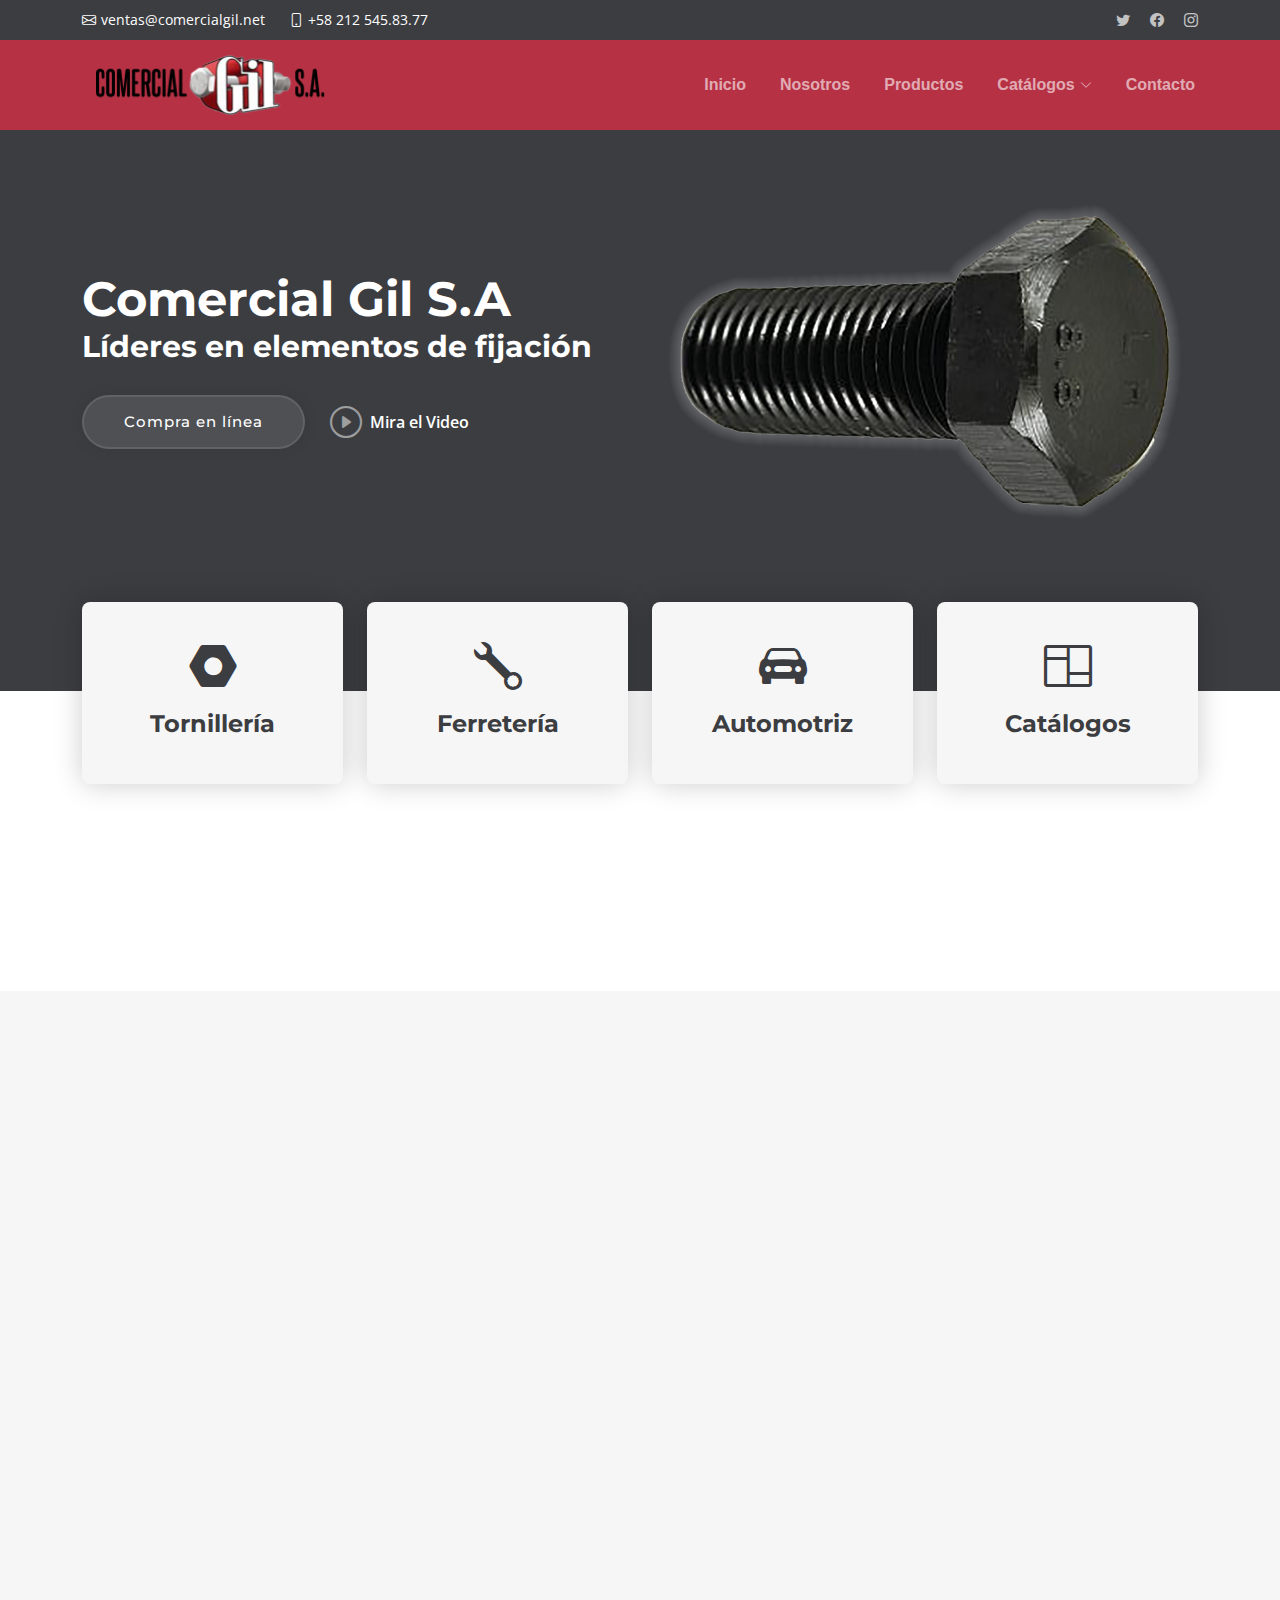
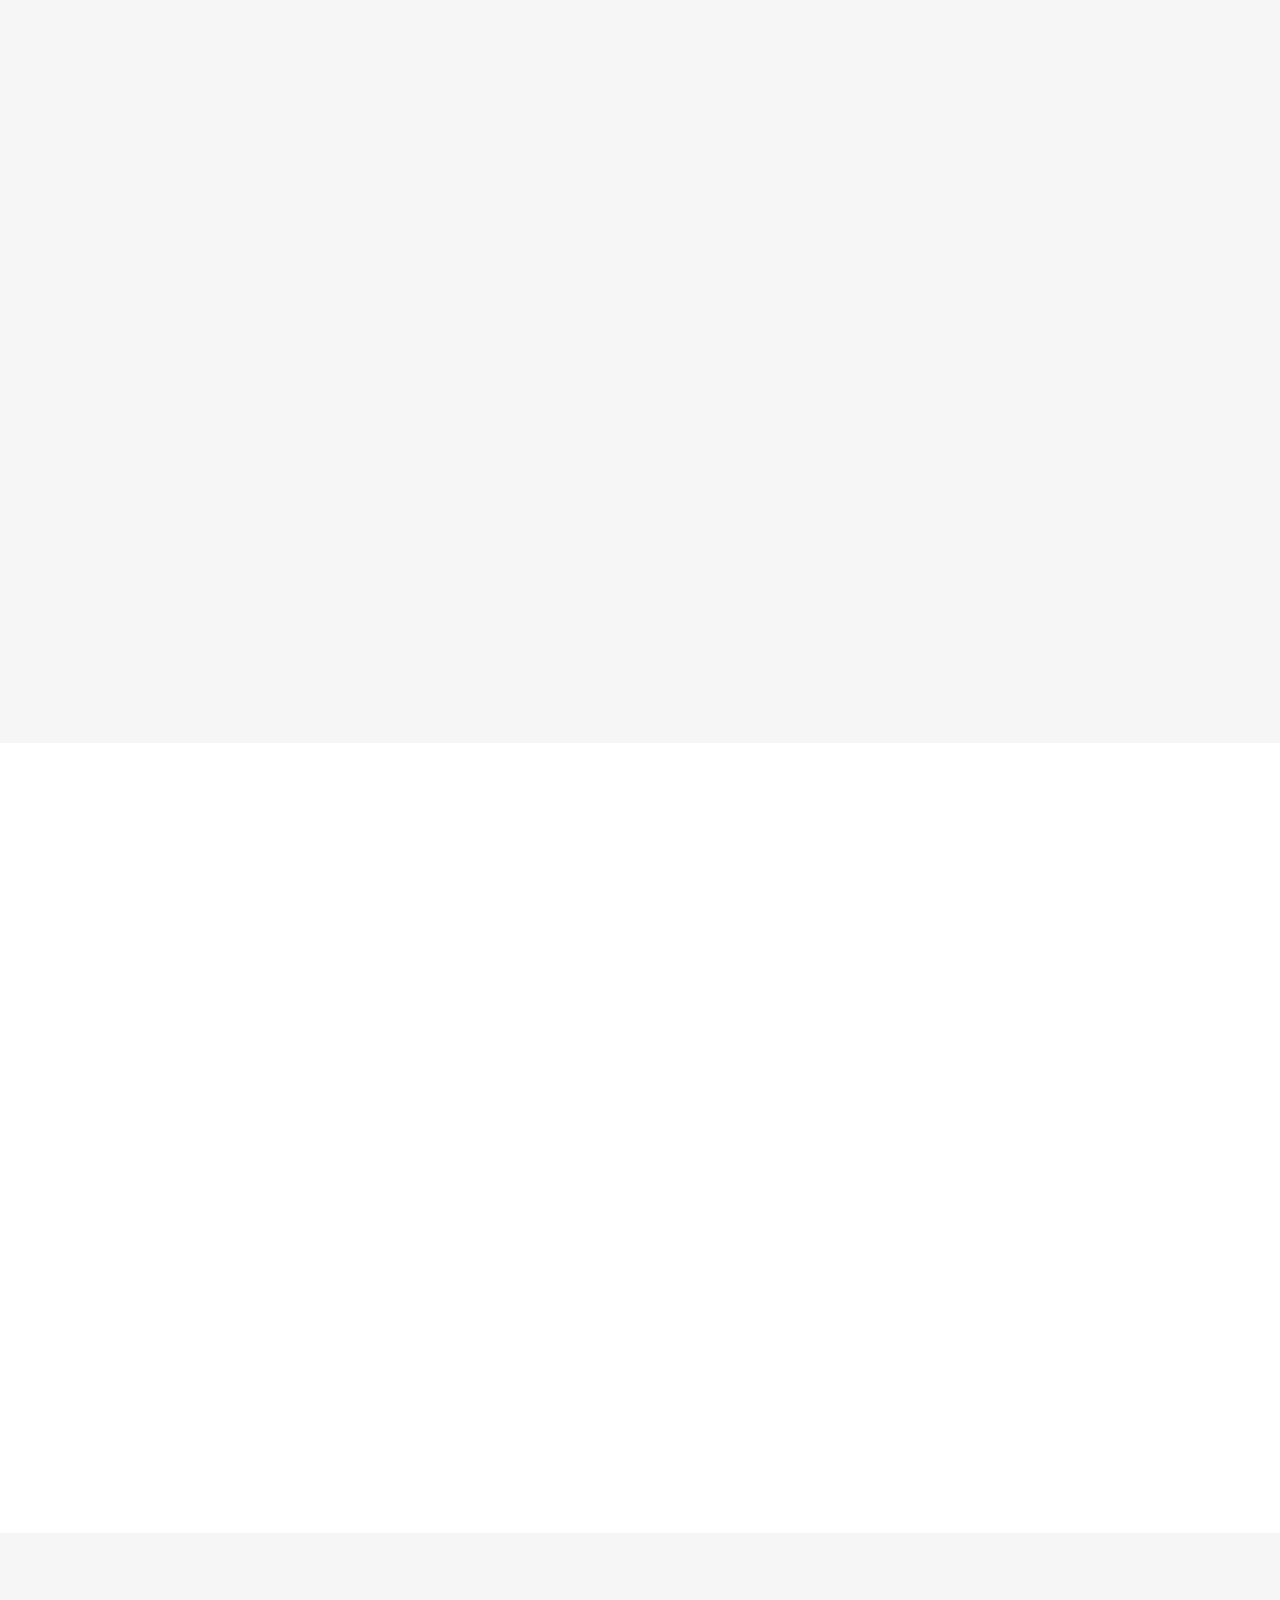
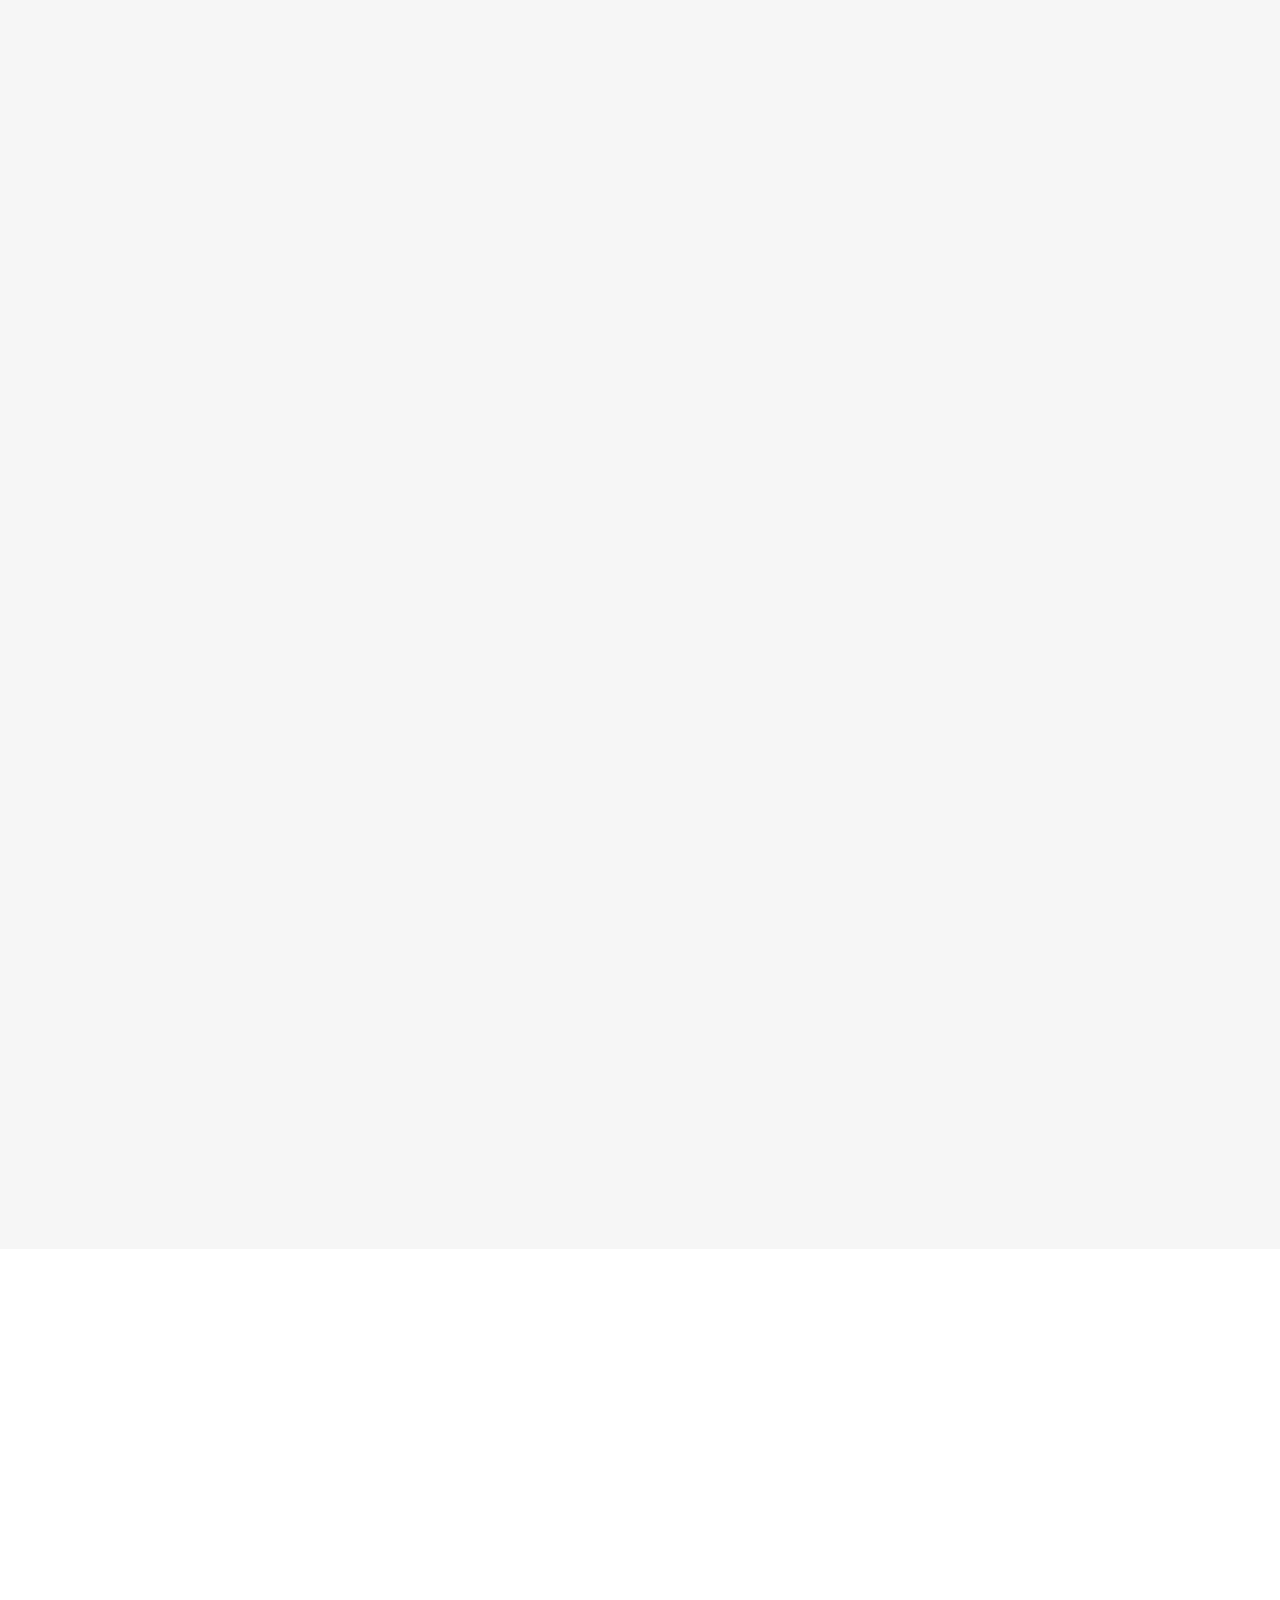
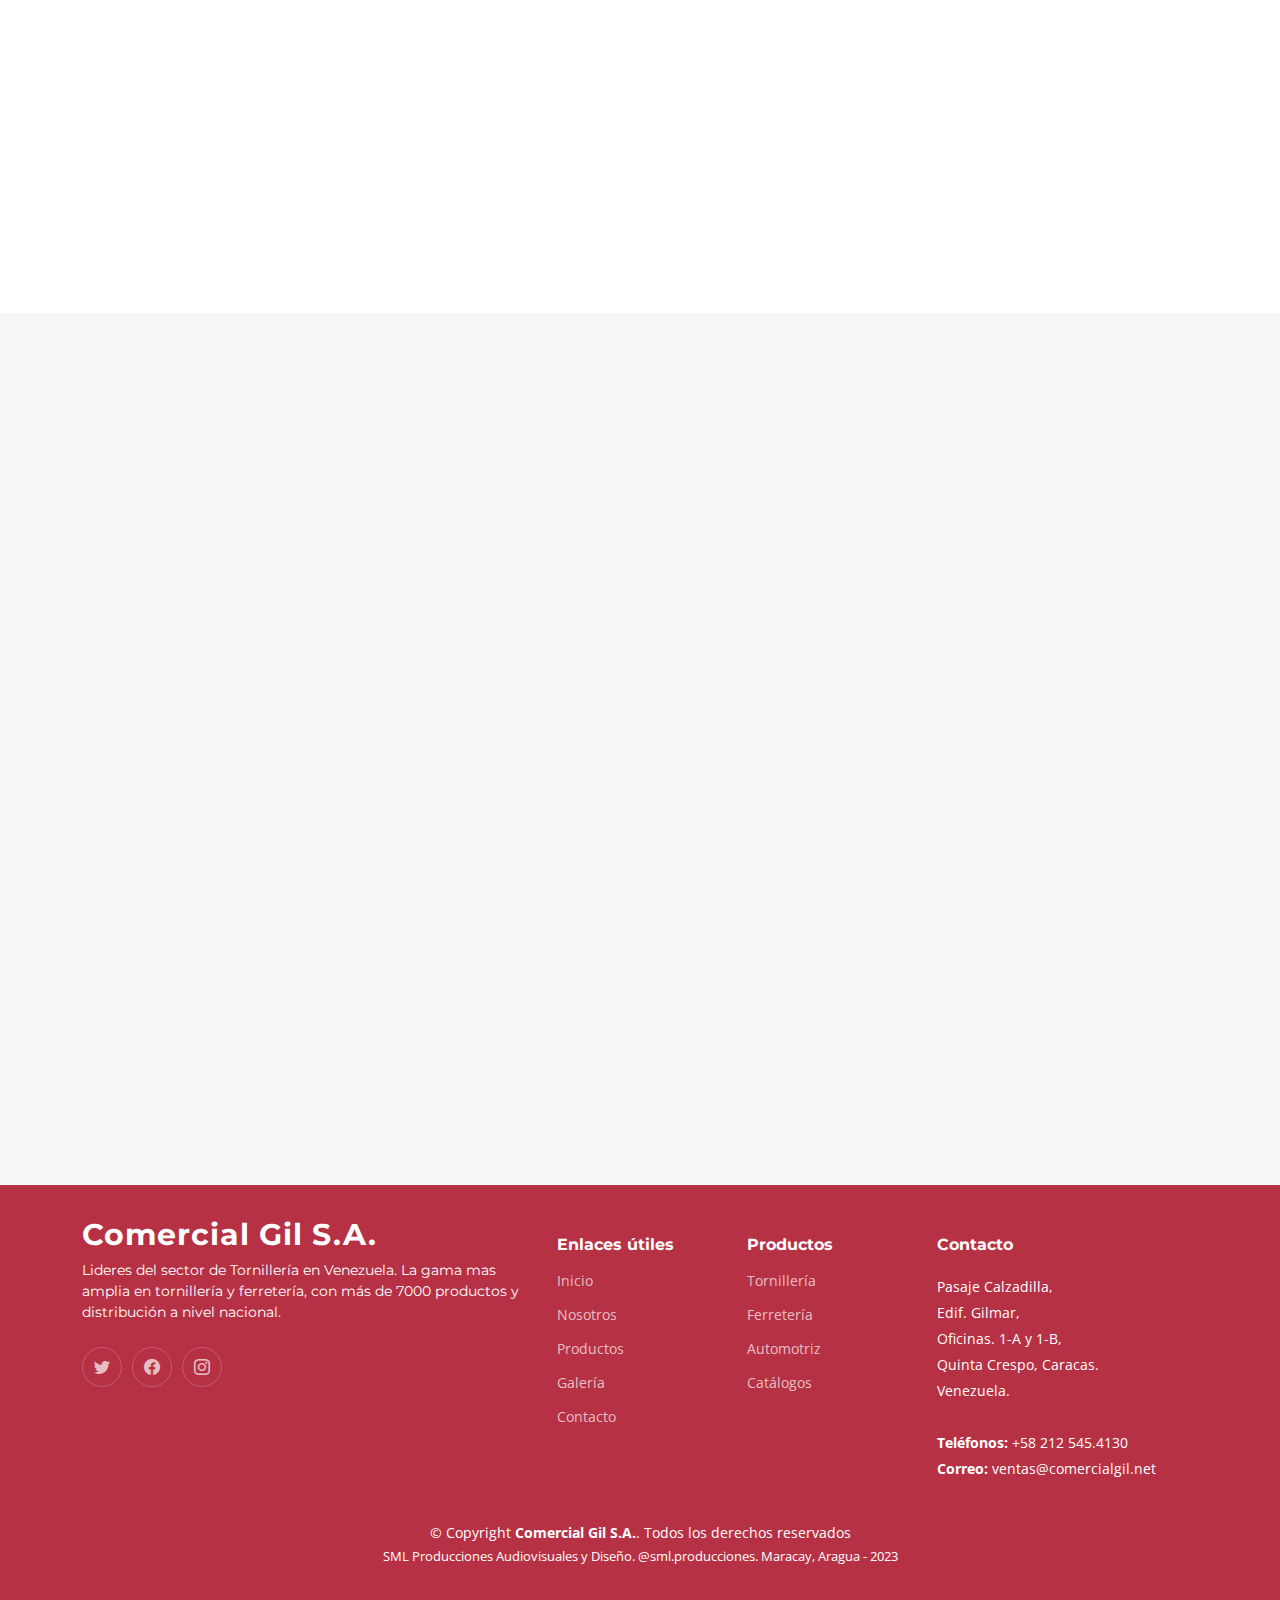
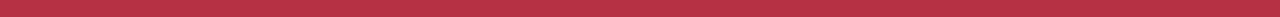
<file: index.html>
<!DOCTYPE html>
<html lang="es-VE">

<head>
  <meta charset="utf-8">
  <meta content="width=device-width, initial-scale=1.0" name="viewport">

  <title>Comercial Gil S.A. - Inicio</title>
  <meta name="description" content="Distribuidor de tornillería y ferretería" >
  <meta name="keywords" content="Comercial Gil, tornillería, ferretería, tornillos, tuercas, herramientas" >

  <!-- Favicons -->
  <link href="assets/img/favicon.png" rel="icon">
  <link href="assets/img/apple-touch-icon.png" rel="apple-touch-icon">

  <!-- Google Fonts -->
  <link rel="preconnect" href="https://fonts.googleapis.com">
  <link rel="preconnect" href="https://fonts.gstatic.com" crossorigin>
  <link href="https://fonts.googleapis.com/css2?family=Open+Sans:ital,wght@0,300;0,400;0,500;0,600;0,700;1,300;1,400;1,600;1,700&family=Montserrat:ital,wght@0,300;0,400;0,500;0,600;0,700;1,300;1,400;1,500;1,600;1,700&family=Raleway:ital,wght@0,300;0,400;0,500;0,600;0,700;1,300;1,400;1,500;1,600;1,700&display=swap" rel="stylesheet">

  <!-- Vendor CSS Files -->
  <link href="assets/vendor/bootstrap/css/bootstrap.min.css" rel="stylesheet">
  <link href="assets/vendor/bootstrap-icons/bootstrap-icons.css" rel="stylesheet">
  <link href="assets/vendor/aos/aos.css" rel="stylesheet">
  <link href="assets/vendor/glightbox/css/glightbox.min.css" rel="stylesheet">
  <link href="assets/vendor/swiper/swiper-bundle.min.css" rel="stylesheet">

  <!-- Template Main CSS File -->
  <link href="assets/css/main.css" rel="stylesheet">

</head>

<body>
  <!-- ======= Topbar ======= -->
  <!-- ======= Topbar ======= -->
  <!-- ======= Topbar ======= -->
  <section id="topbar" class="topbar d-flex align-items-center">
    <div class="container d-flex justify-content-center justify-content-md-between">
      <div class="contact-info d-flex align-items-center">
        <i class="bi bi-envelope d-flex align-items-center"><a href="mailto:ventas@comercialgil.net">ventas@comercialgil.net</a></i>
        <i class="bi bi-phone d-flex align-items-center ms-4"><span>+58 212 545.83.77</span></i>
      </div>
      <div class="social-links d-none d-md-flex align-items-center">
        <a href="https://twitter.com/comercialgilsa" target="_blank class="twitter"><i class="bi bi-twitter"></i></a>
        <a href="https://www.facebook.com/comercialgilsa" target="_blank class="facebook"><i class="bi bi-facebook"></i></a>
        <a href="https://www.instagram.com/comercialgilsa" target="_blank class="instagram"><i class="bi bi-instagram"></i></a>
        <!-- a href="#" class="linkedin"><i class="bi bi-linkedin"></i></i></a -->
      </div>
    </div>
  </section>
  <!-- End Top Bar -->
  <!-- End Top Bar -->
  <!-- End Top Bar -->




  <!-- Header -->
  <!-- Header -->
  <!-- Header -->
  <header id="header" class="header d-flex align-items-center">

    <div class="container-fluid container-xl d-flex align-items-center justify-content-between">
      <a href="index.html" class="logo d-flex align-items-center">
        <!-- Uncomment the line below if you also wish to use an image logo -->
        <img src="assets/img/logo.png" alt="ComercialGil">
        <!-- h1>Comercial Gil S<span>.</span>A<span>.</span></h1 -->
      </a>
      <nav id="navbar" class="navbar">
        <ul>
          <li><a href="#">Inicio</a></li>
          <li><a href="#about">Nosotros</a></li>
          <li><a href="#portfolio">Productos</a></li>
          <li class="dropdown"><a href="#"><span>Catálogos</span> <i class="bi bi-chevron-down dropdown-indicator"></i></a>
            <ul>
              <li><a href="tornilleria/index.html">Tornillería</a></li>
              <li><a href="ferreteria/index.html">Ferretería</a></li>
              <li><a href="automotriz/index.html">Automotriz</a></li>
              <!-- li class="dropdown"><a href="#"><span>Deep Drop Down</span> <i class="bi bi-chevron-down dropdown-indicator"></i></a>
                <ul>
                  <li><a href="#">Deep Drop Down 1</a></li>
                  <li><a href="#">Deep Drop Down 2</a></li>
                  <li><a href="#">Deep Drop Down 3</a></li>
                  <li><a href="#">Deep Drop Down 4</a></li>
                  <li><a href="#">Deep Drop Down 5</a></li>
                </ul>
              </li -->
            </ul>
          </li>
          <li><a href="#contact">Contacto</a></li>
        </ul>
      </nav><!-- .navbar -->

      <i class="mobile-nav-toggle mobile-nav-show bi bi-list"></i>
      <i class="mobile-nav-toggle mobile-nav-hide d-none bi bi-x"></i>

    </div>
  </header>
  <!-- End Header -->
  <!-- End Header -->
  <!-- End Header -->





  <!-- ======= Hero Section ======= -->
  <!-- ======= Hero Section ======= -->
  <!-- ======= Hero Section ======= -->
  <section id="hero" class="hero">
    <div class="container position-relative">
      <div class="row gy-5" data-aos="fade-in">
        <div class="col-lg-6 order-2 order-lg-1 d-flex flex-column justify-content-center text-center text-lg-start">
          <h2>Comercial Gil S.A<br><h3><span>Líderes en elementos de fijación</span></h3></h2>

          <div class="d-flex justify-content-center justify-content-lg-start">
            <a href="#about" class="btn-get-started">Compra en línea</a>
            <a href="https://youtu.be/4HXMK_MS0vY" class="glightbox btn-watch-video d-flex align-items-center"><i class="bi bi-play-circle"></i><span>Mira el Video</span></a>
          </div>
        </div>
        <div class="col-lg-6 order-1 order-lg-2">
          <img src="assets/img/hero-img2.png" class="img-fluid" alt="" data-aos="zoom-out" data-aos-delay="100">
        </div>
      </div>
    </div>

    <div class="icon-boxes position-relative">
      <div class="container position-relative">
        <div class="row gy-4 mt-5">

          <div class="col-xl-3 col-md-6" data-aos="fade-up" data-aos-delay="100">
            <div class="icon-box">
              <!-- div class="icon"><i class="bi bi-easel"></i></div -->
              <!-- div class="icon"><i class="bi bi-hexagon-fill"></i></div -->
              <div class="icon"><i class="bi bi-nut-fill"></i></div>
              <h4 class="title"><a href="tornilleria/index.html" class="stretched-link">Tornillería</a></h4>
            </div>
          </div><!--End Icon Box -->

          <div class="col-xl-3 col-md-6" data-aos="fade-up" data-aos-delay="200">
            <div class="icon-box">
              <!-- div class="icon"><i class="bi bi-gem"></i></div -->
              <!-- div class="icon"><i class="bi bi-tools"></i></div -->
              <div class="icon"><i class="bi bi-wrench"></i></div>
              <h4 class="title"><a href="ferreteria/index.html" class="stretched-link">Ferretería</a></h4>
            </div>
          </div><!--End Icon Box -->

          <div class="col-xl-3 col-md-6" data-aos="fade-up" data-aos-delay="300">
            <div class="icon-box">
              <div class="icon"><i class="bi bi-car-front-fill"></i></div>
              <h4 class="title"><a href="automotriz/index.html" class="stretched-link">Automotriz</a></h4>
            </div>
          </div><!--End Icon Box -->

          <div class="col-xl-3 col-md-6" data-aos="fade-up" data-aos-delay="500">
            <div class="icon-box">
              <div class="icon"><i class="bi bi-columns"></i></div>
              <h4 class="title"><a href="" class="stretched-link">Catálogos</a></h4>
            </div>
          </div><!--End Icon Box -->

        </div>
      </div>
    </div>

    </div>
  </section>
  <!-- End Hero Section -->
  <!-- End Hero Section -->
  <!-- End Hero Section -->



  <!-- #main -->
  <!-- #main -->
  <!-- #main -->
  <main id="main">



    <!-- ======= Clients Section ======= -->
    <section id="clients" class="clients">
      <div class="container" data-aos="zoom-out">

        <div class="clients-slider swiper">
          <div class="swiper-wrapper align-items-center">
            <div class="swiper-slide"><img src="assets/img/clients/client-1.png" class="img-fluid" alt=""></div>
            <div class="swiper-slide"><img src="assets/img/clients/client-2.png" class="img-fluid" alt=""></div>
            <div class="swiper-slide"><img src="assets/img/clients/client-3.png" class="img-fluid" alt=""></div>
            <div class="swiper-slide"><img src="assets/img/clients/client-4.png" class="img-fluid" alt=""></div>
            <div class="swiper-slide"><img src="assets/img/clients/client-5.png" class="img-fluid" alt=""></div>
            <div class="swiper-slide"><img src="assets/img/clients/client-6.png" class="img-fluid" alt=""></div>
            <div class="swiper-slide"><img src="assets/img/clients/client-7.png" class="img-fluid" alt=""></div>
            <div class="swiper-slide"><img src="assets/img/clients/client-8.png" class="img-fluid" alt=""></div>
          </div>
        </div>

      </div>
    </section>
    <!-- End Clients Section -->








    <!-- ======= Stats Counter Section ======= -->
    <!--section id="stats-counter" class="stats-counter">
      <div class="container" data-aos="fade-up">

        <div class="row gy-4 align-items-center">

          <div class="col-lg-6">
            <img src="assets/img/stats-img.svg" alt="" class="img-fluid">
          </div>

          <div class="col-lg-6">

            <div class="stats-item d-flex align-items-center">
              <span data-purecounter-start="0" data-purecounter-end="232" data-purecounter-duration="1" class="purecounter"></span>
              <p><strong>Happy Clients</strong> consequuntur quae diredo para mesta</p>
            </div>
     

            <div class="stats-item d-flex align-items-center">
              <span data-purecounter-start="0" data-purecounter-end="521" data-purecounter-duration="1" class="purecounter"></span>
              <p><strong>Projects</strong> adipisci atque cum quia aut</p>
            </div>
            

            <div class="stats-item d-flex align-items-center">
              <span data-purecounter-start="0" data-purecounter-end="453" data-purecounter-duration="1" class="purecounter"></span>
              <p><strong>Hours Of Support</strong> aut commodi quaerat</p>
            </div>
            

          </div>

        </div>

      </div>
    </section -->
    <!-- End Stats Counter Section -->








    <!-- ======= About Us Section ======= -->
    <section id="about" class="about sections-bg">
      <div class="container" data-aos="fade-up">

        <div class="section-header">
          <h2>Sobre nosotros</h2>
          <p>Somos lideres del sector de Tornillería en Venezuela, operamos desde el año 1.965, con sede principal en el Pasaje Calzadilla, Sector Quinta Crespo de la ciudad de Caracas.</p>
          <p>Tenemos la gama mas amplia en tornillería y ferretería, con más de 7000 productos y distribución a nivel nacional.</p>
          <p>Nuestro objetivo es satisfacer las necesidades que tengan nuestros clientes en su ramo de operación bajo las mejores condiciones y en el menor tiempo.</p>
          <p>Ofrecemos servicio a personas, empresas y comercios porque somos mayoristas.</p>
          <p>Confiamos en nuestro personal y en la mística del buen servicio.</p>

        </div>

        <div class="row gy-4">
          <div class="col-lg-6">
            <h3>En nuestra empresa, los valores son el pilar de nuestro éxito.</h3>

            <p class="fst-italic">
              Descubre cómo la satisfacción del cliente, la excelencia, la integridad, el trabajo en equipo y la mejora continua nos guían en cada paso que damos.
            </p>

            <img src="assets/img/about.jpg" class="img-fluid rounded-4 mb-4" alt="">

            <div class="content ps-0 ps-lg-5">
              <ul>
                <li><i class="bi bi-check-circle-fill"></i> Satisfacción al Cliente</li>
                <p>Nos esforzamos por superar las expectativas de nuestros clientes en cada interacción. Su satisfacción es nuestra prioridad, y trabajamos arduamente para entender y satisfacer sus necesidades, brindándoles un servicio excepcional y productos de alta calidad.</p>
                <li><i class="bi bi-check-circle-fill"></i> Excelencia</li>
                <p>Buscamos la excelencia en todo lo que hacemos. Nos esforzamos por alcanzar los más altos estándares en la calidad de nuestros productos, en la eficiencia de nuestros procesos y en la atención al cliente. Nos retamos constantemente para mejorar y superar nuestras propias metas.</p>
              </ul>

            </div>
          </div>

          <div class="col-lg-6">
            <div class="content ps-0 ps-lg-5">
              <ul>
                <li><i class="bi bi-check-circle-fill"></i> Integridad</li>
                <p>La integridad es el fundamento de nuestras relaciones comerciales. Nos comprometemos a ser honestos, éticos y transparentes en todas nuestras interacciones, tanto con nuestros clientes como con nuestros colaboradores. Valoramos la confianza que depositan en nosotros y trabajamos para mantenerla en todo momento.</p>
                <li><i class="bi bi-check-circle-fill"></i> Trabajo en equipo</li>
                <p>Creemos que el trabajo en equipo es esencial para lograr el éxito. Fomentamos un entorno colaborativo donde cada miembro del equipo aporta sus fortalezas individuales para alcanzar metas comunes. Valoramos la diversidad de ideas y experiencias, y nos apoyamos mutuamente para alcanzar resultados excepcionales.</p>
                <li><i class="bi bi-check-circle-fill"></i> Mejora contínua</li>
                <p>La mejora continua es parte integral de nuestra cultura empresarial. Nos desafiamos a nosotros mismos a aprender, crecer y evolucionar constantemente. Buscamos oportunidades para innovar, optimizar nuestros procesos y estar a la vanguardia de las últimas tendencias en la industria.</p>
              </ul>

              <div class="position-relative mt-4">
                <img src="assets/img/about-2.jpg" class="img-fluid rounded-4" alt="">

                
                <a href="https://youtu.be/4HXMK_MS0vY" class="glightbox play-btn"></a>
                <!-- a href="https://www.youtube.com/watch?v=LXb3EKWsInQ" class="glightbox play-btn"></a -->
              </div>
            </div>
          </div>
        </div>

      </div>
    </section><!-- End About Us Section -->















    <!-- ======= Our Team Section ======= -->
    <section id="team" class="team">
      <div class="container" data-aos="fade-up">

        <div class="section-header">
          <h2>Descarga nuestros Catálogos</h2>
          <p>Explora nuestro catálogo completo: Descarga nuestras opciones en tornillos, artículos de ferretería y automotriz.<br>
            Encuentra todo lo que necesitas en un solo lugar y descubre nuestra amplia gama de productos.</p>
        </div>

        <div class="row gy-4">

          <div class="col-xl-4 col-md-4 d-flex" data-aos="fade-up" data-aos-delay="100">
            <div class="member">
              <img src="assets/img/catalogo/pdf-1.jpg" class="img-fluid" alt="">
              <h4>Tornillería</h4>
              <span>CATÁLOGO PDF</span>
              <div class="social">
                <a href="catalogos/catalogo-tornilleria.pdf"  target="_blank"  download="catalogo-tornilleria"><i class="bi bi-download"></i></a>
              </div>
            </div>
          </div><!-- End Team Member -->

          <div class="col-xl-4 col-md-4 d-flex" data-aos="fade-up" data-aos-delay="200">
            <div class="member">
              <img src="assets/img/catalogo/pdf-2.jpg" class="img-fluid" alt="">
              <h4>Ferretería</h4>
              <span>CATÁLOGO PDF</span>
              <div class="social">
                <a href="catalogos/catalogo-ferreteria.pdf"  target="_blank"  download="catalogo-ferreteria"><i class="bi bi-download"></i></a>



              </div>
            </div>
          </div><!-- End Team Member -->

          <div class="col-xl-4 col-md-4 d-flex" data-aos="fade-up" data-aos-delay="300">
            <div class="member">
              <img src="assets/img/catalogo/pdf-3.jpg" class="img-fluid" alt="">
              <h4>Automotriz</h4>
              <span>CATÁLOGO PDF</span>
              <div class="social">
                <a href=""><i class="bi bi-download"></i></a>
              </div>
            </div>
          </div><!-- End Team Member -->


        </div>

      </div>
    </section><!-- End Our Team Section -->










    <!-- ======= Our Services Section ======= -->
    <section id="services" class="services sections-bg">
      <div class="container" data-aos="fade-up">

        <div class="section-header">
          <h2>Permítenos ser parte de tu crecimiento</h2>
            <p>
               "Únete a nuestro éxito y crecimiento. Te ofrecemos una oportunidad única.
                Con despacho a todo el Territorio Nacional, disponibilidad inmediata de productos y un servicio excepcional,
                estamos comprometidos en satisfacer tus necesidades de manera personalizada.
                Descubre cómo podemos ser tu aliado ideal en el mundo de la tornillería y ferretería para juntos alcanzar el éxito."
            </p>
        </div>

        <div class="row gy-4" data-aos="fade-up" data-aos-delay="100">

          <div class="col-lg-3 col-md-6">
            <div class="service-item  position-relative">
              <div class="icon">
                <i class="bi bi-truck"></i>
              </div>
              <h3>Despacho</h3>
              <p>Despacho a todo el Territorio Nacional.</p>
            </div>
          </div><!-- End Service Item -->

          <div class="col-lg-3 col-md-6">
            <div class="service-item position-relative">
              <div class="icon">
                <i class="bi bi-shop"></i>
              </div>
              <h3>Disponibilidad</h3>
              <p>Material de entrega inmediata y por pedidos.</p>
            </div>
          </div><!-- End Service Item -->

          <div class="col-lg-3 col-md-6">
            <div class="service-item position-relative">
              <div class="icon">
                <i class="bi bi-wechat"></i>
              </div>
              <h3>Servicio</h3>
              <p>Especializado y Personalizado para cada necesidad.</p>
            </div>
          </div><!-- End Service Item -->

          <div class="col-lg-3 col-md-6">
            <div class="service-item position-relative">
              <div class="icon">
                <i class="bi bi-eyeglasses"></i>
              </div>
              <h3>Atención</h3>
              <p>Por diversos medios para garantizar su satisfacción.</p>
            </div>
          </div><!-- End Service Item -->

          <!-- End Service Item -->

        </div>

      </div>
    </section><!-- End Our Services Section -->













        <!-- ======= Our Services Section ======= -->
        <section id="services" class="services sections-bg">
          <div class="container" data-aos="fade-up">
    
            <div class="section-header">
              <h2>Misión y Visión</h2>
              <!-- p>Aperiam dolorum et et wuia molestias qui eveniet numquam nihil porro incidunt dolores placeat sunt id nobis omnis tiledo stran delop</p -->
            </div>
    
            <div class="row gy-4" data-aos="fade-up" data-aos-delay="100">
    
              <div class="col-lg-6 col-md-6">
                <div class="service-item  position-relative">
                  <div class="icon">
                    <i class="bi bi-activity"></i>
                  </div>
                  <h3>Misión</h3>
                  <p>Satisfacer las necesidades de nuestros clientes, ofreciéndoles productos y servicios que excedan sus expectativas, apoyado con los más altos estándares de calidad, alta disponibilidad de inventario y con la mejor relación precio valor, además de un alto nivel de eficiencia en la gestión de negocios, impulsada por un constante mejoramiento de continuo.</p>
                  <a href="#" class="readmore stretched-link">Ver más <i class="bi bi-arrow-right"></i></a>
                </div>
              </div><!-- End Service Item -->
    
              <div class="col-lg-6 col-md-6">
                <div class="service-item position-relative">
                  <div class="icon">
                    <i class="bi bi-broadcast"></i>
                  </div>
                  <h3>Visión</h3>
                  <p>Ser la empresa líder en la comercialización y distribución del ramo de la tornillería en Venezuela, promoviendo convenios que permitan el mejoramiento constante de la calidad de nuestros productos y procesos, con el fin de crear relaciones de mutuo beneficio para nuestros clientes, proveedores, personal y accionistas.</p>
                  <a href="#" class="readmore stretched-link">Ver más <i class="bi bi-arrow-right"></i></a>
                </div>
              </div><!-- End Service Item -->
              <!-- End Service Item -->
    
            </div>
    
          </div>
        </section><!-- End Our Services Section -->




















    <!-- ======= Frequently Asked Questions Section ======= -->
    <section id="faq" class="faq">
      <div class="container" data-aos="fade-up">

        <div class="row gy-4">

          <div class="col-lg-4">
            <div class="content px-xl-5">
              <h3>Preguntas <strong>frecuentes</strong></h3>
              <p>
                Resolvemos tus dudas: Preguntas frecuentes sobre nuestros productos y servicios.
              </p>
            </div>
          </div>

          <div class="col-lg-8">

            <div class="accordion accordion-flush" id="faqlist" data-aos="fade-up" data-aos-delay="100">

              <div class="accordion-item">
                <h3 class="accordion-header">
                  <button class="accordion-button collapsed" type="button" data-bs-toggle="collapse" data-bs-target="#faq-content-1">
                    <span class="num">1.</span>
                    ¿Cuál es el proceso de compra al por mayor y qué requisitos se deben cumplir?
                  </button>
                </h3>
                <div id="faq-content-1" class="accordion-collapse collapse" data-bs-parent="#faqlist">
                  <div class="accordion-body">
                    respuesta 1
                  </div>
                </div>
              </div><!-- # Faq item-->

              <div class="accordion-item">
                <h3 class="accordion-header">
                  <button class="accordion-button collapsed" type="button" data-bs-toggle="collapse" data-bs-target="#faq-content-2">
                    <span class="num">2.</span>
                    ¿Cuál es la gama de productos que distribuyen y qué categorías de tornillos y artículos de ferretería tienen disponibles?
                  </button>
                </h3>
                <div id="faq-content-2" class="accordion-collapse collapse" data-bs-parent="#faqlist">
                  <div class="accordion-body">
                    respuesta 2
                  </div>
                </div>
              </div><!-- # Faq item-->

              <div class="accordion-item">
                <h3 class="accordion-header">
                  <button class="accordion-button collapsed" type="button" data-bs-toggle="collapse" data-bs-target="#faq-content-3">
                    <span class="num">3.</span>
                    ¿Cuáles son los plazos de entrega para los pedidos al por mayor y cómo se realiza el envío?
                  </button>
                </h3>
                <div id="faq-content-3" class="accordion-collapse collapse" data-bs-parent="#faqlist">
                  <div class="accordion-body">
                    respuesta 3
                  </div>
                </div>
              </div><!-- # Faq item-->

              <div class="accordion-item">
                <h3 class="accordion-header">
                  <button class="accordion-button collapsed" type="button" data-bs-toggle="collapse" data-bs-target="#faq-content-4">
                    <span class="num">4.</span>
                    ¿Ofrecen descuentos por volumen de compra y cuál es la política de precios para clientes mayoristas?
                  </button>
                </h3>
                <div id="faq-content-4" class="accordion-collapse collapse" data-bs-parent="#faqlist">
                  <div class="accordion-body">
                    respuesta 4
                  </div>
                </div>
              </div><!-- # Faq item-->

              <div class="accordion-item">
                <h3 class="accordion-header">
                  <button class="accordion-button collapsed" type="button" data-bs-toggle="collapse" data-bs-target="#faq-content-5">
                    <span class="num">5.</span>
                    ¿Qué medidas toman para garantizar la calidad de los productos que distribuyen y cómo gestionan los posibles problemas o devoluciones?
                  </button>
                </h3>
                <div id="faq-content-5" class="accordion-collapse collapse" data-bs-parent="#faqlist">
                  <div class="accordion-body">
                    respuesta 5
                  </div>
                </div>
              </div><!-- # Faq item-->

            </div>

          </div>
        </div>

      </div>
    </section><!-- End Frequently Asked Questions Section -->


    





    <!-- ======= Contact Section ======= -->
    <section id="contact" class="contact sections-bg">
      <div class="container" data-aos="fade-up">

        <div class="section-header">
          <h2>Contacto</h2>
          <p>¡Déjanos ayudarte! Estamos aquí para responder tus preguntas y brindarte el mejor servicio posible. No dudes en ponerte en contacto con nosotros.</p>
        </div>

        <div class="row gx-lg-0 gy-4">


          <div class="col-lg-3">
          </div>


          <div class="col-lg-6">
            <div class="info-container d-flex flex-column align-items-center justify-content-center">
              <div class="info-item d-flex">
                <i class="bi bi-geo-alt flex-shrink-0"></i>
                <div>
                  <h4>Ubicación:</h4>
                  <p>
                    Pasaje Calzadilla,<br>
                    Edif. Gilmar,<br>
                    Oficinas. 1-A y 1-B,<br>
                    Quinta Crespo, Caracas.<br>
                    Venezuela.<br><br>  
                  </p>
                </div>
              </div><!-- End Info Item -->

              <div class="info-item d-flex">
                <i class="bi bi-envelope flex-shrink-0"></i>
                <div>
                  <h4>Correo:</h4>
                  <p>ventas@comercialgil.net</p>
                </div>
              </div><!-- End Info Item -->

              <div class="info-item d-flex">
                <i class="bi bi-phone flex-shrink-0"></i>
                <div>
                  <h4>Teléfonos:</h4>
                  <p>+58 212 545.4130</p>
                </div>
              </div><!-- End Info Item -->

              <div class="info-item d-flex">
                <i class="bi bi-clock flex-shrink-0"></i>
                <div>
                  <h4>Horario:</h4>
                  <p>Mon-Sat: 11AM - 23PM</p>
                </div>
              </div><!-- End Info Item -->
            </div>
          </div>


          <div class="col-lg-3">
          </div>


          <!-- Contact Form -->
          <!-- Contact Form -->
          <!-- div class="col-lg-8">
            <form action="forms/contact.php" method="post" role="form" class="php-email-form">
              <div class="row">
                <div class="col-md-6 form-group">
                  <input type="text" name="name" class="form-control" id="name" placeholder="Your Name" required>
                </div>
                <div class="col-md-6 form-group mt-3 mt-md-0">
                  <input type="email" class="form-control" name="email" id="email" placeholder="Your Email" required>
                </div>
              </div>
              <div class="form-group mt-3">
                <input type="text" class="form-control" name="subject" id="subject" placeholder="Subject" required>
              </div>
              <div class="form-group mt-3">
                <textarea class="form-control" name="message" rows="7" placeholder="Message" required></textarea>
              </div>
              <div class="my-3">
                <div class="loading">Loading</div>
                <div class="error-message"></div>
                <div class="sent-message">Your message has been sent. Thank you!</div>
              </div>
              <div class="text-center"><button type="submit">Send Message</button></div>
            </form>
          </div -->
          <!-- End Contact Form -->
          <!-- End Contact Form -->


        </div>

      </div>
    </section><!-- End Contact Section -->

  </main>
  <!-- End #main -->
  <!-- End #main -->
  <!-- End #main -->
  <!-- End #main -->






  <!-- ======= Footer ======= -->
  <footer id="footer" class="footer">

    <div class="container">
      <div class="row gy-4">
        <div class="col-lg-5 col-md-12 footer-info">
          <a href="index.html" class="logo d-flex align-items-center">
            <span>Comercial Gil S.A.</span>
          </a>
          <p>
            Lideres del sector de Tornillería en Venezuela.
            La gama mas amplia en tornillería y ferretería, con más de 7000 productos y distribución a nivel nacional.
          </p>
          <div class="social-links d-flex mt-4">
            <a href="https://twitter.com/comercialgilsa" class="twitter" target="_blank"><i class="bi bi-twitter"></i></a>
            <a href="https://www.facebook.com/comercialgilsa" class="facebook" target="_blank"><i class="bi bi-facebook"></i></a>
            <a href="https://www.instagram.com/comercialgilsa" class="instagram" target="_blank"><i class="bi bi-instagram"></i></a>
            <!-- a href="#" class="linkedin" target="_blank"><i class="bi bi-linkedin"></i></a -->
          </div>
        </div>

        <div class="col-lg-2 col-6 footer-links">
          <h4>Enlaces útiles</h4>
          <ul>
            <li><a href="index.html">Inicio</a></li>
            <li><a href="#about">Nosotros</a></li>
            <li><a href="productos/index.html">Productos</a></li>
            <li><a href="#">Galería</a></li>
            <li><a href="#contact">Contacto</a></li>
          </ul>
        </div>

        <div class="col-lg-2 col-6 footer-links">
          <h4>Productos</h4>
          <ul>
            <li><a href="tornilleria/index.html">Tornillería</a></li>
            <li><a href="ferreteria/index.html">Ferretería</a></li>
            <li><a href="automotriz/index.html">Automotriz</a></li>
            <li><a href="catalogos/index.html">Catálogos</a></li>
          </ul>
        </div>

        <div class="col-lg-3 col-md-12 footer-contact text-center text-md-start">
          <h4>Contacto</h4>
          <p>
            Pasaje Calzadilla,<br>
            Edif. Gilmar,<br>
            Oficinas. 1-A y 1-B,<br>
            Quinta Crespo, Caracas.<br>
            Venezuela.<br><br>
            <strong>Teléfonos:</strong> +58 212 545.4130<br>
            <strong>Correo:</strong> ventas@comercialgil.net<br>
          </p>

        </div>

      </div>
    </div>

    <div class="container mt-4">
      <div class="copyright">
        &copy; Copyright <strong><span>Comercial Gil S.A.</span></strong>. Todos los derechos reservados
      </div>
      <div class="credits">
        SML Producciones Audiovisuales y Diseño. @sml.producciones. Maracay, Aragua - 2023</a>      </div>
    </div>

  </footer><!-- End Footer -->
  <!-- End Footer -->

  <a href="#" class="scroll-top d-flex align-items-center justify-content-center"><i class="bi bi-arrow-up-short"></i></a>

  <div id="preloader"></div>

  <!-- Vendor JS Files -->
  <script src="assets/vendor/bootstrap/js/bootstrap.bundle.min.js"></script>
  <script src="assets/vendor/aos/aos.js"></script>
  <script src="assets/vendor/glightbox/js/glightbox.min.js"></script>
  <script src="assets/vendor/purecounter/purecounter_vanilla.js"></script>
  <script src="assets/vendor/swiper/swiper-bundle.min.js"></script>
  <script src="assets/vendor/isotope-layout/isotope.pkgd.min.js"></script>
  <script src="assets/vendor/php-email-form/validate.js"></script>

  <!-- Template Main JS File -->
  <script src="assets/js/main.js"></script>

</body>

</html>
</file>
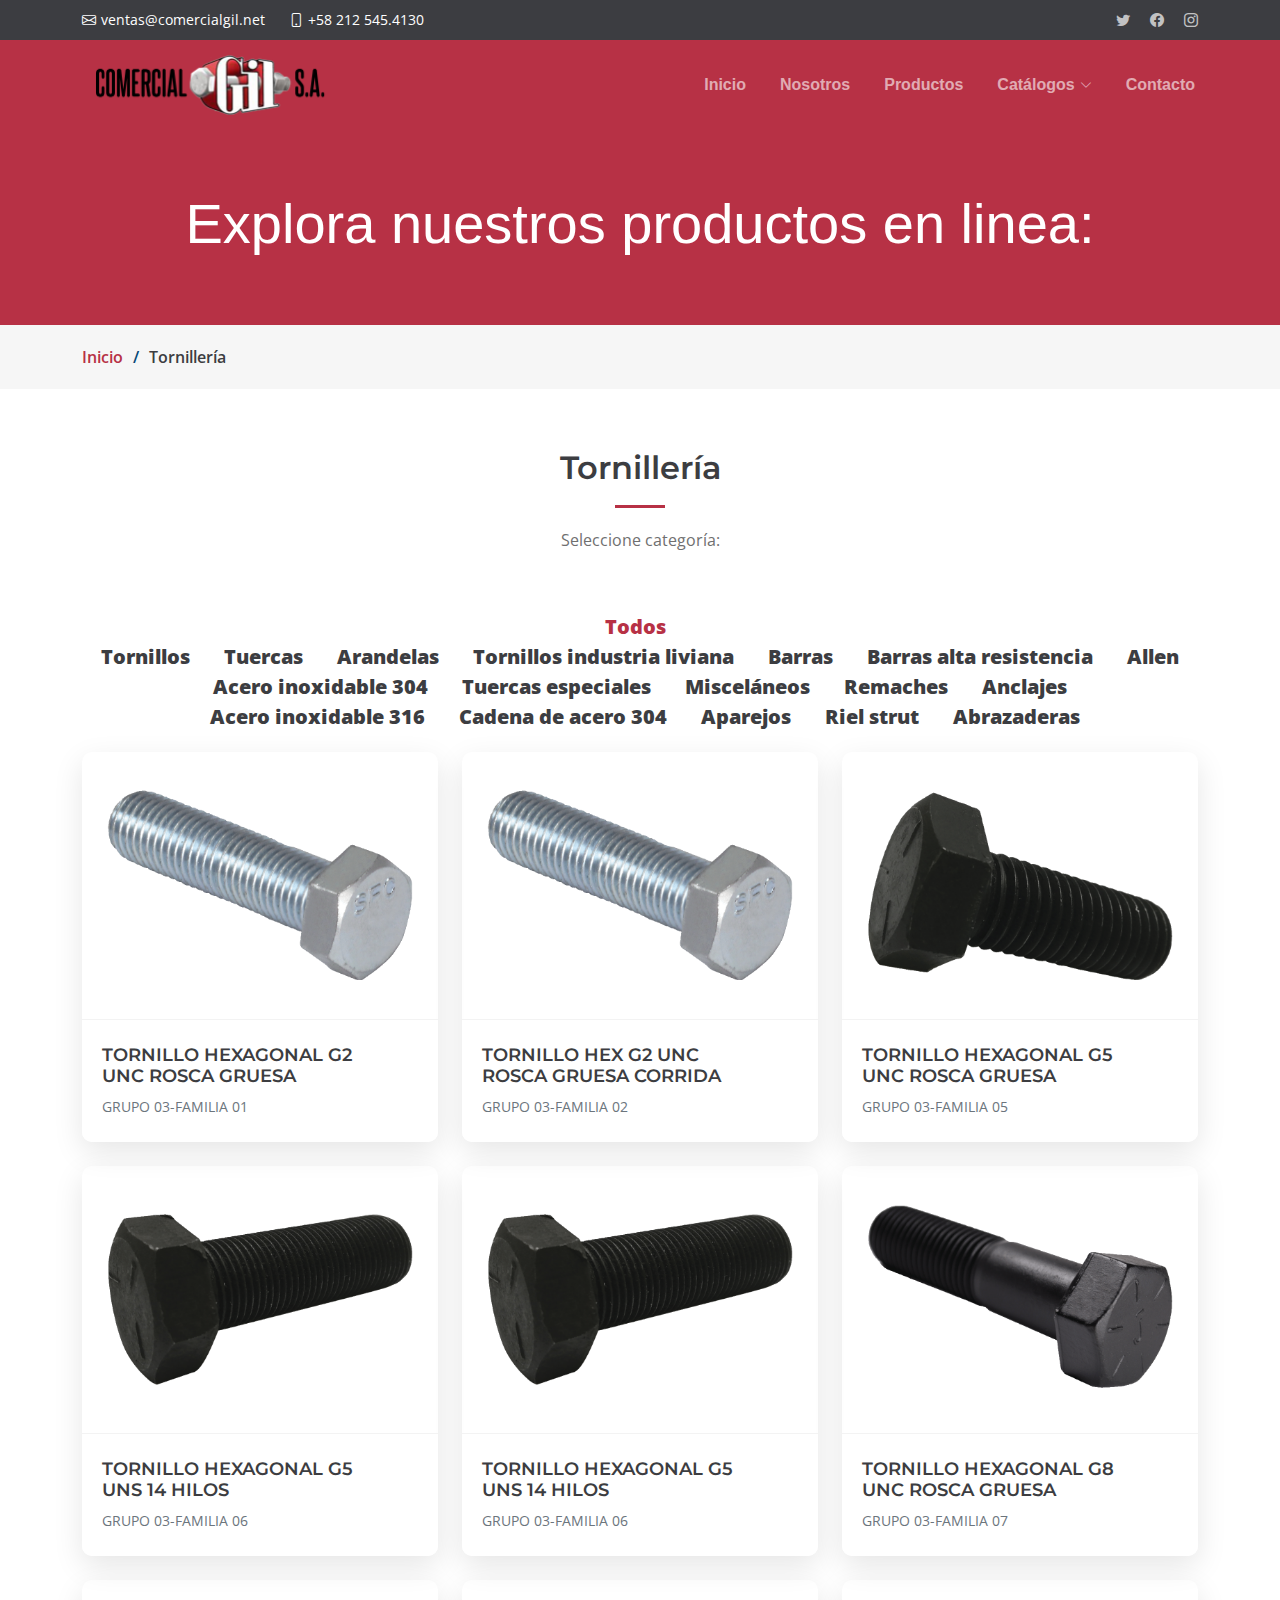
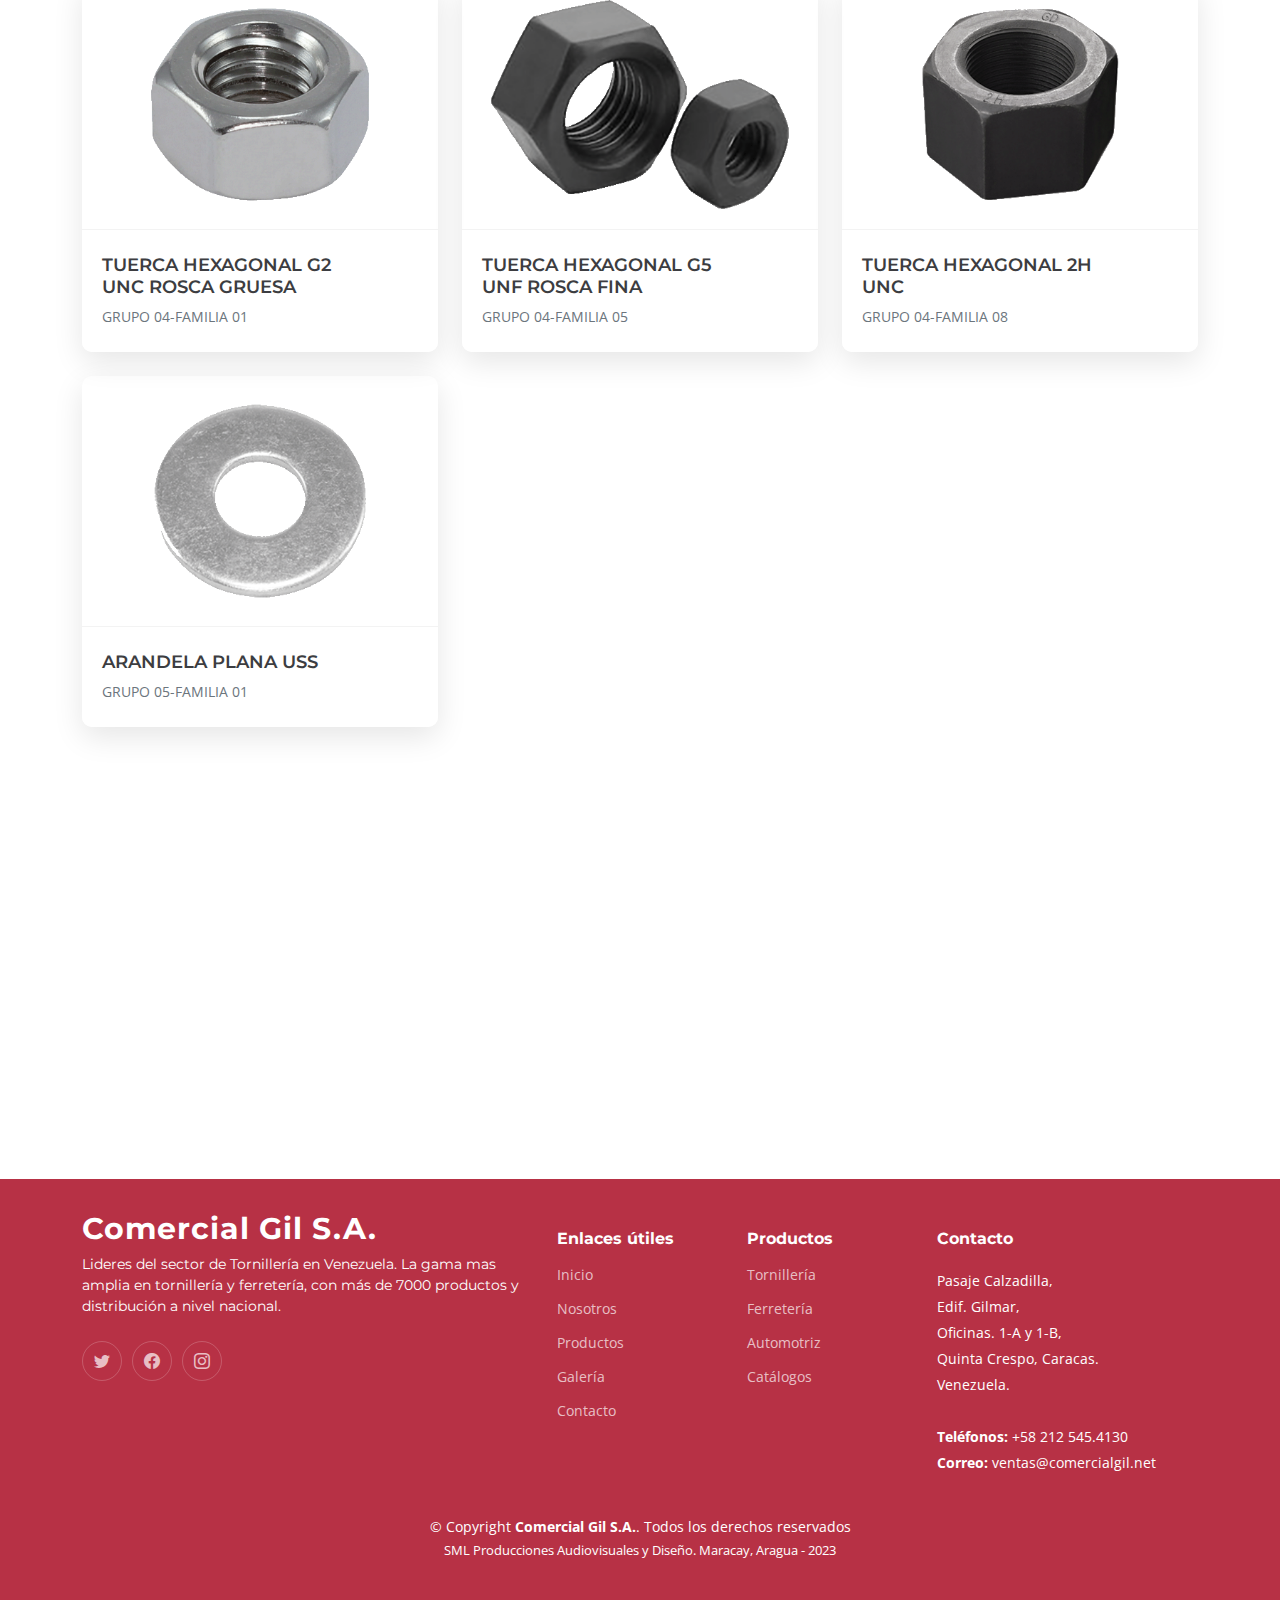
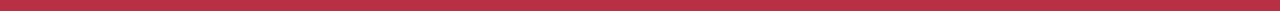
<file: automotriz/index.html>
<!DOCTYPE html>
<html lang="es-VE">




<head>
  <meta charset="utf-8">
  <meta content="width=device-width, initial-scale=1.0" name="viewport">

  <title>Tornillería - Comercial Gil S.A.</title>
  <meta name="description" content="Distribuidor de tornillería y ferretería" >
  <meta name="keywords" content="Comercial Gil, tornillería, ferretería, tornillos, tuercas, llave, hexagonal" >

  <!-- Favicons -->
  <link href="../assets/img/favicon.png" rel="icon">
  <link href="../assets/img/apple-touch-icon.png" rel="apple-touch-icon">

  <!-- Google Fonts -->
  <link rel="preconnect" href="https://fonts.googleapis.com">
  <link rel="preconnect" href="https://fonts.gstatic.com" crossorigin>
  <link href="https://fonts.googleapis.com/css2?family=Open+Sans:ital,wght@0,300;0,400;0,500;0,600;0,700;1,300;1,400;1,600;1,700&family=Montserrat:ital,wght@0,300;0,400;0,500;0,600;0,700;1,300;1,400;1,500;1,600;1,700&family=Raleway:ital,wght@0,300;0,400;0,500;0,600;0,700;1,300;1,400;1,500;1,600;1,700&display=swap" rel="stylesheet">

  <!-- Vendor CSS Files -->
  <link href="../assets/vendor/bootstrap/css/bootstrap.min.css" rel="stylesheet">
  <link href="../assets/vendor/bootstrap-icons/bootstrap-icons.css" rel="stylesheet">
  <link href="../assets/vendor/aos/aos.css" rel="stylesheet">
  <link href="../assets/vendor/glightbox/css/glightbox.min.css" rel="stylesheet">
  <link href="../assets/vendor/swiper/swiper-bundle.min.css" rel="stylesheet">

  <!-- Template Main CSS File -->
  <link href="../assets/css/main.css" rel="stylesheet">
</head>






<body>
  <!-- ======= Topbar ======= -->
  <!-- ======= Topbar ======= -->
  <!-- ======= Topbar ======= -->
  <section id="topbar" class="topbar d-flex align-items-center">
    <div class="container d-flex justify-content-center justify-content-md-between">
      <div class="contact-info d-flex align-items-center">
        <i class="bi bi-envelope d-flex align-items-center"><a href="mailto:ventas@comercialgil.net">ventas@comercialgil.net</a></i>
        <i class="bi bi-phone d-flex align-items-center ms-4"><span>+58 212 545.4130</span></i>
      </div>
      <div class="social-links d-none d-md-flex align-items-center">
        <a href="https://twitter.com/comercialgilsa" class="twitter" target="_blank"><i class="bi bi-twitter"></i></a>
        <a href="https://www.facebook.com/comercialgilsa" class="facebook" target="_blank"><i class="bi bi-facebook"></i></a>
        <a href="https://www.instagram.com/comercialgilsa" class="instagram" target="_blank"><i class="bi bi-instagram"></i></a>
        <!-- a href="#" class="linkedin"><i class="bi bi-linkedin" target="_blank"></i></i></a -->
      </div>
    </div>
  </section>
  <!-- End Top Bar -->
  <!-- End Top Bar -->
  <!-- End Top Bar -->





  <!-- Header -->
  <!-- Header -->
  <!-- Header -->
  <header id="header" class="header d-flex align-items-center">

    <div class="container-fluid container-xl d-flex align-items-center justify-content-between">
      <a href="index.html" class="logo d-flex align-items-center">
        <!-- Uncomment the line below if you also wish to use an image logo -->
        <img src="../assets/img/logo.png" alt="ComercialGil">
        <!-- h1>Comercial Gil S<span>.</span>A<span>.</span></h1 -->
      </a>
      <nav id="navbar" class="navbar">
        <ul>

          <li><a href="../index.html">Inicio</a></li>
          <li><a href="../index.html#about">Nosotros</a></li>
          <li><a href="../productos/index.html">Productos</a></li>

          <li class="dropdown"><a href="#"><span>Catálogos</span> <i class="bi bi-chevron-down dropdown-indicator"></i></a>
            <ul>
              <li><a href="index.html">Tornillería</a></li>
              <li><a href="../ferreteria/index.html">Ferretería</a></li>
              <li><a href="../automotriz/index.html">Automotriz</a></li>
            </ul>
          </li>

          <li><a href="../index.html#contact">Contacto</a></li>

        </ul>
      </nav><!-- .navbar -->

      <i class="mobile-nav-toggle mobile-nav-show bi bi-list"></i>
      <i class="mobile-nav-toggle mobile-nav-hide d-none bi bi-x"></i>

    </div>
  </header>
  <!-- End Header -->
  <!-- End Header -->
  <!-- End Header -->
   
  



  <!-- #main -->
  <!-- #main -->
  <!-- #main -->
  <main id="main">




    <!-- ======= Breadcrumbs ======= -->
    <div class="breadcrumbs">
      <div class="page-header d-flex align-items-center" style="background-image: url('');">
        <div class="container position-relative">
          <div class="row d-flex justify-content-center">
            <div class="col-lg-12 text-center">
              <h2>Explora nuestros productos en linea:</h2>
              <!-- p>Expertos en tornillería y elementos de fijación en Venezuela.</p -->
            </div>
          </div>
        </div>
      </div>
      <nav>
        <div class="container">
          <ol>
            <li><a href="../index.html">Inicio</a></li>
            <li>Tornillería</li>
          </ol>
        </div>
      </nav>
    </div><!-- End Breadcrumbs -->




    <!-- section class="sample-page">
      <div class="container" data-aos="fade-up">
        <p>
          You can duplicate this sample page and create any number of inner pages you like!
        </p>
      </div>
    </section -->





    <!-- ======= TORNILLERÍA Portfolio Section ======= -->
    <!-- ======= TORNILLERÍA Portfolio Section ======= -->
    <!-- ======= TORNILLERÍA Portfolio Section ======= -->
    <section id="portfolio" class="portfolio">
      <div class="container" data-aos="fade-up">

        <div class="section-header">
          <h2>Tornillería</h2>
          <p>Seleccione categoría:</p>
        </div>

        <div class="portfolio-isotope" data-portfolio-filter="*" data-portfolio-layout="masonry" data-portfolio-sort="original-order" data-aos="fade-up" data-aos-delay="100">

          
          <div>
            <ul class="portfolio-flters">
              <li data-filter="*" class="filter-active">Todos</li><br>
              <li data-filter=".filter-tornillos">Tornillos</li>
              <li data-filter=".filter-tuercas">Tuercas</li>
              <li data-filter=".filter-arandelas">Arandelas</li>

              <li data-filter=".filter-livianos">Tornillos industria liviana</li>
              <li data-filter=".filter-barras">Barras</li>
              <li data-filter=".filter-barrasresistencia">Barras alta resistencia</li>

              <li data-filter=".filter-allen">Allen</li>
              <li data-filter=".filter-inox304">Acero inoxidable 304</li>
              <li data-filter=".filter-tuercasespec">Tuercas especiales</li>

              <li data-filter=".filter-misc">Misceláneos</li>
              <li data-filter=".filter-remaches">Remaches</li>
              <li data-filter=".filter-anclajes">Anclajes</li>

              <li data-filter=".filter-inox316">Acero inoxidable 316</li>
              <li data-filter=".filter-cadena">Cadena de acero 304</li>
              <li data-filter=".filter-aparejos">Aparejos</li>

              <li data-filter=".filter-riel">Riel strut</li>
              <li data-filter=".filter-abrazaderas">Abrazaderas</li>

            </ul><!-- End Portfolio Filters -->
          </div>

          <div class="row gy-4 portfolio-container">


            <!-- GRUPO 03 TORNILLOS ----------------------------------------->
            <!-- GRUPO 03 TORNILLOS ----------------------------------------->
            <!-- GRUPO 03 TORNILLOS ----------------------------------------->


            <!-- 03-01 Item -->
            <div class="col-xl-4 col-md-6 portfolio-item filter-tornillos">
              <div class="portfolio-wrap">
                <a href="../assets/img/portfolio/tornilleria/03-01.png" data-gallery="portfolio-gallery-app" class="glightbox"><img src="../assets/img/portfolio/tornilleria/03-01.png" class="img-fluid" alt=""></a>
                <div class="portfolio-info">
                  <h4><a href="../tornilleria/03/01-detalles.html" title="Ver más">TORNILLO HEXAGONAL G2 UNC ROSCA GRUESA</a></h4>
                  <p>GRUPO 03-FAMILIA 01</p>
                </div>
              </div>
            </div>
            <!-- End Portfolio Item -->


            <!-- 03-02 Item -->
            <div class="col-xl-4 col-md-6 portfolio-item filter-tornillos">
              <div class="portfolio-wrap">
                <a href="../assets/img/portfolio/tornilleria/03-02.png" data-gallery="portfolio-gallery-app" class="glightbox"><img src="../assets/img/portfolio/tornilleria/03-02.png" class="img-fluid" alt=""></a>
                <div class="portfolio-info">
                  <h4><a href="../tornilleria/03/01-detalles.html" title="Ver más">TORNILLO HEX G2 UNC ROSCA GRUESA CORRIDA</a></h4>
                  <p>GRUPO 03-FAMILIA 02</p>
                </div>
              </div>
            </div>
            <!-- End Portfolio Item -->


            <!-- 03-05 Item -->
            <div class="col-xl-4 col-md-6 portfolio-item filter-tornillos">
              <div class="portfolio-wrap">
                <a href="../assets/img/portfolio/tornilleria/03-05.png" data-gallery="portfolio-gallery-app" class="glightbox"><img src="../assets/img/portfolio/tornilleria/03-05.png" class="img-fluid" alt=""></a>
                <div class="portfolio-info">
                  <h4><a href="../tornilleria/03/01-detalles.html" title="Ver más">TORNILLO HEXAGONAL G5 UNC ROSCA GRUESA</a></h4>
                  <p>GRUPO 03-FAMILIA 05</p>
                </div>
              </div>
            </div>
            <!-- End Portfolio Item -->


            <!-- 03-06 Item -->
            <div class="col-xl-4 col-md-6 portfolio-item filter-tornillos">
              <div class="portfolio-wrap">
                <a href="../assets/img/portfolio/tornilleria/03-06b.png" data-gallery="portfolio-gallery-app" class="glightbox"><img src="../assets/img/portfolio/tornilleria/03-06.png" class="img-fluid" alt=""></a>
                <div class="portfolio-info">
                  <h4><a href="../tornilleria/03/01-detalles.html" title="Ver más">TORNILLO HEXAGONAL G5 UNS 14 HILOS</a></h4>
                  <p>GRUPO 03-FAMILIA 06</p>
                </div>
              </div>
            </div>
            <!-- End Portfolio Item -->


            <!-- 03-06 Item -->
            <div class="col-xl-4 col-md-6 portfolio-item filter-tornillos">
              <div class="portfolio-wrap">
                <a href="../assets/img/portfolio/tornilleria/03-06b.png" data-gallery="portfolio-gallery-app" class="glightbox"><img src="../assets/img/portfolio/tornilleria/03-06.png" class="img-fluid" alt=""></a>
                <div class="portfolio-info">
                  <h4><a href="../tornilleria/03/01-detalles.html" title="Ver más">TORNILLO HEXAGONAL G5 UNS 14 HILOS</a></h4>
                  <p>GRUPO 03-FAMILIA 06</p>
                </div>
              </div>
            </div>
            <!-- End Portfolio Item -->


            <!-- 03-07 Item -->
            <div class="col-xl-4 col-md-6 portfolio-item filter-tornillos">
              <div class="portfolio-wrap">
                <a href="../assets/img/portfolio/tornilleria/03-07.png" data-gallery="portfolio-gallery-app" class="glightbox"><img src="../assets/img/portfolio/tornilleria/03-07.png" class="img-fluid" alt=""></a>
                <div class="portfolio-info">
                  <h4><a href="../tornilleria/03/01-detalles.html" title="Ver más">TORNILLO HEXAGONAL G8 UNC ROSCA GRUESA</a></h4>
                  <p>GRUPO 03-FAMILIA 07</p>
                </div>
              </div>
            </div>
            <!-- End Portfolio Item -->
            

            <!-- GRUPO 04 TUERCAS ----------------------------------------->
            <!-- GRUPO 04 TUERCAS ----------------------------------------->
            <!-- GRUPO 04 TUERCAS ----------------------------------------->

            <!-- 04-01 Item -->
            <div class="col-xl-4 col-md-6 portfolio-item filter-tuercas">
              <div class="portfolio-wrap">
                <a href="../assets/img/portfolio/tornilleria/04-01.png" data-gallery="portfolio-gallery-app" class="glightbox"><img src="../assets/img/portfolio/tornilleria/04-01.png" class="img-fluid" alt=""></a>
                <div class="portfolio-info">
                  <h4><a href="../tornilleria/03/01-detalles.html" title="Ver más">TUERCA HEXAGONAL G2 UNC ROSCA GRUESA</a></h4>
                  <p>GRUPO 04-FAMILIA 01</p>
                </div>
              </div>
            </div>
            <!-- End Portfolio Item -->

            <!-- 04-05 Item -->
            <div class="col-xl-4 col-md-6 portfolio-item filter-tuercas">
              <div class="portfolio-wrap">
                <a href="../assets/img/portfolio/tornilleria/04-05.png" data-gallery="portfolio-gallery-app" class="glightbox"><img src="../assets/img/portfolio/tornilleria/04-05.png" class="img-fluid" alt=""></a>
                <div class="portfolio-info">
                  <h4><a href="../tornilleria/03/01-detalles.html" title="Ver más">TUERCA HEXAGONAL G5 UNF ROSCA FINA</a></h4>
                  <p>GRUPO 04-FAMILIA 05</p>
                </div>
              </div>
            </div>
            <!-- End Portfolio Item -->

            
            <!-- 04-08 Item -->
            <div class="col-xl-4 col-md-6 portfolio-item filter-tuercas">
              <div class="portfolio-wrap">
                <a href="../assets/img/portfolio/tornilleria/04-08.png" data-gallery="portfolio-gallery-app" class="glightbox"><img src="../assets/img/portfolio/tornilleria/04-08.png" class="img-fluid" alt=""></a>
                <div class="portfolio-info">
                  <h4><a href="../tornilleria/03/01-detalles.html" title="Ver más">TUERCA HEXAGONAL 2H UNC</a></h4>
                  <p>GRUPO 04-FAMILIA 08</p>
                </div>
              </div>
            </div>
            <!-- End Portfolio Item -->


            <!-- GRUPO 05 ARANDELAS ----------------------------------------->
            <!-- GRUPO 05 ARANDELAS ----------------------------------------->
            <!-- GRUPO 05 ARANDELAS ----------------------------------------->

            <!-- 05-01 Item -->
            <div class="col-xl-4 col-md-6 portfolio-item filter-arandelas">
              <div class="portfolio-wrap">
                <a href="../assets/img/portfolio/tornilleria/05-01.png" data-gallery="portfolio-gallery-app" class="glightbox"><img src="../assets/img/portfolio/tornilleria/05-01.png" class="img-fluid" alt=""></a>
                <div class="portfolio-info">
                  <h4><a href="../tornilleria/03/01-detalles.html" title="Ver más">ARANDELA PLANA USS</a></h4>
                  <p>GRUPO 05-FAMILIA 01</p>
                </div>
              </div>
            </div>
            <!-- End Portfolio Item -->


          </div><!-- End Portfolio Container -->
        </div>
      </div>
    </section>
    <!-- End TORNILLERIA Portfolio Section -->
    <!-- End TORNILLERIA Portfolio Section -->
    <!-- End TORNILLERIA Portfolio Section -->






    <!-- ======= Call To Action Section ======= -->
    <section id="call-to-action-buy" class="call-to-action-buy">
      <div class="container text-center" data-aos="zoom-out">

        <a class="cta-btn" href="#">Hacer un pedido</a>

      </div>
    </section><!-- End Call To Action Section -->




  </main>
  <!-- End #main -->
  <!-- End #main -->
  <!-- End #main -->
  <!-- End #main -->





  <!-- ======= Footer ======= -->
  <footer id="footer" class="footer">

    <div class="container">
      <div class="row gy-4">
        <div class="col-lg-5 col-md-12 footer-info">
          <a href="../index.html" class="logo d-flex align-items-center">
            <span>Comercial Gil S.A.</span>
          </a>
          <p>
            Lideres del sector de Tornillería en Venezuela.
            La gama mas amplia en tornillería y ferretería, con más de 7000 productos y distribución a nivel nacional.
          </p>
          <div class="social-links d-flex mt-4">
            <a href="https://twitter.com/comercialgilsa" class="twitter" target="_blank"><i class="bi bi-twitter"></i></a>
            <a href="https://www.facebook.com/comercialgilsa" class="facebook" target="_blank"><i class="bi bi-facebook"></i></a>
            <a href="https://www.instagram.com/comercialgilsa" class="instagram" target="_blank"><i class="bi bi-instagram"></i></a>
            <!-- a href="#" class="linkedin" target="_blank"><i class="bi bi-linkedin"></i></a -->
          </div>
        </div>

        <div class="col-lg-2 col-6 footer-links">
          <h4>Enlaces útiles</h4>
          <ul>
            <li><a href="../index.html">Inicio</a></li>
            <li><a href="../index.html#about">Nosotros</a></li>
            <li><a href="../productos/index.html">Productos</a></li>
            <li><a href="#">Galería</a></li>
            <li><a href="..//index.html#contact">Contacto</a></li>
          </ul>
        </div>

        <div class="col-lg-2 col-6 footer-links">
          <h4>Productos</h4>
          <ul>
            <li><a href="../tornilleria/index.html">Tornillería</a></li>
            <li><a href="../ferreteria/index.html">Ferretería</a></li>
            <li><a href="../automotriz/index.html">Automotriz</a></li>
            <li><a href="../catalogos/index.html">Catálogos</a></li>
          </ul>
        </div>

        <div class="col-lg-3 col-md-12 footer-contact text-center text-md-start">
          <h4>Contacto</h4>
          <p>
            Pasaje Calzadilla,<br>
            Edif. Gilmar,<br>
            Oficinas. 1-A y 1-B,<br>
            Quinta Crespo, Caracas.<br>
            Venezuela.<br><br>
            <strong>Teléfonos:</strong> +58 212 545.4130<br>
            <strong>Correo:</strong> ventas@comercialgil.net<br>
          </p>

        </div>

      </div>
    </div>

    <div class="container mt-4">
      <div class="copyright">
        &copy; Copyright <strong><span>Comercial Gil S.A.</span></strong>. Todos los derechos reservados
      </div>
      <div class="credits">
        SML Producciones Audiovisuales y Diseño. Maracay, Aragua - 2023</a>
      </div>
    </div>

  </footer><!-- End Footer -->
  <!-- End Footer -->

  <a href="#" class="scroll-top d-flex align-items-center justify-content-center"><i class="bi bi-arrow-up-short"></i></a>

  <div id="preloader"></div>

  <!-- Vendor JS Files -->
  <script src="../assets/vendor/bootstrap/js/bootstrap.bundle.min.js"></script>
  <script src="../assets/vendor/aos/aos.js"></script>
  <script src="../assets/vendor/glightbox/js/glightbox.min.js"></script>
  <script src="../assets/vendor/purecounter/purecounter_vanilla.js"></script>
  <script src="../assets/vendor/swiper/swiper-bundle.min.js"></script>
  <script src="../assets/vendor/isotope-layout/isotope.pkgd.min.js"></script>
  <script src="../assets/vendor/php-email-form/validate.js"></script>

  <!-- Template Main JS File -->
  <script src="../assets/js/main.js"></script>

</body>

</html>
</file>
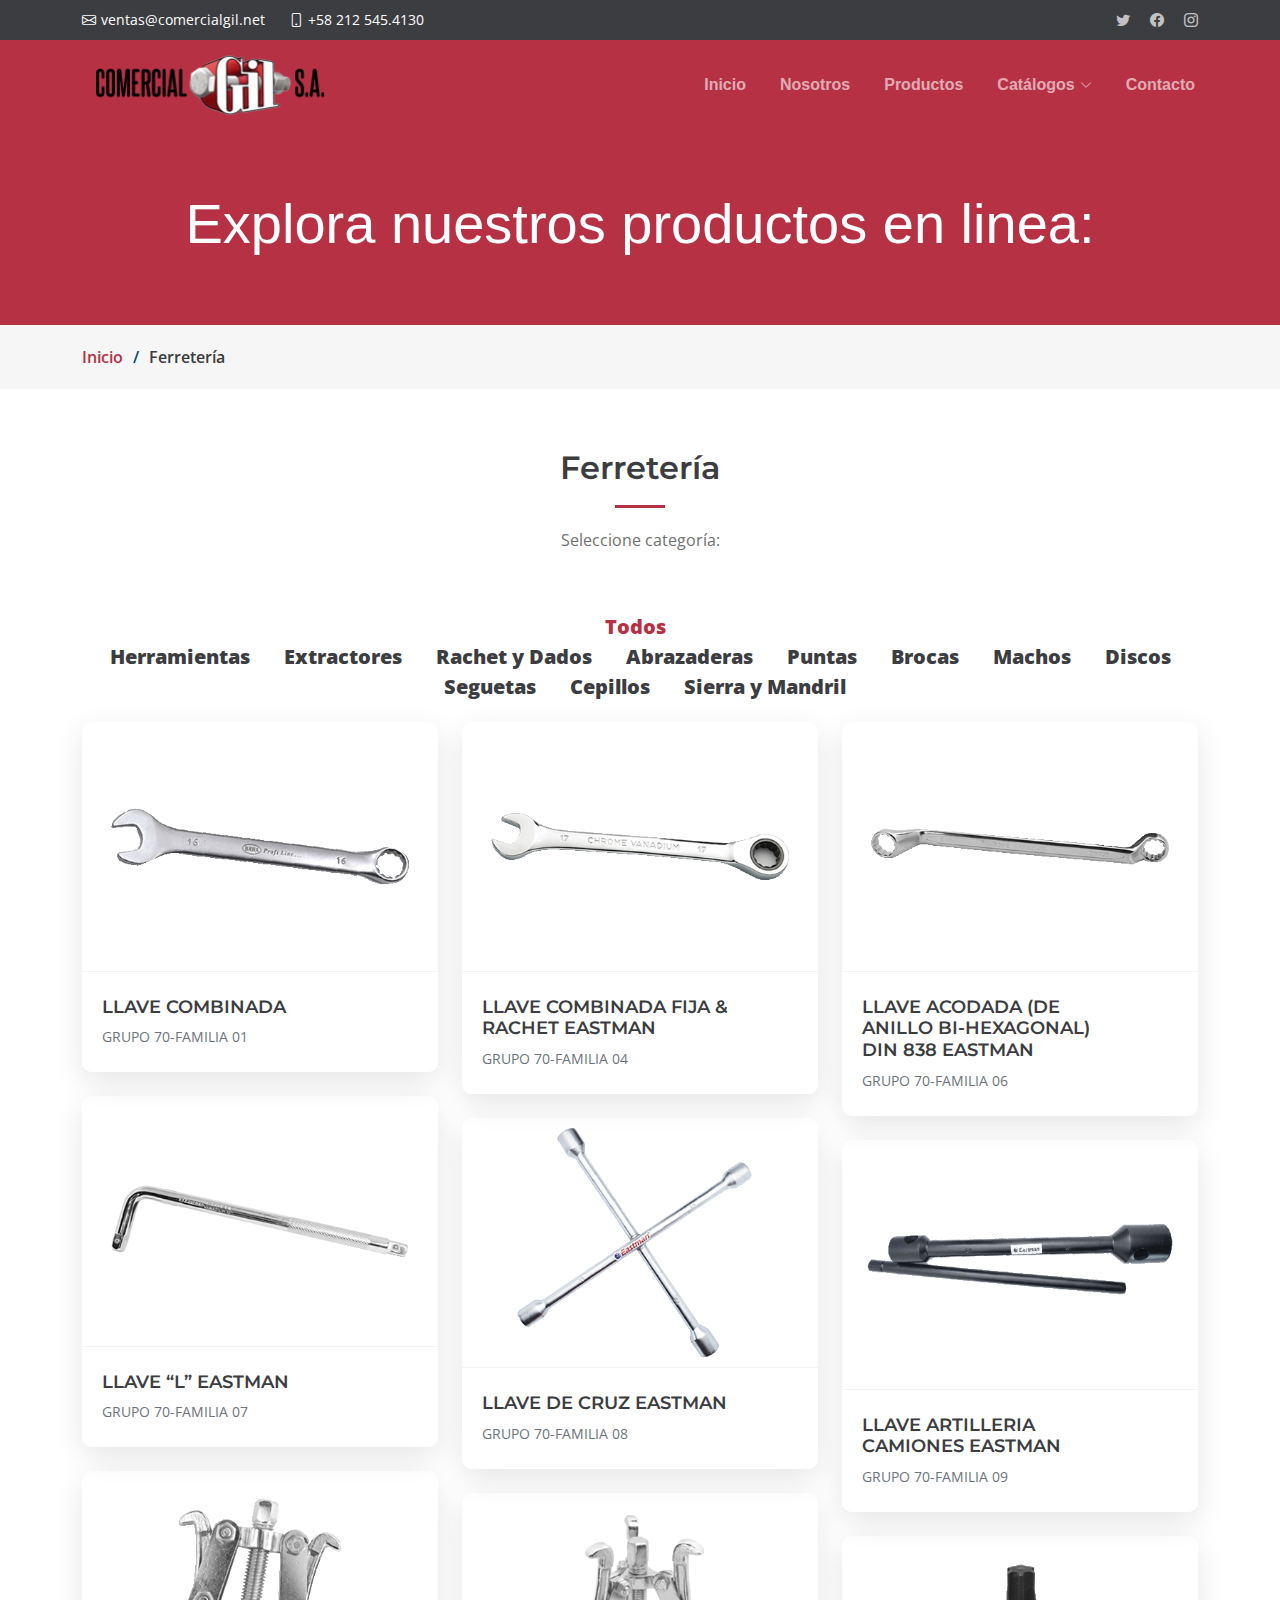
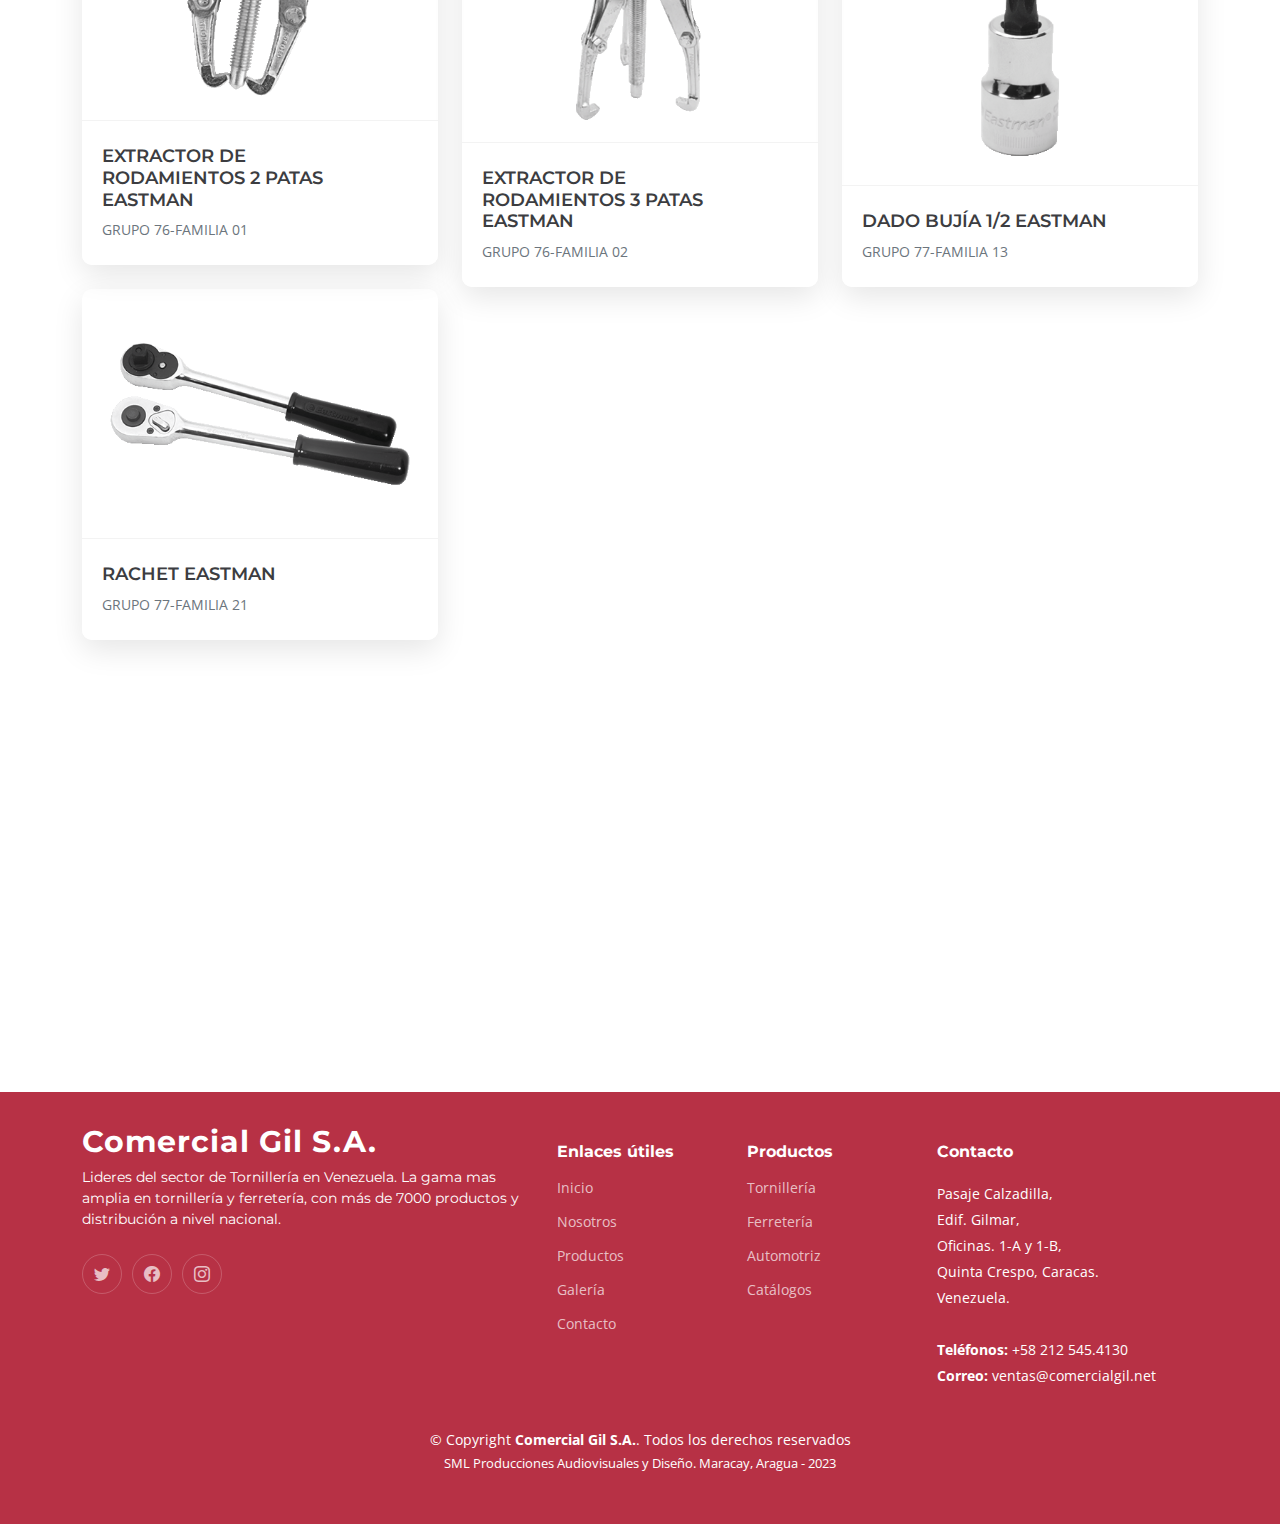
<file: ferreteria/index.html>
<!DOCTYPE html>
<html lang="es-VE">




<head>
  <meta charset="utf-8">
  <meta content="width=device-width, initial-scale=1.0" name="viewport">

  <title>Ferretería - Comercial Gil S.A.</title>
  <meta name="description" content="Distribuidor de tornillería y ferretería" >
  <meta name="keywords" content="Comercial Gil, tornillería, ferretería, tornillos, tuercas, llave, hexagonal" >

  <!-- Favicons -->
  <link href="../assets/img/favicon.png" rel="icon">
  <link href="../assets/img/apple-touch-icon.png" rel="apple-touch-icon">

  <!-- Google Fonts -->
  <link rel="preconnect" href="https://fonts.googleapis.com">
  <link rel="preconnect" href="https://fonts.gstatic.com" crossorigin>
  <link href="https://fonts.googleapis.com/css2?family=Open+Sans:ital,wght@0,300;0,400;0,500;0,600;0,700;1,300;1,400;1,600;1,700&family=Montserrat:ital,wght@0,300;0,400;0,500;0,600;0,700;1,300;1,400;1,500;1,600;1,700&family=Raleway:ital,wght@0,300;0,400;0,500;0,600;0,700;1,300;1,400;1,500;1,600;1,700&display=swap" rel="stylesheet">

  <!-- Vendor CSS Files -->
  <link href="../assets/vendor/bootstrap/css/bootstrap.min.css" rel="stylesheet">
  <link href="../assets/vendor/bootstrap-icons/bootstrap-icons.css" rel="stylesheet">
  <link href="../assets/vendor/aos/aos.css" rel="stylesheet">
  <link href="../assets/vendor/glightbox/css/glightbox.min.css" rel="stylesheet">
  <link href="../assets/vendor/swiper/swiper-bundle.min.css" rel="stylesheet">

  <!-- Template Main CSS File -->
  <link href="../assets/css/main.css" rel="stylesheet">
</head>






<body>
  <!-- ======= Topbar ======= -->
  <!-- ======= Topbar ======= -->
  <!-- ======= Topbar ======= -->
  <section id="topbar" class="topbar d-flex align-items-center">
    <div class="container d-flex justify-content-center justify-content-md-between">
      <div class="contact-info d-flex align-items-center">
        <i class="bi bi-envelope d-flex align-items-center"><a href="mailto:ventas@comercialgil.net">ventas@comercialgil.net</a></i>
        <i class="bi bi-phone d-flex align-items-center ms-4"><span>+58 212 545.4130</span></i>
      </div>
      <div class="social-links d-none d-md-flex align-items-center">
        <a href="https://twitter.com/comercialgilsa" class="twitter" target="_blank"><i class="bi bi-twitter"></i></a>
        <a href="https://www.facebook.com/comercialgilsa" class="facebook" target="_blank"><i class="bi bi-facebook"></i></a>
        <a href="https://www.instagram.com/comercialgilsa" class="instagram" target="_blank"><i class="bi bi-instagram"></i></a>
        <!-- a href="#" class="linkedin"><i class="bi bi-linkedin" target="_blank"></i></i></a -->
      </div>
    </div>
  </section>
  <!-- End Top Bar -->
  <!-- End Top Bar -->
  <!-- End Top Bar -->





  <!-- Header -->
  <!-- Header -->
  <!-- Header -->
  <header id="header" class="header d-flex align-items-center">

    <div class="container-fluid container-xl d-flex align-items-center justify-content-between">
      <a href="index.html" class="logo d-flex align-items-center">
        <!-- Uncomment the line below if you also wish to use an image logo -->
        <img src="../assets/img/logo.png" alt="ComercialGil">
        <!-- h1>Comercial Gil S<span>.</span>A<span>.</span></h1 -->
      </a>
      <nav id="navbar" class="navbar">
        <ul>

          <li><a href="../index.html">Inicio</a></li>
          <li><a href="../index.html#about">Nosotros</a></li>
          <li><a href="../productos/index.html">Productos</a></li>

          <li class="dropdown"><a href="#"><span>Catálogos</span> <i class="bi bi-chevron-down dropdown-indicator"></i></a>
            <ul>
              <li><a href="../tornilleria/index.html">Tornillería</a></li>
              <li><a href="index.html">Ferretería</a></li>
              <li><a href="../automotriz/index.html">Automotriz</a></li>
            </ul>
          </li>

          <li><a href="../index.html#contact">Contacto</a></li>

        </ul>
      </nav><!-- .navbar -->

      <i class="mobile-nav-toggle mobile-nav-show bi bi-list"></i>
      <i class="mobile-nav-toggle mobile-nav-hide d-none bi bi-x"></i>

    </div>
  </header>
  <!-- End Header -->
  <!-- End Header -->
  <!-- End Header -->
   
  



  <!-- #main -->
  <!-- #main -->
  <!-- #main -->
  <main id="main">




    <!-- ======= Breadcrumbs ======= -->
    <div class="breadcrumbs">
      <div class="page-header d-flex align-items-center" style="background-image: url('');">
        <div class="container position-relative">
          <div class="row d-flex justify-content-center">
            <div class="col-lg-12 text-center">
              <h2>Explora nuestros productos en linea:</h2>
              <!-- p>Expertos en tornillería y elementos de fijación en Venezuela.</p -->
            </div>
          </div>
        </div>
      </div>
      <nav>
        <div class="container">
          <ol>
            <li><a href="../index.html">Inicio</a></li>
            <li>Ferretería</li>
          </ol>
        </div>
      </nav>
    </div><!-- End Breadcrumbs -->




    <!-- section class="sample-page">
      <div class="container" data-aos="fade-up">
        <p>
          You can duplicate this sample page and create any number of inner pages you like!
        </p>
      </div>
    </section -->





    <!-- ======= TORNILLERÍA Portfolio Section ======= -->
    <!-- ======= TORNILLERÍA Portfolio Section ======= -->
    <!-- ======= TORNILLERÍA Portfolio Section ======= -->
    <section id="portfolio" class="portfolio">
      <div class="container" data-aos="fade-up">

        <div class="section-header">
          <h2>Ferretería</h2>
          <p>Seleccione categoría:</p>
        </div>

        <div class="portfolio-isotope" data-portfolio-filter="*" data-portfolio-layout="masonry" data-portfolio-sort="original-order" data-aos="fade-up" data-aos-delay="100">

          
          <div>
            <ul class="portfolio-flters">
              <li data-filter="*" class="filter-active">Todos</li><br>
              <li data-filter=".filter-herramientas">Herramientas</li>
              <li data-filter=".filter-extractores">Extractores</li>
              <li data-filter=".filter-rachet">Rachet y Dados</li>

              <li data-filter=".filter-abrazaderas">Abrazaderas</li>
              <li data-filter=".filter-puntas">Puntas</li>
              <li data-filter=".filter-brocas">Brocas</li>

              <li data-filter=".filter-machos">Machos</li>
              <li data-filter=".filter-discos">Discos</li>
              <li data-filter=".filter-seguetas">Seguetas</li>

              <li data-filter=".filter-cepillos">Cepillos</li>
              <li data-filter=".filter-sierra">Sierra y Mandril</li>

            </ul><!-- End Portfolio Filters -->
          </div>

          <div class="row gy-4 portfolio-container">


            <!-- GRUPO 70, 71, 72 HERRAMIENTAS MANUALES ----------------------------------------->
            <!-- GRUPO 70, 71, 72 HERRAMIENTAS MANUALES ----------------------------------------->
            <!-- GRUPO 70, 71, 72 HERRAMIENTAS MANUALES ----------------------------------------->


            <!-- 70-01 Item -->
            <div class="col-xl-4 col-md-6 portfolio-item filter-herramientas">
              <div class="portfolio-wrap">
                <a href="../assets/img/portfolio/ferreteria/" data-gallery="portfolio-gallery-app" class="glightbox"><img src="../assets/img/portfolio/ferreteria/70-01.png" class="img-fluid" alt=""></a>
                <div class="portfolio-info">
                  <h4><a href="../ferreteria/70/01-detalles.html" title="Ver más">LLAVE COMBINADA</a></h4>
                  <p>GRUPO 70-FAMILIA 01</p>
                </div>
              </div>
            </div><!-- End Portfolio Item -->


            <!-- 70-04 Item -->
            <div class="col-xl-4 col-md-6 portfolio-item filter-herramientas">
              <div class="portfolio-wrap">
                <a href="../assets/img/portfolio/ferreteria/70-04.png" data-gallery="portfolio-gallery-app" class="glightbox"><img src="../assets/img/portfolio/ferreteria/70-04.png" class="img-fluid" alt=""></a>
                <div class="portfolio-info">
                  <h4><a href="../ferreteria/70/04-detalles.html" title="Ver más">LLAVE COMBINADA FIJA & RACHET EASTMAN</a></h4>
                  <p>GRUPO 70-FAMILIA 04</p>
                </div>
              </div>
            </div><!-- End Portfolio Item -->


            <!-- 70-06 Item -->
            <div class="col-xl-4 col-md-6 portfolio-item filter-herramientas">
              <div class="portfolio-wrap">
                <a href="../assets/img/portfolio/ferreteria/70-06.png" data-gallery="portfolio-gallery-app" class="glightbox"><img src="../assets/img/portfolio/ferreteria/70-06.png" class="img-fluid" alt=""></a>
                <div class="portfolio-info">
                  <h4><a href="../ferreteria/70/06-detalles.html" title="Ver más">LLAVE ACODADA (DE ANILLO BI-HEXAGONAL) DIN 838 EASTMAN</a></h4>
                  <p>GRUPO 70-FAMILIA 06</p>
                </div>
              </div>
            </div><!-- End Portfolio Item -->


            <!-- 70-07 Item -->
            <div class="col-xl-4 col-md-6 portfolio-item filter-herramientas">
              <div class="portfolio-wrap">
                <a href="../assets/img/portfolio/ferreteria/70-07.png" data-gallery="portfolio-gallery-app" class="glightbox"><img src="../assets/img/portfolio/ferreteria/70-07.png" class="img-fluid" alt=""></a>
                <div class="portfolio-info">
                  <h4><a href="../ferreteria/70/07-detalles.html" title="Ver más">LLAVE “L” EASTMAN</a></h4>
                  <p>GRUPO 70-FAMILIA 07</p>
                </div>
              </div>
            </div><!-- End Portfolio Item -->


            <!-- 03-06 Item -->
            <div class="col-xl-4 col-md-6 portfolio-item filter-herramientas">
              <div class="portfolio-wrap">
                <a href="../assets/img/portfolio/ferreteria/70-08.png" data-gallery="portfolio-gallery-app" class="glightbox"><img src="../assets/img/portfolio/ferreteria/70-08.png" class="img-fluid" alt=""></a>
                <div class="portfolio-info">
                  <h4><a href="../ferreteria/70/01-detalles.html" title="Ver más">LLAVE DE CRUZ EASTMAN</a></h4>
                  <p>GRUPO 70-FAMILIA 08</p>
                </div>
              </div>
            </div><!-- End Portfolio Item -->


            <!-- 03-06 Item -->
            <div class="col-xl-4 col-md-6 portfolio-item filter-herramientas">
              <div class="portfolio-wrap">
                <a href="../assets/img/portfolio/ferreteria/70-09.png" data-gallery="portfolio-gallery-app" class="glightbox"><img src="../assets/img/portfolio/ferreteria/70-09.png" class="img-fluid" alt=""></a>
                <div class="portfolio-info">
                  <h4><a href="../ferreteria/70/01-detalles.html" title="Ver más">LLAVE ARTILLERIA CAMIONES EASTMAN</a></h4>
                  <p>GRUPO 70-FAMILIA 09</p>
                </div>
              </div>
            </div><!-- End Portfolio Item -->



            <!-- GRUPO 76 EXTRACTORES ------------------------------------------------------------>
            <!-- GRUPO 76 EXTRACTORES ------------------------------------------------------------>
            <!-- GRUPO 76 EXTRACTORES ------------------------------------------------------------>



            <!-- 76-01 Item -->
            <div class="col-xl-4 col-md-6 portfolio-item filter-extractores">
              <div class="portfolio-wrap">
                <a href="../assets/img/portfolio/ferreteria/76-01.png" data-gallery="portfolio-gallery-app" class="glightbox"><img src="../assets/img/portfolio/ferreteria/76-01.png" class="img-fluid" alt=""></a>
                <div class="portfolio-info">
                  <h4><a href="../ferreteria/70/01-detalles.html" title="Ver más">EXTRACTOR DE RODAMIENTOS 2 PATAS EASTMAN</a></h4>
                  <p>GRUPO 76-FAMILIA 01</p>
                </div>
              </div>
            </div><!-- End Portfolio Item -->


            <!-- 76-02 Item -->
            <div class="col-xl-4 col-md-6 portfolio-item filter-extractores">
              <div class="portfolio-wrap">
                <a href="../assets/img/portfolio/ferreteria/76-02.png" data-gallery="portfolio-gallery-app" class="glightbox"><img src="../assets/img/portfolio/ferreteria/76-02.png" class="img-fluid" alt=""></a>
                <div class="portfolio-info">
                  <h4><a href="../ferreteria/70/01-detalles.html" title="Ver más">EXTRACTOR DE RODAMIENTOS 3 PATAS EASTMAN</a></h4>
                  <p>GRUPO 76-FAMILIA 02</p>
                </div>
              </div>
            </div><!-- End Portfolio Item -->




            <!-- GRUPO 77 RAHET Y DADOS ------------------------------------------------------------>
            <!-- GRUPO 77 RAHET Y DADOS ------------------------------------------------------------>
            <!-- GRUPO 77 RAHET Y DADOS ------------------------------------------------------------>



            <!-- 77-13 Item -->
            <div class="col-xl-4 col-md-6 portfolio-item filter-rachet">
              <div class="portfolio-wrap">
                <a href="../assets/img/portfolio/ferreteria/77-13.png" data-gallery="portfolio-gallery-app" class="glightbox"><img src="../assets/img/portfolio/ferreteria/77-13.png" class="img-fluid" alt=""></a>
                <div class="portfolio-info">
                  <h4><a href="../ferreteria/70/01-detalles.html" title="Ver más">DADO BUJÍA 1/2 EASTMAN</a></h4>
                  <p>GRUPO 77-FAMILIA 13</p>
                </div>
              </div>
            </div><!-- End Portfolio Item -->


            <!-- 77-21 Item -->
            <div class="col-xl-4 col-md-6 portfolio-item filter-rachet">
              <div class="portfolio-wrap">
                <a href="../assets/img/portfolio/ferreteria/77-21.png" data-gallery="portfolio-gallery-app" class="glightbox"><img src="../assets/img/portfolio/ferreteria/77-21.png" class="img-fluid" alt=""></a>
                <div class="portfolio-info">
                  <h4><a href="../ferreteria/70/01-detalles.html" title="Ver más">RACHET EASTMAN</a></h4>
                  <p>GRUPO 77-FAMILIA 21</p>
                </div>
              </div>
            </div><!-- End Portfolio Item -->





          </div><!-- End Portfolio Container -->
        </div>
      </div>
    </section>
    <!-- End TORNILLERIA Portfolio Section -->
    <!-- End TORNILLERIA Portfolio Section -->
    <!-- End TORNILLERIA Portfolio Section -->







    <!-- ======= Call To Action Section ======= -->
    <section id="call-to-action-buy" class="call-to-action-buy">
      <div class="container text-center" data-aos="zoom-out">

        <a class="cta-btn" href="#">Hacer un pedido</a>

      </div>
    </section><!-- End Call To Action Section -->













  </main>
  <!-- End #main -->
  <!-- End #main -->
  <!-- End #main -->
  <!-- End #main -->





  <!-- ======= Footer ======= -->
  <footer id="footer" class="footer">

    <div class="container">
      <div class="row gy-4">
        <div class="col-lg-5 col-md-12 footer-info">
          <a href="../index.html" class="logo d-flex align-items-center">
            <span>Comercial Gil S.A.</span>
          </a>
          <p>
            Lideres del sector de Tornillería en Venezuela.
            La gama mas amplia en tornillería y ferretería, con más de 7000 productos y distribución a nivel nacional.
          </p>
          <div class="social-links d-flex mt-4">
            <a href="https://twitter.com/comercialgilsa" class="twitter" target="_blank"><i class="bi bi-twitter"></i></a>
            <a href="https://www.facebook.com/comercialgilsa" class="facebook" target="_blank"><i class="bi bi-facebook"></i></a>
            <a href="https://www.instagram.com/comercialgilsa" class="instagram" target="_blank"><i class="bi bi-instagram"></i></a>
            <!-- a href="#" class="linkedin" target="_blank"><i class="bi bi-linkedin"></i></a -->
          </div>
        </div>

        <div class="col-lg-2 col-6 footer-links">
          <h4>Enlaces útiles</h4>
          <ul>
            <li><a href="../index.html">Inicio</a></li>
            <li><a href="../index.html#about">Nosotros</a></li>
            <li><a href="../productos/index.html">Productos</a></li>
            <li><a href="#">Galería</a></li>
            <li><a href="..//index.html#contact">Contacto</a></li>
          </ul>
        </div>

        <div class="col-lg-2 col-6 footer-links">
          <h4>Productos</h4>
          <ul>
            <li><a href="../tornilleria/index.html">Tornillería</a></li>
            <li><a href="../ferreteria/index.html">Ferretería</a></li>
            <li><a href="../automotriz/index.html">Automotriz</a></li>
            <li><a href="../catalogos/index.html">Catálogos</a></li>
          </ul>
        </div>

        <div class="col-lg-3 col-md-12 footer-contact text-center text-md-start">
          <h4>Contacto</h4>
          <p>
            Pasaje Calzadilla,<br>
            Edif. Gilmar,<br>
            Oficinas. 1-A y 1-B,<br>
            Quinta Crespo, Caracas.<br>
            Venezuela.<br><br>
            <strong>Teléfonos:</strong> +58 212 545.4130<br>
            <strong>Correo:</strong> ventas@comercialgil.net<br>
          </p>

        </div>

      </div>
    </div>

    <div class="container mt-4">
      <div class="copyright">
        &copy; Copyright <strong><span>Comercial Gil S.A.</span></strong>. Todos los derechos reservados
      </div>
      <div class="credits">
        SML Producciones Audiovisuales y Diseño. Maracay, Aragua - 2023</a>
      </div>
    </div>

  </footer><!-- End Footer -->
  <!-- End Footer -->

  <a href="#" class="scroll-top d-flex align-items-center justify-content-center"><i class="bi bi-arrow-up-short"></i></a>

  <div id="preloader"></div>

  <!-- Vendor JS Files -->
  <script src="../assets/vendor/bootstrap/js/bootstrap.bundle.min.js"></script>
  <script src="../assets/vendor/aos/aos.js"></script>
  <script src="../assets/vendor/glightbox/js/glightbox.min.js"></script>
  <script src="../assets/vendor/purecounter/purecounter_vanilla.js"></script>
  <script src="../assets/vendor/swiper/swiper-bundle.min.js"></script>
  <script src="../assets/vendor/isotope-layout/isotope.pkgd.min.js"></script>
  <script src="../assets/vendor/php-email-form/validate.js"></script>

  <!-- Template Main JS File -->
  <script src="../assets/js/main.js"></script>

</body>

</html>
</file>
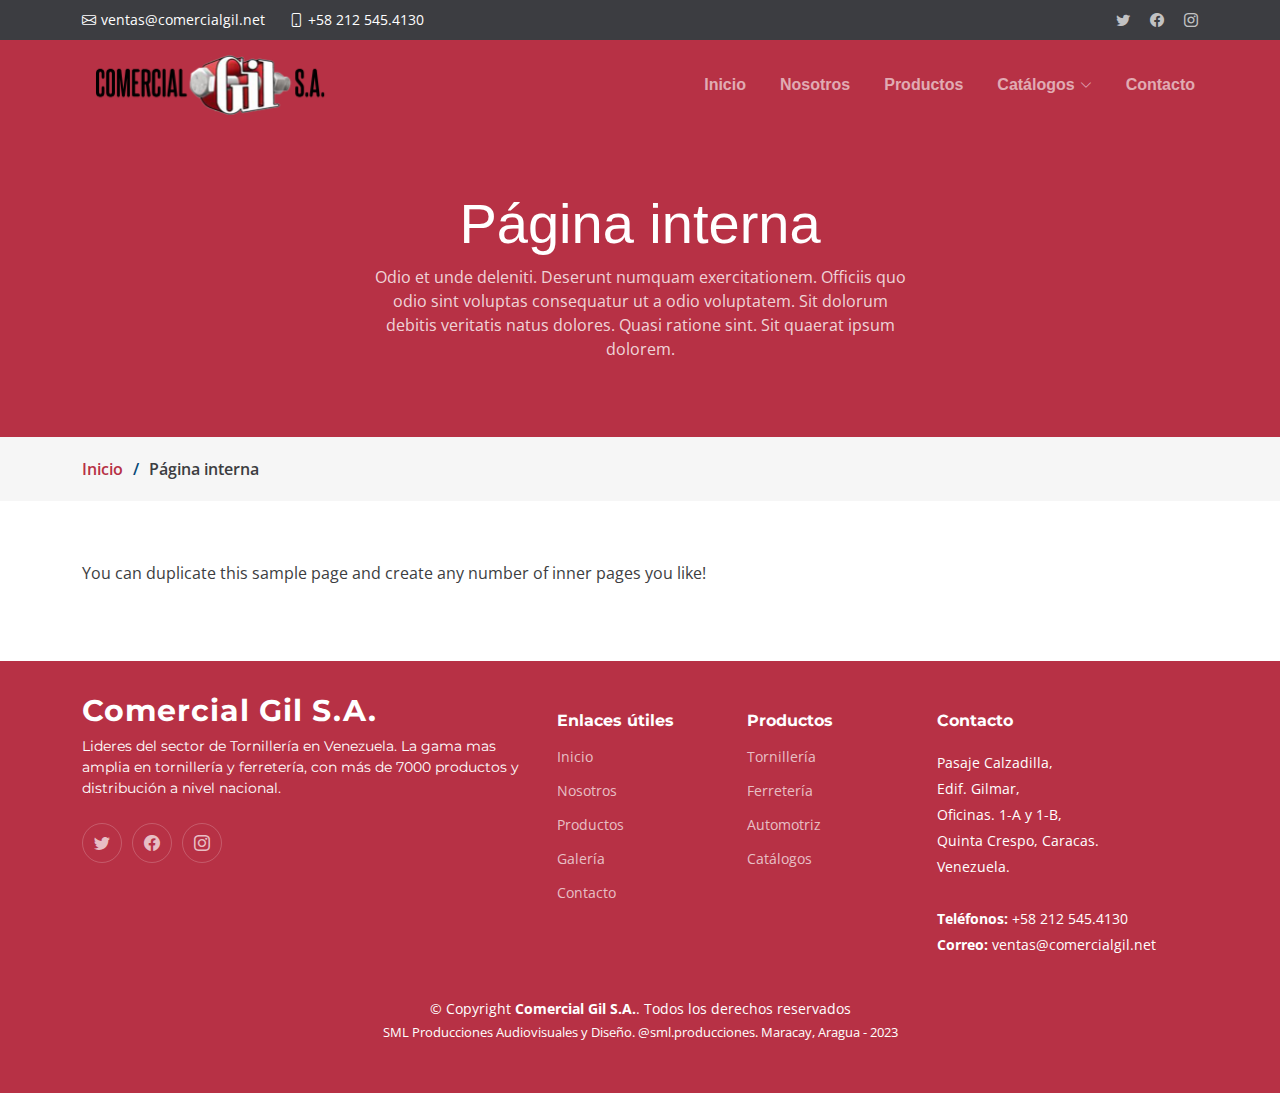
<file: inner-page/index.html>
<!DOCTYPE html>
<html lang="es-VE">




<head>
  <meta charset="utf-8">
  <meta content="width=device-width, initial-scale=1.0" name="viewport">

  <title>Comercial Gil S.A. - Página interna</title>
  <meta name="description" content="Distribuidor de tornillería y ferretería" >
  <meta name="keywords" content="Comercial Gil, tornillería, ferretería, tornillos, tuercas, llave, hexagonal" >

  <!-- Favicons -->
  <link href="../assets/img/favicon.png" rel="icon">
  <link href="../assets/img/apple-touch-icon.png" rel="apple-touch-icon">

  <!-- Google Fonts -->
  <link rel="preconnect" href="https://fonts.googleapis.com">
  <link rel="preconnect" href="https://fonts.gstatic.com" crossorigin>
  <link href="https://fonts.googleapis.com/css2?family=Open+Sans:ital,wght@0,300;0,400;0,500;0,600;0,700;1,300;1,400;1,600;1,700&family=Montserrat:ital,wght@0,300;0,400;0,500;0,600;0,700;1,300;1,400;1,500;1,600;1,700&family=Raleway:ital,wght@0,300;0,400;0,500;0,600;0,700;1,300;1,400;1,500;1,600;1,700&display=swap" rel="stylesheet">

  <!-- Vendor CSS Files -->
  <link href="../assets/vendor/bootstrap/css/bootstrap.min.css" rel="stylesheet">
  <link href="../assets/vendor/bootstrap-icons/bootstrap-icons.css" rel="stylesheet">
  <link href="../assets/vendor/aos/aos.css" rel="stylesheet">
  <link href="../assets/vendor/glightbox/css/glightbox.min.css" rel="stylesheet">
  <link href="../assets/vendor/swiper/swiper-bundle.min.css" rel="stylesheet">

  <!-- Template Main CSS File -->
  <link href="../assets/css/main.css" rel="stylesheet">
</head>






<body>
  <!-- ======= Topbar ======= -->
  <!-- ======= Topbar ======= -->
  <!-- ======= Topbar ======= -->
  <section id="topbar" class="topbar d-flex align-items-center">
    <div class="container d-flex justify-content-center justify-content-md-between">
      <div class="contact-info d-flex align-items-center">
        <i class="bi bi-envelope d-flex align-items-center"><a href="mailto:ventas@comercialgil.net">ventas@comercialgil.net</a></i>
        <i class="bi bi-phone d-flex align-items-center ms-4"><span>+58 212 545.4130</span></i>
      </div>
      <div class="social-links d-none d-md-flex align-items-center">
        <a href="https://twitter.com/comercialgilsa" class="twitter" target="_blank"><i class="bi bi-twitter"></i></a>
        <a href="https://www.facebook.com/comercialgilsa" class="facebook" target="_blank"><i class="bi bi-facebook"></i></a>
        <a href="https://www.instagram.com/comercialgilsa" class="instagram" target="_blank"><i class="bi bi-instagram"></i></a>
        <!-- a href="#" class="linkedin"><i class="bi bi-linkedin" target="_blank"></i></i></a -->
      </div>
    </div>
  </section>
  <!-- End Top Bar -->
  <!-- End Top Bar -->
  <!-- End Top Bar -->





  <!-- Header -->
  <!-- Header -->
  <!-- Header -->
  <header id="header" class="header d-flex align-items-center">

    <div class="container-fluid container-xl d-flex align-items-center justify-content-between">
      <a href="index.html" class="logo d-flex align-items-center">
        <!-- Uncomment the line below if you also wish to use an image logo -->
        <img src="../assets/img/logo.png" alt="ComercialGil">
        <!-- h1>Comercial Gil S<span>.</span>A<span>.</span></h1 -->
      </a>
      <nav id="navbar" class="navbar">
        <ul>

          <li><a href="../index.html">Inicio</a></li>
          <li><a href="../index.html#about">Nosotros</a></li>
          <li><a href="../productos/index.html">Productos</a></li>
          <li class="dropdown"><a href="#"><span>Catálogos</span> <i class="bi bi-chevron-down dropdown-indicator"></i></a>
            <ul>
              <li><a href="index.html">Tornillería</a></li>
              <li><a href="../ferreteria/index.html">Ferretería</a></li>
              <li><a href="../automotriz/index.html">Automotriz</a></li>
            </ul>
          </li>

          <li><a href="../index.html#contact">Contacto</a></li>

        </ul>
      </nav><!-- .navbar -->

      <i class="mobile-nav-toggle mobile-nav-show bi bi-list"></i>
      <i class="mobile-nav-toggle mobile-nav-hide d-none bi bi-x"></i>

    </div>
  </header>
  <!-- End Header -->
  <!-- End Header -->
  <!-- End Header -->
   
  



  <!-- #main -->
  <!-- #main -->
  <!-- #main -->
  <main id="main">



    <!-- ======= Breadcrumbs ======= -->
    <div class="breadcrumbs">
      <div class="page-header d-flex align-items-center" style="background-image: url('');">
        <div class="container position-relative">
          <div class="row d-flex justify-content-center">
            <div class="col-lg-6 text-center">
              <h2>Página interna</h2>
              <p>Odio et unde deleniti. Deserunt numquam exercitationem. Officiis quo odio sint voluptas consequatur ut a odio voluptatem. Sit dolorum debitis veritatis natus dolores. Quasi ratione sint. Sit quaerat ipsum dolorem.</p>
            </div>
          </div>
        </div>
      </div>
      <nav>
        <div class="container">
          <ol>
            <li><a href="../index.html">Inicio</a></li>
            <li>Página interna</li>
          </ol>
        </div>
      </nav>
    </div><!-- End Breadcrumbs -->




    <section class="sample-page">
      <div class="container" data-aos="fade-up">

        <p>
          You can duplicate this sample page and create any number of inner pages you like!
        </p>

      </div>
    </section>




  </main>
  <!-- End #main -->
  <!-- End #main -->
  <!-- End #main -->
  <!-- End #main -->








  <!-- ======= Footer ======= -->
  <footer id="footer" class="footer">

    <div class="container">
      <div class="row gy-4">
        <div class="col-lg-5 col-md-12 footer-info">
          <a href="../index.html" class="logo d-flex align-items-center">
            <span>Comercial Gil S.A.</span>
          </a>
          <p>
            Lideres del sector de Tornillería en Venezuela.
            La gama mas amplia en tornillería y ferretería, con más de 7000 productos y distribución a nivel nacional.
          </p>
          <div class="social-links d-flex mt-4">
            <a href="https://twitter.com/comercialgilsa" class="twitter" target="_blank"><i class="bi bi-twitter"></i></a>
            <a href="https://www.facebook.com/comercialgilsa" class="facebook" target="_blank"><i class="bi bi-facebook"></i></a>
            <a href="https://www.instagram.com/comercialgilsa" class="instagram" target="_blank"><i class="bi bi-instagram"></i></a>
            <!-- a href="#" class="linkedin" target="_blank"><i class="bi bi-linkedin"></i></a -->
          </div>
        </div>

        <div class="col-lg-2 col-6 footer-links">
          <h4>Enlaces útiles</h4>
          <ul>
            <li><a href="../index.html">Inicio</a></li>
            <li><a href="../index.html#about">Nosotros</a></li>
            <li><a href="../productos/index.html">Productos</a></li>
            <li><a href="#">Galería</a></li>
            <li><a href="..//index.html#contact">Contacto</a></li>
          </ul>
        </div>

        <div class="col-lg-2 col-6 footer-links">
          <h4>Productos</h4>
          <ul>
            <li><a href="../tornilleria/index.html">Tornillería</a></li>
            <li><a href="../ferreteria/index.html">Ferretería</a></li>
            <li><a href="../automotriz/index.html">Automotriz</a></li>
            <li><a href="../catalogos/index.html">Catálogos</a></li>
          </ul>
        </div>

        <div class="col-lg-3 col-md-12 footer-contact text-center text-md-start">
          <h4>Contacto</h4>
          <p>
            Pasaje Calzadilla,<br>
            Edif. Gilmar,<br>
            Oficinas. 1-A y 1-B,<br>
            Quinta Crespo, Caracas.<br>
            Venezuela.<br><br>
            <strong>Teléfonos:</strong> +58 212 545.4130<br>
            <strong>Correo:</strong> ventas@comercialgil.net<br>
          </p>

        </div>

      </div>
    </div>

    <div class="container mt-4">
      <div class="copyright">
        &copy; Copyright <strong><span>Comercial Gil S.A.</span></strong>. Todos los derechos reservados
      </div>
      <div class="credits">
        SML Producciones Audiovisuales y Diseño. @sml.producciones. Maracay, Aragua - 2023</a>
      </div>
    </div>

  </footer><!-- End Footer -->
  <!-- End Footer -->

  <a href="#" class="scroll-top d-flex align-items-center justify-content-center"><i class="bi bi-arrow-up-short"></i></a>

  <div id="preloader"></div>

  <!-- Vendor JS Files -->
  <script src="../assets/vendor/bootstrap/js/bootstrap.bundle.min.js"></script>
  <script src="../assets/vendor/aos/aos.js"></script>
  <script src="../assets/vendor/glightbox/js/glightbox.min.js"></script>
  <script src="../assets/vendor/purecounter/purecounter_vanilla.js"></script>
  <script src="../assets/vendor/swiper/swiper-bundle.min.js"></script>
  <script src="../assets/vendor/isotope-layout/isotope.pkgd.min.js"></script>
  <script src="../assets/vendor/php-email-form/validate.js"></script>

  <!-- Template Main JS File -->
  <script src="../assets/js/main.js"></script>

</body>

</html>
</file>
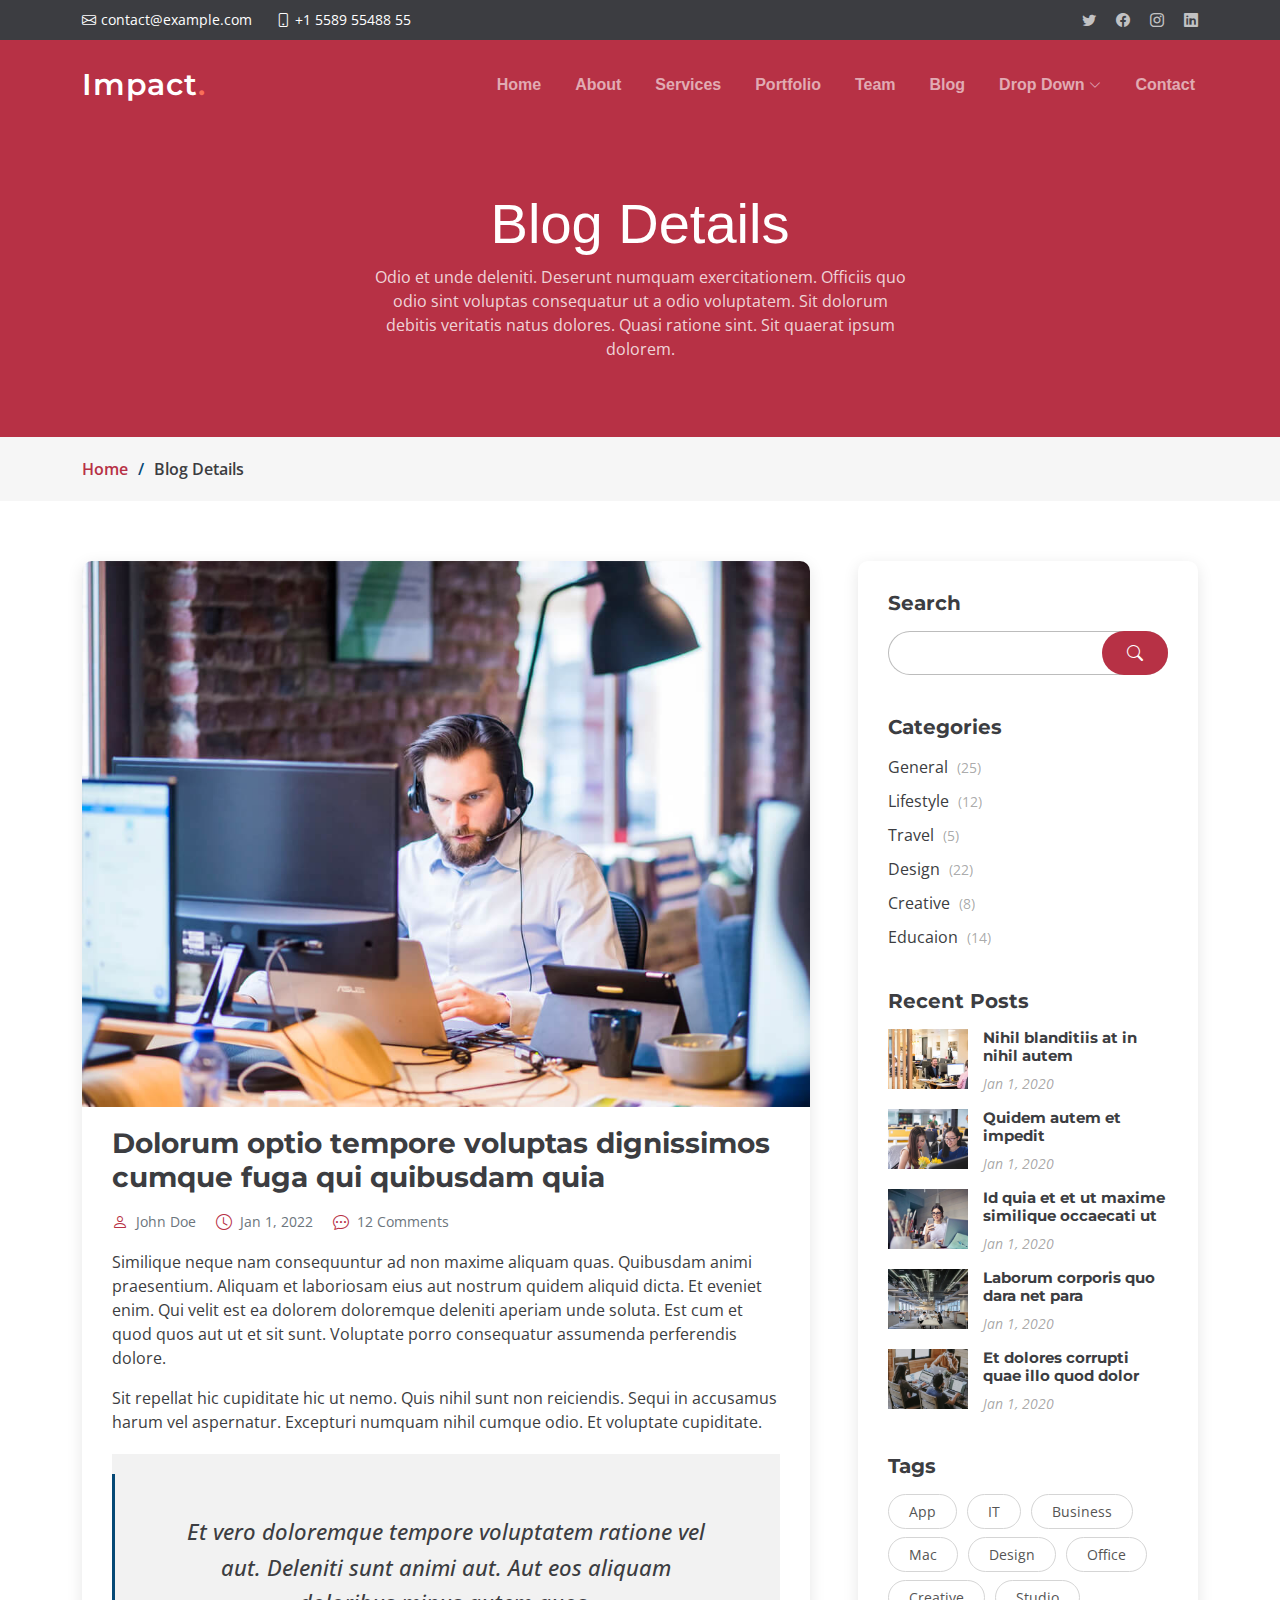
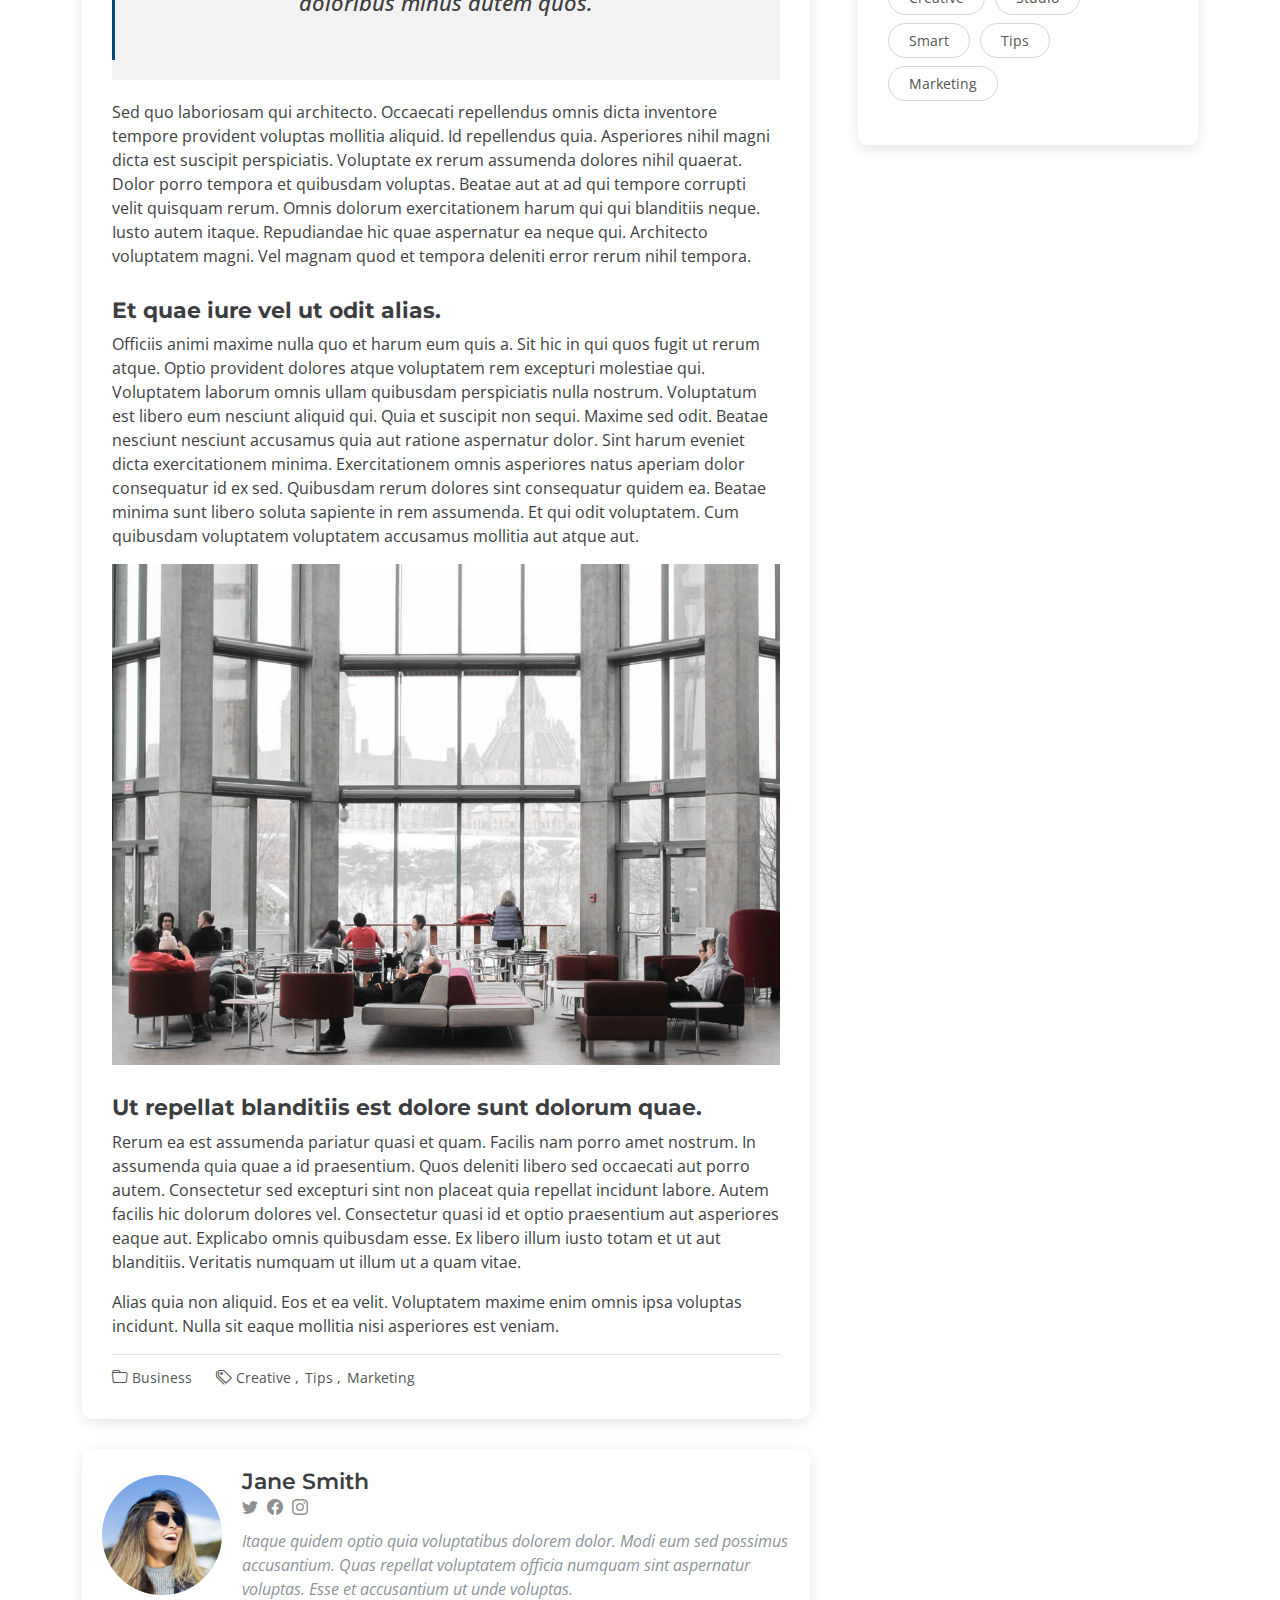
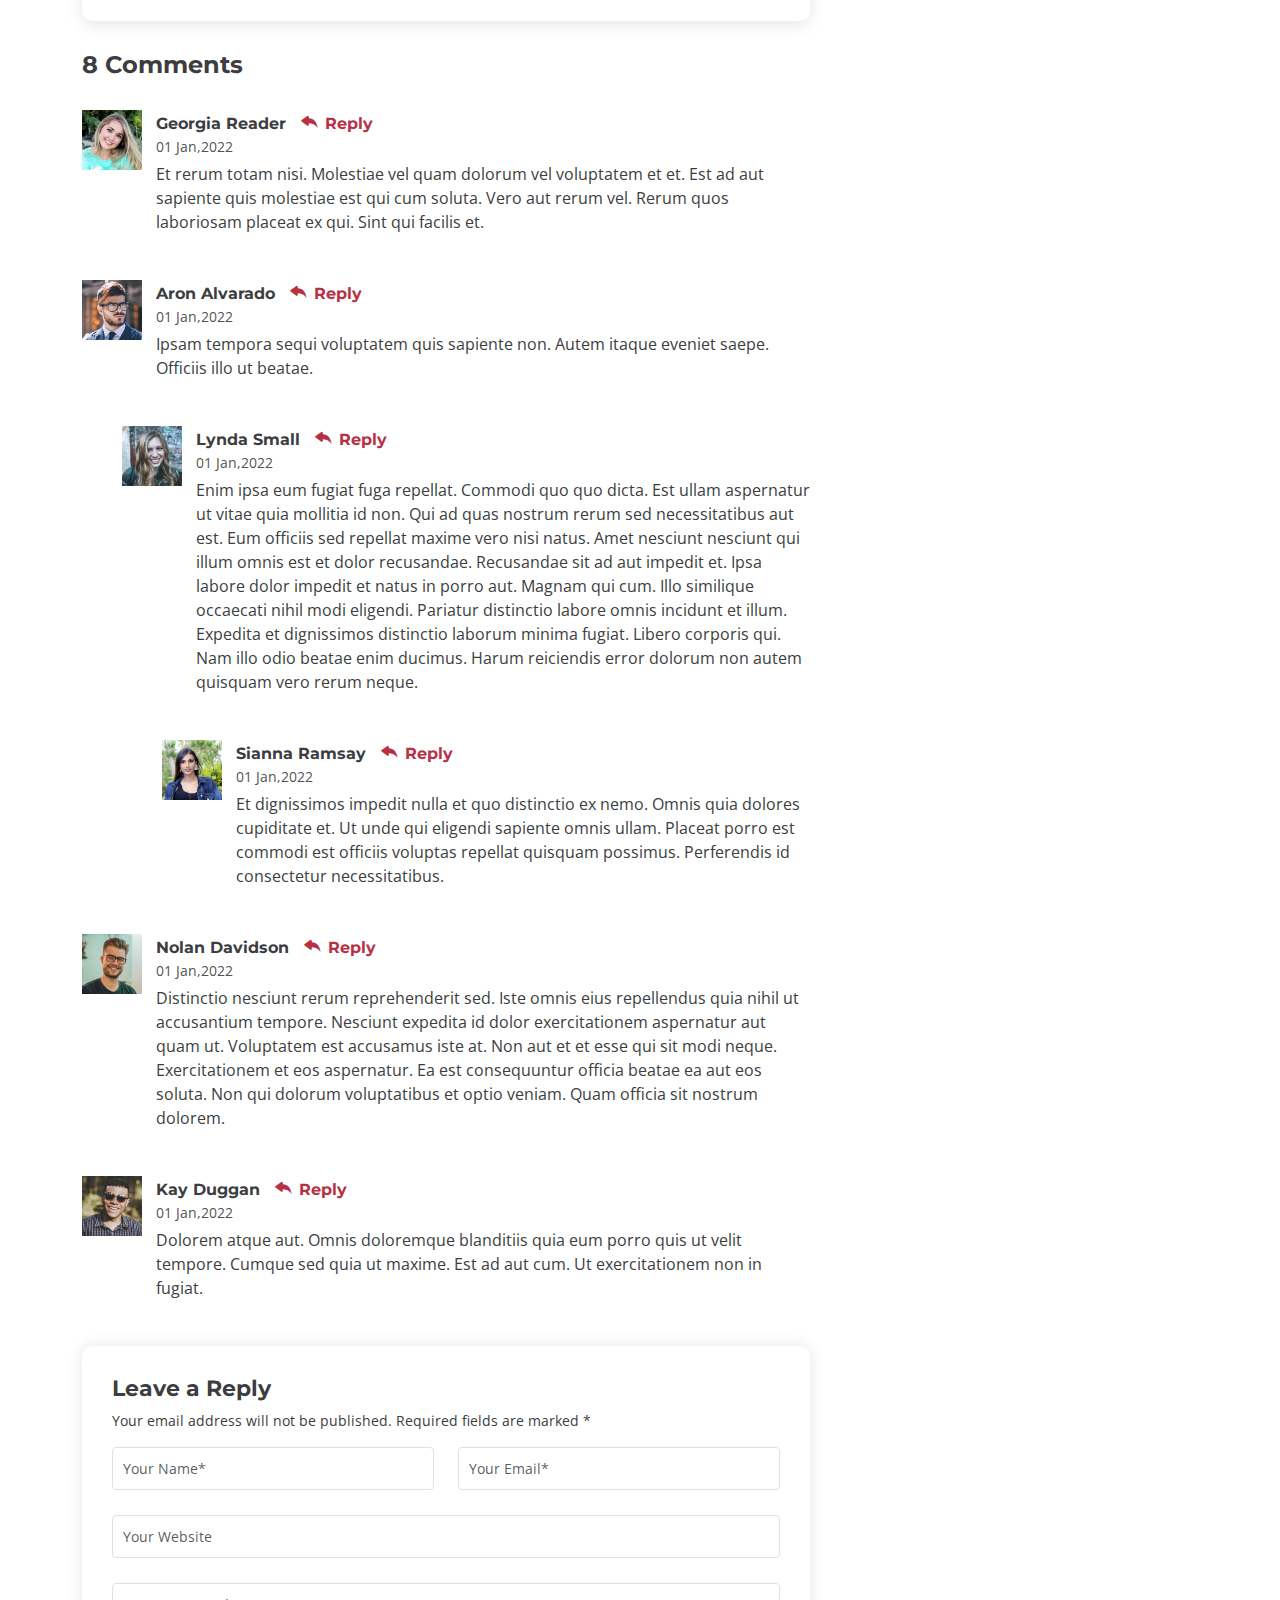
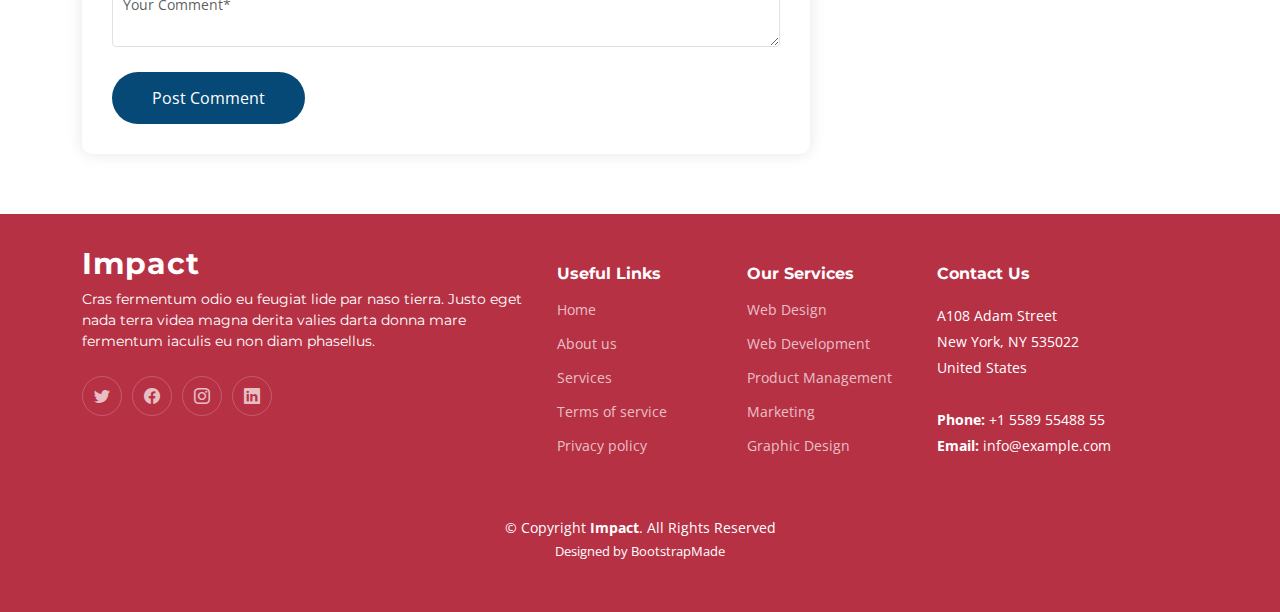
<file: blog-details.html>
<!DOCTYPE html>
<html lang="en">

<head>
  <meta charset="utf-8">
  <meta content="width=device-width, initial-scale=1.0" name="viewport">

  <title>Impact Bootstrap Template - Blog Details</title>
  <meta content="" name="description">
  <meta content="" name="keywords">

  <!-- Favicons -->
  <link href="assets/img/favicon.png" rel="icon">
  <link href="assets/img/apple-touch-icon.png" rel="apple-touch-icon">

  <!-- Google Fonts -->
  <link rel="preconnect" href="https://fonts.googleapis.com">
  <link rel="preconnect" href="https://fonts.gstatic.com" crossorigin>
  <link href="https://fonts.googleapis.com/css2?family=Open+Sans:ital,wght@0,300;0,400;0,500;0,600;0,700;1,300;1,400;1,600;1,700&family=Montserrat:ital,wght@0,300;0,400;0,500;0,600;0,700;1,300;1,400;1,500;1,600;1,700&family=Raleway:ital,wght@0,300;0,400;0,500;0,600;0,700;1,300;1,400;1,500;1,600;1,700&display=swap" rel="stylesheet">

  <!-- Vendor CSS Files -->
  <link href="assets/vendor/bootstrap/css/bootstrap.min.css" rel="stylesheet">
  <link href="assets/vendor/bootstrap-icons/bootstrap-icons.css" rel="stylesheet">
  <link href="assets/vendor/aos/aos.css" rel="stylesheet">
  <link href="assets/vendor/glightbox/css/glightbox.min.css" rel="stylesheet">
  <link href="assets/vendor/swiper/swiper-bundle.min.css" rel="stylesheet">

  <!-- Template Main CSS File -->
  <link href="assets/css/main.css" rel="stylesheet">

  <!-- =======================================================
  * Template Name: Impact
  * Updated: May 30 2023 with Bootstrap v5.3.0
  * Template URL: https://bootstrapmade.com/impact-bootstrap-business-website-template/
  * Author: BootstrapMade.com
  * License: https://bootstrapmade.com/license/
  ======================================================== -->
</head>

<body>

  <!-- ======= Header ======= -->
  <section id="topbar" class="topbar d-flex align-items-center">
    <div class="container d-flex justify-content-center justify-content-md-between">
      <div class="contact-info d-flex align-items-center">
        <i class="bi bi-envelope d-flex align-items-center"><a href="mailto:contact@example.com">contact@example.com</a></i>
        <i class="bi bi-phone d-flex align-items-center ms-4"><span>+1 5589 55488 55</span></i>
      </div>
      <div class="social-links d-none d-md-flex align-items-center">
        <a href="#" class="twitter"><i class="bi bi-twitter"></i></a>
        <a href="#" class="facebook"><i class="bi bi-facebook"></i></a>
        <a href="#" class="instagram"><i class="bi bi-instagram"></i></a>
        <a href="#" class="linkedin"><i class="bi bi-linkedin"></i></i></a>
      </div>
    </div>
  </section><!-- End Top Bar -->

  <header id="header" class="header d-flex align-items-center">

    <div class="container-fluid container-xl d-flex align-items-center justify-content-between">
      <a href="index.html" class="logo d-flex align-items-center">
        <!-- Uncomment the line below if you also wish to use an image logo -->
        <!-- <img src="assets/img/logo.png" alt=""> -->
        <h1>Impact<span>.</span></h1>
      </a>
      <nav id="navbar" class="navbar">
        <ul>
          <li><a href="#hero">Home</a></li>
          <li><a href="#about">About</a></li>
          <li><a href="#services">Services</a></li>
          <li><a href="#portfolio">Portfolio</a></li>
          <li><a href="#team">Team</a></li>
          <li><a href="blog.html">Blog</a></li>
          <li class="dropdown"><a href="#"><span>Drop Down</span> <i class="bi bi-chevron-down dropdown-indicator"></i></a>
            <ul>
              <li><a href="#">Drop Down 1</a></li>
              <li class="dropdown"><a href="#"><span>Deep Drop Down</span> <i class="bi bi-chevron-down dropdown-indicator"></i></a>
                <ul>
                  <li><a href="#">Deep Drop Down 1</a></li>
                  <li><a href="#">Deep Drop Down 2</a></li>
                  <li><a href="#">Deep Drop Down 3</a></li>
                  <li><a href="#">Deep Drop Down 4</a></li>
                  <li><a href="#">Deep Drop Down 5</a></li>
                </ul>
              </li>
              <li><a href="#">Drop Down 2</a></li>
              <li><a href="#">Drop Down 3</a></li>
              <li><a href="#">Drop Down 4</a></li>
            </ul>
          </li>
          <li><a href="#contact">Contact</a></li>
        </ul>
      </nav><!-- .navbar -->

      <i class="mobile-nav-toggle mobile-nav-show bi bi-list"></i>
      <i class="mobile-nav-toggle mobile-nav-hide d-none bi bi-x"></i>

    </div>
  </header><!-- End Header -->
  <!-- End Header -->

  <main id="main">

    <!-- ======= Breadcrumbs ======= -->
    <div class="breadcrumbs">
      <div class="page-header d-flex align-items-center" style="background-image: url('');">
        <div class="container position-relative">
          <div class="row d-flex justify-content-center">
            <div class="col-lg-6 text-center">
              <h2>Blog Details</h2>
              <p>Odio et unde deleniti. Deserunt numquam exercitationem. Officiis quo odio sint voluptas consequatur ut a odio voluptatem. Sit dolorum debitis veritatis natus dolores. Quasi ratione sint. Sit quaerat ipsum dolorem.</p>
            </div>
          </div>
        </div>
      </div>
      <nav>
        <div class="container">
          <ol>
            <li><a href="index.html">Home</a></li>
            <li>Blog Details</li>
          </ol>
        </div>
      </nav>
    </div><!-- End Breadcrumbs -->

    <!-- ======= Blog Details Section ======= -->
    <section id="blog" class="blog">
      <div class="container" data-aos="fade-up">

        <div class="row g-5">

          <div class="col-lg-8">

            <article class="blog-details">

              <div class="post-img">
                <img src="assets/img/blog/blog-1.jpg" alt="" class="img-fluid">
              </div>

              <h2 class="title">Dolorum optio tempore voluptas dignissimos cumque fuga qui quibusdam quia</h2>

              <div class="meta-top">
                <ul>
                  <li class="d-flex align-items-center"><i class="bi bi-person"></i> <a href="blog-details.html">John Doe</a></li>
                  <li class="d-flex align-items-center"><i class="bi bi-clock"></i> <a href="blog-details.html"><time datetime="2020-01-01">Jan 1, 2022</time></a></li>
                  <li class="d-flex align-items-center"><i class="bi bi-chat-dots"></i> <a href="blog-details.html">12 Comments</a></li>
                </ul>
              </div><!-- End meta top -->

              <div class="content">
                <p>
                  Similique neque nam consequuntur ad non maxime aliquam quas. Quibusdam animi praesentium. Aliquam et laboriosam eius aut nostrum quidem aliquid dicta.
                  Et eveniet enim. Qui velit est ea dolorem doloremque deleniti aperiam unde soluta. Est cum et quod quos aut ut et sit sunt. Voluptate porro consequatur assumenda perferendis dolore.
                </p>

                <p>
                  Sit repellat hic cupiditate hic ut nemo. Quis nihil sunt non reiciendis. Sequi in accusamus harum vel aspernatur. Excepturi numquam nihil cumque odio. Et voluptate cupiditate.
                </p>

                <blockquote>
                  <p>
                    Et vero doloremque tempore voluptatem ratione vel aut. Deleniti sunt animi aut. Aut eos aliquam doloribus minus autem quos.
                  </p>
                </blockquote>

                <p>
                  Sed quo laboriosam qui architecto. Occaecati repellendus omnis dicta inventore tempore provident voluptas mollitia aliquid. Id repellendus quia. Asperiores nihil magni dicta est suscipit perspiciatis. Voluptate ex rerum assumenda dolores nihil quaerat.
                  Dolor porro tempora et quibusdam voluptas. Beatae aut at ad qui tempore corrupti velit quisquam rerum. Omnis dolorum exercitationem harum qui qui blanditiis neque.
                  Iusto autem itaque. Repudiandae hic quae aspernatur ea neque qui. Architecto voluptatem magni. Vel magnam quod et tempora deleniti error rerum nihil tempora.
                </p>

                <h3>Et quae iure vel ut odit alias.</h3>
                <p>
                  Officiis animi maxime nulla quo et harum eum quis a. Sit hic in qui quos fugit ut rerum atque. Optio provident dolores atque voluptatem rem excepturi molestiae qui. Voluptatem laborum omnis ullam quibusdam perspiciatis nulla nostrum. Voluptatum est libero eum nesciunt aliquid qui.
                  Quia et suscipit non sequi. Maxime sed odit. Beatae nesciunt nesciunt accusamus quia aut ratione aspernatur dolor. Sint harum eveniet dicta exercitationem minima. Exercitationem omnis asperiores natus aperiam dolor consequatur id ex sed. Quibusdam rerum dolores sint consequatur quidem ea.
                  Beatae minima sunt libero soluta sapiente in rem assumenda. Et qui odit voluptatem. Cum quibusdam voluptatem voluptatem accusamus mollitia aut atque aut.
                </p>
                <img src="assets/img/blog/blog-inside-post.jpg" class="img-fluid" alt="">

                <h3>Ut repellat blanditiis est dolore sunt dolorum quae.</h3>
                <p>
                  Rerum ea est assumenda pariatur quasi et quam. Facilis nam porro amet nostrum. In assumenda quia quae a id praesentium. Quos deleniti libero sed occaecati aut porro autem. Consectetur sed excepturi sint non placeat quia repellat incidunt labore. Autem facilis hic dolorum dolores vel.
                  Consectetur quasi id et optio praesentium aut asperiores eaque aut. Explicabo omnis quibusdam esse. Ex libero illum iusto totam et ut aut blanditiis. Veritatis numquam ut illum ut a quam vitae.
                </p>
                <p>
                  Alias quia non aliquid. Eos et ea velit. Voluptatem maxime enim omnis ipsa voluptas incidunt. Nulla sit eaque mollitia nisi asperiores est veniam.
                </p>

              </div><!-- End post content -->

              <div class="meta-bottom">
                <i class="bi bi-folder"></i>
                <ul class="cats">
                  <li><a href="#">Business</a></li>
                </ul>

                <i class="bi bi-tags"></i>
                <ul class="tags">
                  <li><a href="#">Creative</a></li>
                  <li><a href="#">Tips</a></li>
                  <li><a href="#">Marketing</a></li>
                </ul>
              </div><!-- End meta bottom -->

            </article><!-- End blog post -->

            <div class="post-author d-flex align-items-center">
              <img src="assets/img/blog/blog-author.jpg" class="rounded-circle flex-shrink-0" alt="">
              <div>
                <h4>Jane Smith</h4>
                <div class="social-links">
                  <a href="https://twitters.com/#"><i class="bi bi-twitter"></i></a>
                  <a href="https://facebook.com/#"><i class="bi bi-facebook"></i></a>
                  <a href="https://instagram.com/#"><i class="biu bi-instagram"></i></a>
                </div>
                <p>
                  Itaque quidem optio quia voluptatibus dolorem dolor. Modi eum sed possimus accusantium. Quas repellat voluptatem officia numquam sint aspernatur voluptas. Esse et accusantium ut unde voluptas.
                </p>
              </div>
            </div><!-- End post author -->

            <div class="comments">

              <h4 class="comments-count">8 Comments</h4>

              <div id="comment-1" class="comment">
                <div class="d-flex">
                  <div class="comment-img"><img src="assets/img/blog/comments-1.jpg" alt=""></div>
                  <div>
                    <h5><a href="">Georgia Reader</a> <a href="#" class="reply"><i class="bi bi-reply-fill"></i> Reply</a></h5>
                    <time datetime="2020-01-01">01 Jan,2022</time>
                    <p>
                      Et rerum totam nisi. Molestiae vel quam dolorum vel voluptatem et et. Est ad aut sapiente quis molestiae est qui cum soluta.
                      Vero aut rerum vel. Rerum quos laboriosam placeat ex qui. Sint qui facilis et.
                    </p>
                  </div>
                </div>
              </div><!-- End comment #1 -->

              <div id="comment-2" class="comment">
                <div class="d-flex">
                  <div class="comment-img"><img src="assets/img/blog/comments-2.jpg" alt=""></div>
                  <div>
                    <h5><a href="">Aron Alvarado</a> <a href="#" class="reply"><i class="bi bi-reply-fill"></i> Reply</a></h5>
                    <time datetime="2020-01-01">01 Jan,2022</time>
                    <p>
                      Ipsam tempora sequi voluptatem quis sapiente non. Autem itaque eveniet saepe. Officiis illo ut beatae.
                    </p>
                  </div>
                </div>

                <div id="comment-reply-1" class="comment comment-reply">
                  <div class="d-flex">
                    <div class="comment-img"><img src="assets/img/blog/comments-3.jpg" alt=""></div>
                    <div>
                      <h5><a href="">Lynda Small</a> <a href="#" class="reply"><i class="bi bi-reply-fill"></i> Reply</a></h5>
                      <time datetime="2020-01-01">01 Jan,2022</time>
                      <p>
                        Enim ipsa eum fugiat fuga repellat. Commodi quo quo dicta. Est ullam aspernatur ut vitae quia mollitia id non. Qui ad quas nostrum rerum sed necessitatibus aut est. Eum officiis sed repellat maxime vero nisi natus. Amet nesciunt nesciunt qui illum omnis est et dolor recusandae.

                        Recusandae sit ad aut impedit et. Ipsa labore dolor impedit et natus in porro aut. Magnam qui cum. Illo similique occaecati nihil modi eligendi. Pariatur distinctio labore omnis incidunt et illum. Expedita et dignissimos distinctio laborum minima fugiat.

                        Libero corporis qui. Nam illo odio beatae enim ducimus. Harum reiciendis error dolorum non autem quisquam vero rerum neque.
                      </p>
                    </div>
                  </div>

                  <div id="comment-reply-2" class="comment comment-reply">
                    <div class="d-flex">
                      <div class="comment-img"><img src="assets/img/blog/comments-4.jpg" alt=""></div>
                      <div>
                        <h5><a href="">Sianna Ramsay</a> <a href="#" class="reply"><i class="bi bi-reply-fill"></i> Reply</a></h5>
                        <time datetime="2020-01-01">01 Jan,2022</time>
                        <p>
                          Et dignissimos impedit nulla et quo distinctio ex nemo. Omnis quia dolores cupiditate et. Ut unde qui eligendi sapiente omnis ullam. Placeat porro est commodi est officiis voluptas repellat quisquam possimus. Perferendis id consectetur necessitatibus.
                        </p>
                      </div>
                    </div>

                  </div><!-- End comment reply #2-->

                </div><!-- End comment reply #1-->

              </div><!-- End comment #2-->

              <div id="comment-3" class="comment">
                <div class="d-flex">
                  <div class="comment-img"><img src="assets/img/blog/comments-5.jpg" alt=""></div>
                  <div>
                    <h5><a href="">Nolan Davidson</a> <a href="#" class="reply"><i class="bi bi-reply-fill"></i> Reply</a></h5>
                    <time datetime="2020-01-01">01 Jan,2022</time>
                    <p>
                      Distinctio nesciunt rerum reprehenderit sed. Iste omnis eius repellendus quia nihil ut accusantium tempore. Nesciunt expedita id dolor exercitationem aspernatur aut quam ut. Voluptatem est accusamus iste at.
                      Non aut et et esse qui sit modi neque. Exercitationem et eos aspernatur. Ea est consequuntur officia beatae ea aut eos soluta. Non qui dolorum voluptatibus et optio veniam. Quam officia sit nostrum dolorem.
                    </p>
                  </div>
                </div>

              </div><!-- End comment #3 -->

              <div id="comment-4" class="comment">
                <div class="d-flex">
                  <div class="comment-img"><img src="assets/img/blog/comments-6.jpg" alt=""></div>
                  <div>
                    <h5><a href="">Kay Duggan</a> <a href="#" class="reply"><i class="bi bi-reply-fill"></i> Reply</a></h5>
                    <time datetime="2020-01-01">01 Jan,2022</time>
                    <p>
                      Dolorem atque aut. Omnis doloremque blanditiis quia eum porro quis ut velit tempore. Cumque sed quia ut maxime. Est ad aut cum. Ut exercitationem non in fugiat.
                    </p>
                  </div>
                </div>

              </div><!-- End comment #4 -->

              <div class="reply-form">

                <h4>Leave a Reply</h4>
                <p>Your email address will not be published. Required fields are marked * </p>
                <form action="">
                  <div class="row">
                    <div class="col-md-6 form-group">
                      <input name="name" type="text" class="form-control" placeholder="Your Name*">
                    </div>
                    <div class="col-md-6 form-group">
                      <input name="email" type="text" class="form-control" placeholder="Your Email*">
                    </div>
                  </div>
                  <div class="row">
                    <div class="col form-group">
                      <input name="website" type="text" class="form-control" placeholder="Your Website">
                    </div>
                  </div>
                  <div class="row">
                    <div class="col form-group">
                      <textarea name="comment" class="form-control" placeholder="Your Comment*"></textarea>
                    </div>
                  </div>
                  <button type="submit" class="btn btn-primary">Post Comment</button>

                </form>

              </div>

            </div><!-- End blog comments -->

          </div>

          <div class="col-lg-4">

            <div class="sidebar">

              <div class="sidebar-item search-form">
                <h3 class="sidebar-title">Search</h3>
                <form action="" class="mt-3">
                  <input type="text">
                  <button type="submit"><i class="bi bi-search"></i></button>
                </form>
              </div><!-- End sidebar search formn-->

              <div class="sidebar-item categories">
                <h3 class="sidebar-title">Categories</h3>
                <ul class="mt-3">
                  <li><a href="#">General <span>(25)</span></a></li>
                  <li><a href="#">Lifestyle <span>(12)</span></a></li>
                  <li><a href="#">Travel <span>(5)</span></a></li>
                  <li><a href="#">Design <span>(22)</span></a></li>
                  <li><a href="#">Creative <span>(8)</span></a></li>
                  <li><a href="#">Educaion <span>(14)</span></a></li>
                </ul>
              </div><!-- End sidebar categories-->

              <div class="sidebar-item recent-posts">
                <h3 class="sidebar-title">Recent Posts</h3>

                <div class="mt-3">

                  <div class="post-item mt-3">
                    <img src="assets/img/blog/blog-recent-1.jpg" alt="">
                    <div>
                      <h4><a href="blog-details.html">Nihil blanditiis at in nihil autem</a></h4>
                      <time datetime="2020-01-01">Jan 1, 2020</time>
                    </div>
                  </div><!-- End recent post item-->

                  <div class="post-item">
                    <img src="assets/img/blog/blog-recent-2.jpg" alt="">
                    <div>
                      <h4><a href="blog-details.html">Quidem autem et impedit</a></h4>
                      <time datetime="2020-01-01">Jan 1, 2020</time>
                    </div>
                  </div><!-- End recent post item-->

                  <div class="post-item">
                    <img src="assets/img/blog/blog-recent-3.jpg" alt="">
                    <div>
                      <h4><a href="blog-details.html">Id quia et et ut maxime similique occaecati ut</a></h4>
                      <time datetime="2020-01-01">Jan 1, 2020</time>
                    </div>
                  </div><!-- End recent post item-->

                  <div class="post-item">
                    <img src="assets/img/blog/blog-recent-4.jpg" alt="">
                    <div>
                      <h4><a href="blog-details.html">Laborum corporis quo dara net para</a></h4>
                      <time datetime="2020-01-01">Jan 1, 2020</time>
                    </div>
                  </div><!-- End recent post item-->

                  <div class="post-item">
                    <img src="assets/img/blog/blog-recent-5.jpg" alt="">
                    <div>
                      <h4><a href="blog-details.html">Et dolores corrupti quae illo quod dolor</a></h4>
                      <time datetime="2020-01-01">Jan 1, 2020</time>
                    </div>
                  </div><!-- End recent post item-->

                </div>

              </div><!-- End sidebar recent posts-->

              <div class="sidebar-item tags">
                <h3 class="sidebar-title">Tags</h3>
                <ul class="mt-3">
                  <li><a href="#">App</a></li>
                  <li><a href="#">IT</a></li>
                  <li><a href="#">Business</a></li>
                  <li><a href="#">Mac</a></li>
                  <li><a href="#">Design</a></li>
                  <li><a href="#">Office</a></li>
                  <li><a href="#">Creative</a></li>
                  <li><a href="#">Studio</a></li>
                  <li><a href="#">Smart</a></li>
                  <li><a href="#">Tips</a></li>
                  <li><a href="#">Marketing</a></li>
                </ul>
              </div><!-- End sidebar tags-->

            </div><!-- End Blog Sidebar -->

          </div>
        </div>

      </div>
    </section><!-- End Blog Details Section -->

  </main><!-- End #main -->

  <!-- ======= Footer ======= -->
  <footer id="footer" class="footer">

    <div class="container">
      <div class="row gy-4">
        <div class="col-lg-5 col-md-12 footer-info">
          <a href="index.html" class="logo d-flex align-items-center">
            <span>Impact</span>
          </a>
          <p>Cras fermentum odio eu feugiat lide par naso tierra. Justo eget nada terra videa magna derita valies darta donna mare fermentum iaculis eu non diam phasellus.</p>
          <div class="social-links d-flex mt-4">
            <a href="#" class="twitter"><i class="bi bi-twitter"></i></a>
            <a href="#" class="facebook"><i class="bi bi-facebook"></i></a>
            <a href="#" class="instagram"><i class="bi bi-instagram"></i></a>
            <a href="#" class="linkedin"><i class="bi bi-linkedin"></i></a>
          </div>
        </div>

        <div class="col-lg-2 col-6 footer-links">
          <h4>Useful Links</h4>
          <ul>
            <li><a href="#">Home</a></li>
            <li><a href="#">About us</a></li>
            <li><a href="#">Services</a></li>
            <li><a href="#">Terms of service</a></li>
            <li><a href="#">Privacy policy</a></li>
          </ul>
        </div>

        <div class="col-lg-2 col-6 footer-links">
          <h4>Our Services</h4>
          <ul>
            <li><a href="#">Web Design</a></li>
            <li><a href="#">Web Development</a></li>
            <li><a href="#">Product Management</a></li>
            <li><a href="#">Marketing</a></li>
            <li><a href="#">Graphic Design</a></li>
          </ul>
        </div>

        <div class="col-lg-3 col-md-12 footer-contact text-center text-md-start">
          <h4>Contact Us</h4>
          <p>
            A108 Adam Street <br>
            New York, NY 535022<br>
            United States <br><br>
            <strong>Phone:</strong> +1 5589 55488 55<br>
            <strong>Email:</strong> info@example.com<br>
          </p>

        </div>

      </div>
    </div>

    <div class="container mt-4">
      <div class="copyright">
        &copy; Copyright <strong><span>Impact</span></strong>. All Rights Reserved
      </div>
      <div class="credits">
        <!-- All the links in the footer should remain intact. -->
        <!-- You can delete the links only if you purchased the pro version. -->
        <!-- Licensing information: https://bootstrapmade.com/license/ -->
        <!-- Purchase the pro version with working PHP/AJAX contact form: https://bootstrapmade.com/impact-bootstrap-business-website-template/ -->
        Designed by <a href="https://bootstrapmade.com/">BootstrapMade</a>
      </div>
    </div>

  </footer><!-- End Footer -->
  <!-- End Footer -->

  <a href="#" class="scroll-top d-flex align-items-center justify-content-center"><i class="bi bi-arrow-up-short"></i></a>

  <div id="preloader"></div>

  <!-- Vendor JS Files -->
  <script src="assets/vendor/bootstrap/js/bootstrap.bundle.min.js"></script>
  <script src="assets/vendor/aos/aos.js"></script>
  <script src="assets/vendor/glightbox/js/glightbox.min.js"></script>
  <script src="assets/vendor/purecounter/purecounter_vanilla.js"></script>
  <script src="assets/vendor/swiper/swiper-bundle.min.js"></script>
  <script src="assets/vendor/isotope-layout/isotope.pkgd.min.js"></script>
  <script src="assets/vendor/php-email-form/validate.js"></script>

  <!-- Template Main JS File -->
  <script src="assets/js/main.js"></script>

</body>

</html>
</file>
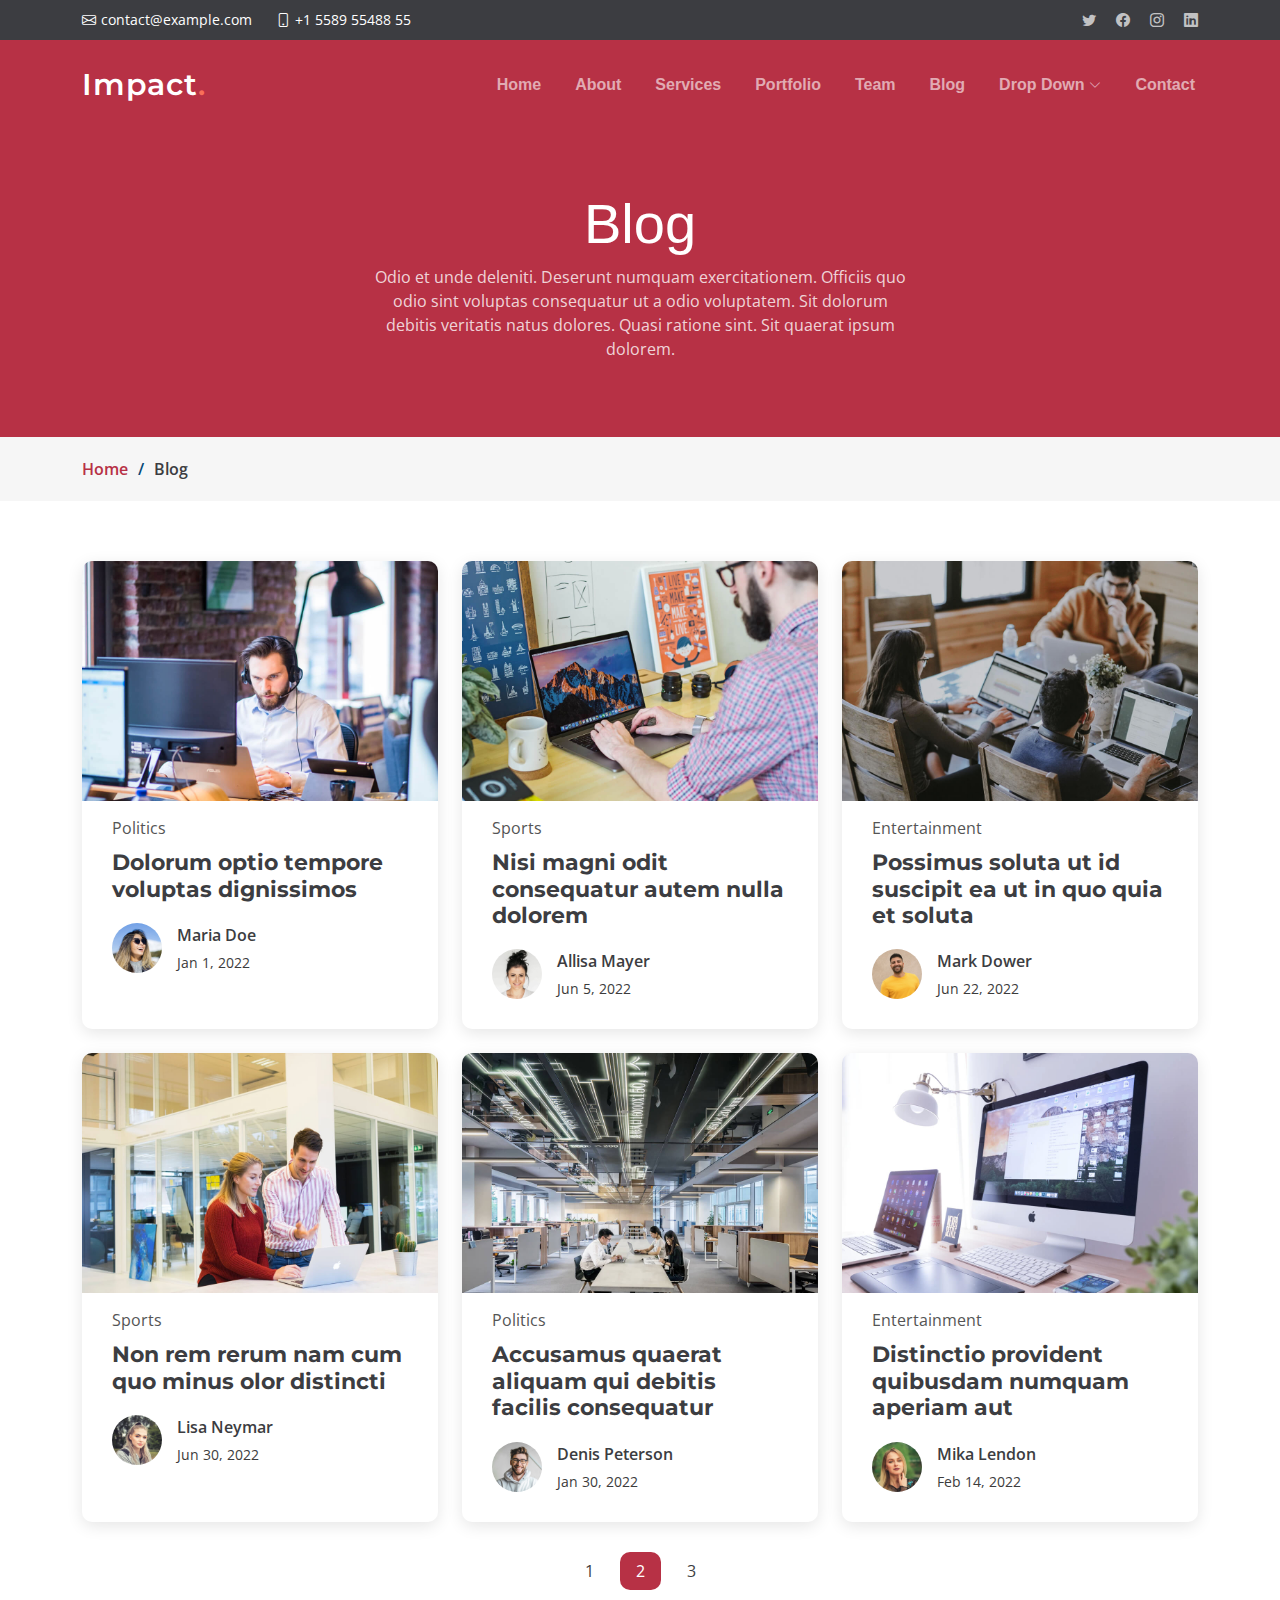
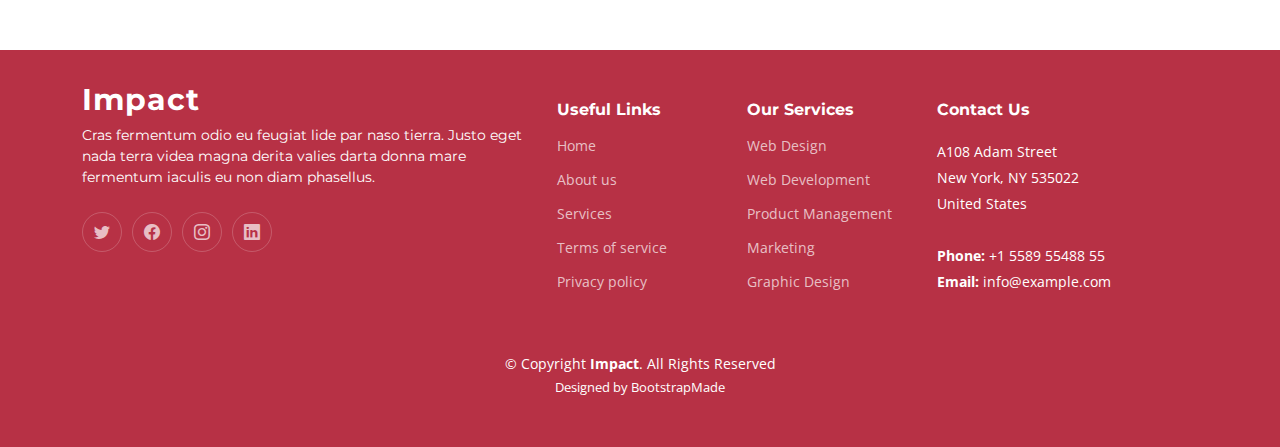
<file: blog.html>
<!DOCTYPE html>
<html lang="en">

<head>
  <meta charset="utf-8">
  <meta content="width=device-width, initial-scale=1.0" name="viewport">

  <title>Impact Bootstrap Template - Blog</title>
  <meta content="" name="description">
  <meta content="" name="keywords">

  <!-- Favicons -->
  <link href="assets/img/favicon.png" rel="icon">
  <link href="assets/img/apple-touch-icon.png" rel="apple-touch-icon">

  <!-- Google Fonts -->
  <link rel="preconnect" href="https://fonts.googleapis.com">
  <link rel="preconnect" href="https://fonts.gstatic.com" crossorigin>
  <link href="https://fonts.googleapis.com/css2?family=Open+Sans:ital,wght@0,300;0,400;0,500;0,600;0,700;1,300;1,400;1,600;1,700&family=Montserrat:ital,wght@0,300;0,400;0,500;0,600;0,700;1,300;1,400;1,500;1,600;1,700&family=Raleway:ital,wght@0,300;0,400;0,500;0,600;0,700;1,300;1,400;1,500;1,600;1,700&display=swap" rel="stylesheet">

  <!-- Vendor CSS Files -->
  <link href="assets/vendor/bootstrap/css/bootstrap.min.css" rel="stylesheet">
  <link href="assets/vendor/bootstrap-icons/bootstrap-icons.css" rel="stylesheet">
  <link href="assets/vendor/aos/aos.css" rel="stylesheet">
  <link href="assets/vendor/glightbox/css/glightbox.min.css" rel="stylesheet">
  <link href="assets/vendor/swiper/swiper-bundle.min.css" rel="stylesheet">

  <!-- Template Main CSS File -->
  <link href="assets/css/main.css" rel="stylesheet">

  <!-- =======================================================
  * Template Name: Impact
  * Updated: May 30 2023 with Bootstrap v5.3.0
  * Template URL: https://bootstrapmade.com/impact-bootstrap-business-website-template/
  * Author: BootstrapMade.com
  * License: https://bootstrapmade.com/license/
  ======================================================== -->
</head>

<body>

  <!-- ======= Header ======= -->
  <section id="topbar" class="topbar d-flex align-items-center">
    <div class="container d-flex justify-content-center justify-content-md-between">
      <div class="contact-info d-flex align-items-center">
        <i class="bi bi-envelope d-flex align-items-center"><a href="mailto:contact@example.com">contact@example.com</a></i>
        <i class="bi bi-phone d-flex align-items-center ms-4"><span>+1 5589 55488 55</span></i>
      </div>
      <div class="social-links d-none d-md-flex align-items-center">
        <a href="#" class="twitter"><i class="bi bi-twitter"></i></a>
        <a href="#" class="facebook"><i class="bi bi-facebook"></i></a>
        <a href="#" class="instagram"><i class="bi bi-instagram"></i></a>
        <a href="#" class="linkedin"><i class="bi bi-linkedin"></i></i></a>
      </div>
    </div>
  </section><!-- End Top Bar -->

  <header id="header" class="header d-flex align-items-center">

    <div class="container-fluid container-xl d-flex align-items-center justify-content-between">
      <a href="index.html" class="logo d-flex align-items-center">
        <!-- Uncomment the line below if you also wish to use an image logo -->
        <!-- <img src="assets/img/logo.png" alt=""> -->
        <h1>Impact<span>.</span></h1>
      </a>
      <nav id="navbar" class="navbar">
        <ul>
          <li><a href="#hero">Home</a></li>
          <li><a href="#about">About</a></li>
          <li><a href="#services">Services</a></li>
          <li><a href="#portfolio">Portfolio</a></li>
          <li><a href="#team">Team</a></li>
          <li><a href="blog.html">Blog</a></li>
          <li class="dropdown"><a href="#"><span>Drop Down</span> <i class="bi bi-chevron-down dropdown-indicator"></i></a>
            <ul>
              <li><a href="#">Drop Down 1</a></li>
              <li class="dropdown"><a href="#"><span>Deep Drop Down</span> <i class="bi bi-chevron-down dropdown-indicator"></i></a>
                <ul>
                  <li><a href="#">Deep Drop Down 1</a></li>
                  <li><a href="#">Deep Drop Down 2</a></li>
                  <li><a href="#">Deep Drop Down 3</a></li>
                  <li><a href="#">Deep Drop Down 4</a></li>
                  <li><a href="#">Deep Drop Down 5</a></li>
                </ul>
              </li>
              <li><a href="#">Drop Down 2</a></li>
              <li><a href="#">Drop Down 3</a></li>
              <li><a href="#">Drop Down 4</a></li>
            </ul>
          </li>
          <li><a href="#contact">Contact</a></li>
        </ul>
      </nav><!-- .navbar -->

      <i class="mobile-nav-toggle mobile-nav-show bi bi-list"></i>
      <i class="mobile-nav-toggle mobile-nav-hide d-none bi bi-x"></i>

    </div>
  </header><!-- End Header -->
  <!-- End Header -->

  <main id="main">

    <!-- ======= Breadcrumbs ======= -->
    <div class="breadcrumbs">
      <div class="page-header d-flex align-items-center" style="background-image: url('');">
        <div class="container position-relative">
          <div class="row d-flex justify-content-center">
            <div class="col-lg-6 text-center">
              <h2>Blog</h2>
              <p>Odio et unde deleniti. Deserunt numquam exercitationem. Officiis quo odio sint voluptas consequatur ut a odio voluptatem. Sit dolorum debitis veritatis natus dolores. Quasi ratione sint. Sit quaerat ipsum dolorem.</p>
            </div>
          </div>
        </div>
      </div>
      <nav>
        <div class="container">
          <ol>
            <li><a href="index.html">Home</a></li>
            <li>Blog</li>
          </ol>
        </div>
      </nav>
    </div><!-- End Breadcrumbs -->

    <!-- ======= Blog Section ======= -->
    <section id="blog" class="blog">
      <div class="container" data-aos="fade-up">

        <div class="row gy-4 posts-list">

          <div class="col-xl-4 col-md-6">
            <article>

              <div class="post-img">
                <img src="assets/img/blog/blog-1.jpg" alt="" class="img-fluid">
              </div>

              <p class="post-category">Politics</p>

              <h2 class="title">
                <a href="blog-details.html">Dolorum optio tempore voluptas dignissimos</a>
              </h2>

              <div class="d-flex align-items-center">
                <img src="assets/img/blog/blog-author.jpg" alt="" class="img-fluid post-author-img flex-shrink-0">
                <div class="post-meta">
                  <p class="post-author-list">Maria Doe</p>
                  <p class="post-date">
                    <time datetime="2022-01-01">Jan 1, 2022</time>
                  </p>
                </div>
              </div>

            </article>
          </div><!-- End post list item -->

          <div class="col-xl-4 col-md-6">
            <article>

              <div class="post-img">
                <img src="assets/img/blog/blog-2.jpg" alt="" class="img-fluid">
              </div>

              <p class="post-category">Sports</p>

              <h2 class="title">
                <a href="blog-details.html">Nisi magni odit consequatur autem nulla dolorem</a>
              </h2>

              <div class="d-flex align-items-center">
                <img src="assets/img/blog/blog-author-2.jpg" alt="" class="img-fluid post-author-img flex-shrink-0">
                <div class="post-meta">
                  <p class="post-author-list">Allisa Mayer</p>
                  <p class="post-date">
                    <time datetime="2022-01-01">Jun 5, 2022</time>
                  </p>
                </div>
              </div>

            </article>
          </div><!-- End post list item -->

          <div class="col-xl-4 col-md-6">
            <article>

              <div class="post-img">
                <img src="assets/img/blog/blog-3.jpg" alt="" class="img-fluid">
              </div>

              <p class="post-category">Entertainment</p>

              <h2 class="title">
                <a href="blog-details.html">Possimus soluta ut id suscipit ea ut in quo quia et soluta</a>
              </h2>

              <div class="d-flex align-items-center">
                <img src="assets/img/blog/blog-author-3.jpg" alt="" class="img-fluid post-author-img flex-shrink-0">
                <div class="post-meta">
                  <p class="post-author-list">Mark Dower</p>
                  <p class="post-date">
                    <time datetime="2022-01-01">Jun 22, 2022</time>
                  </p>
                </div>
              </div>

            </article>
          </div><!-- End post list item -->

          <div class="col-xl-4 col-md-6">
            <article>

              <div class="post-img">
                <img src="assets/img/blog/blog-4.jpg" alt="" class="img-fluid">
              </div>

              <p class="post-category">Sports</p>

              <h2 class="title">
                <a href="blog-details.html">Non rem rerum nam cum quo minus olor distincti</a>
              </h2>

              <div class="d-flex align-items-center">
                <img src="assets/img/blog/blog-author-4.jpg" alt="" class="img-fluid post-author-img flex-shrink-0">
                <div class="post-meta">
                  <p class="post-author-list">Lisa Neymar</p>
                  <p class="post-date">
                    <time datetime="2022-01-01">Jun 30, 2022</time>
                  </p>
                </div>
              </div>

            </article>
          </div><!-- End post list item -->

          <div class="col-xl-4 col-md-6">
            <article>

              <div class="post-img">
                <img src="assets/img/blog/blog-5.jpg" alt="" class="img-fluid">
              </div>

              <p class="post-category">Politics</p>

              <h2 class="title">
                <a href="blog-details.html">Accusamus quaerat aliquam qui debitis facilis consequatur</a>
              </h2>

              <div class="d-flex align-items-center">
                <img src="assets/img/blog/blog-author-5.jpg" alt="" class="img-fluid post-author-img flex-shrink-0">
                <div class="post-meta">
                  <p class="post-author-list">Denis Peterson</p>
                  <p class="post-date">
                    <time datetime="2022-01-01">Jan 30, 2022</time>
                  </p>
                </div>
              </div>

            </article>
          </div><!-- End post list item -->

          <div class="col-xl-4 col-md-6">
            <article>

              <div class="post-img">
                <img src="assets/img/blog/blog-6.jpg" alt="" class="img-fluid">
              </div>

              <p class="post-category">Entertainment</p>

              <h2 class="title">
                <a href="blog-details.html">Distinctio provident quibusdam numquam aperiam aut</a>
              </h2>

              <div class="d-flex align-items-center">
                <img src="assets/img/blog/blog-author-6.jpg" alt="" class="img-fluid post-author-img flex-shrink-0">
                <div class="post-meta">
                  <p class="post-author-list">Mika Lendon</p>
                  <p class="post-date">
                    <time datetime="2022-01-01">Feb 14, 2022</time>
                  </p>
                </div>
              </div>

            </article>
          </div><!-- End post list item -->

        </div><!-- End blog posts list -->

        <div class="blog-pagination">
          <ul class="justify-content-center">
            <li><a href="#">1</a></li>
            <li class="active"><a href="#">2</a></li>
            <li><a href="#">3</a></li>
          </ul>
        </div><!-- End blog pagination -->

      </div>
    </section><!-- End Blog Section -->

  </main><!-- End #main -->

  <!-- ======= Footer ======= -->
  <footer id="footer" class="footer">

    <div class="container">
      <div class="row gy-4">
        <div class="col-lg-5 col-md-12 footer-info">
          <a href="index.html" class="logo d-flex align-items-center">
            <span>Impact</span>
          </a>
          <p>Cras fermentum odio eu feugiat lide par naso tierra. Justo eget nada terra videa magna derita valies darta donna mare fermentum iaculis eu non diam phasellus.</p>
          <div class="social-links d-flex mt-4">
            <a href="#" class="twitter"><i class="bi bi-twitter"></i></a>
            <a href="#" class="facebook"><i class="bi bi-facebook"></i></a>
            <a href="#" class="instagram"><i class="bi bi-instagram"></i></a>
            <a href="#" class="linkedin"><i class="bi bi-linkedin"></i></a>
          </div>
        </div>

        <div class="col-lg-2 col-6 footer-links">
          <h4>Useful Links</h4>
          <ul>
            <li><a href="#">Home</a></li>
            <li><a href="#">About us</a></li>
            <li><a href="#">Services</a></li>
            <li><a href="#">Terms of service</a></li>
            <li><a href="#">Privacy policy</a></li>
          </ul>
        </div>

        <div class="col-lg-2 col-6 footer-links">
          <h4>Our Services</h4>
          <ul>
            <li><a href="#">Web Design</a></li>
            <li><a href="#">Web Development</a></li>
            <li><a href="#">Product Management</a></li>
            <li><a href="#">Marketing</a></li>
            <li><a href="#">Graphic Design</a></li>
          </ul>
        </div>

        <div class="col-lg-3 col-md-12 footer-contact text-center text-md-start">
          <h4>Contact Us</h4>
          <p>
            A108 Adam Street <br>
            New York, NY 535022<br>
            United States <br><br>
            <strong>Phone:</strong> +1 5589 55488 55<br>
            <strong>Email:</strong> info@example.com<br>
          </p>

        </div>

      </div>
    </div>

    <div class="container mt-4">
      <div class="copyright">
        &copy; Copyright <strong><span>Impact</span></strong>. All Rights Reserved
      </div>
      <div class="credits">
        <!-- All the links in the footer should remain intact. -->
        <!-- You can delete the links only if you purchased the pro version. -->
        <!-- Licensing information: https://bootstrapmade.com/license/ -->
        <!-- Purchase the pro version with working PHP/AJAX contact form: https://bootstrapmade.com/impact-bootstrap-business-website-template/ -->
        Designed by <a href="https://bootstrapmade.com/">BootstrapMade</a>
      </div>
    </div>

  </footer><!-- End Footer -->
  <!-- End Footer -->

  <a href="#" class="scroll-top d-flex align-items-center justify-content-center"><i class="bi bi-arrow-up-short"></i></a>

  <div id="preloader"></div>

  <!-- Vendor JS Files -->
  <script src="assets/vendor/bootstrap/js/bootstrap.bundle.min.js"></script>
  <script src="assets/vendor/aos/aos.js"></script>
  <script src="assets/vendor/glightbox/js/glightbox.min.js"></script>
  <script src="assets/vendor/purecounter/purecounter_vanilla.js"></script>
  <script src="assets/vendor/swiper/swiper-bundle.min.js"></script>
  <script src="assets/vendor/isotope-layout/isotope.pkgd.min.js"></script>
  <script src="assets/vendor/php-email-form/validate.js"></script>

  <!-- Template Main JS File -->
  <script src="assets/js/main.js"></script>

</body>

</html>
</file>
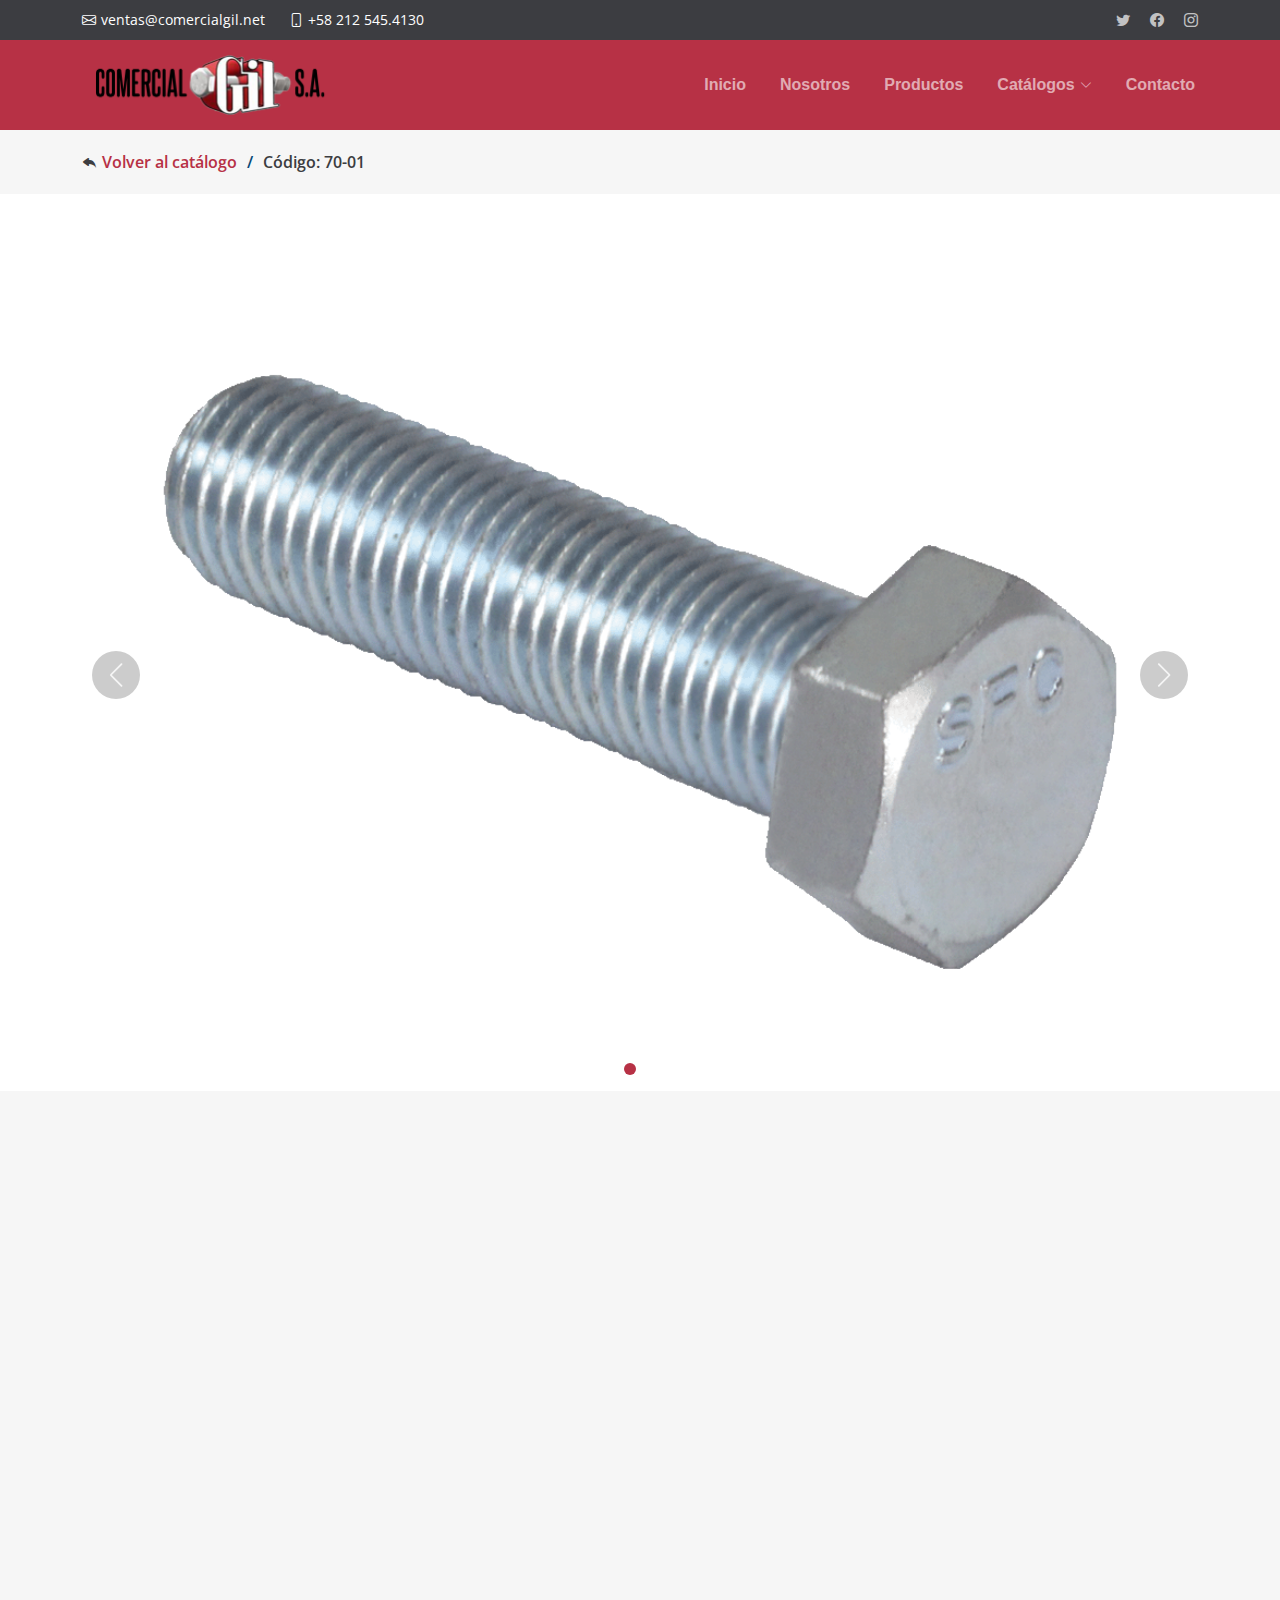
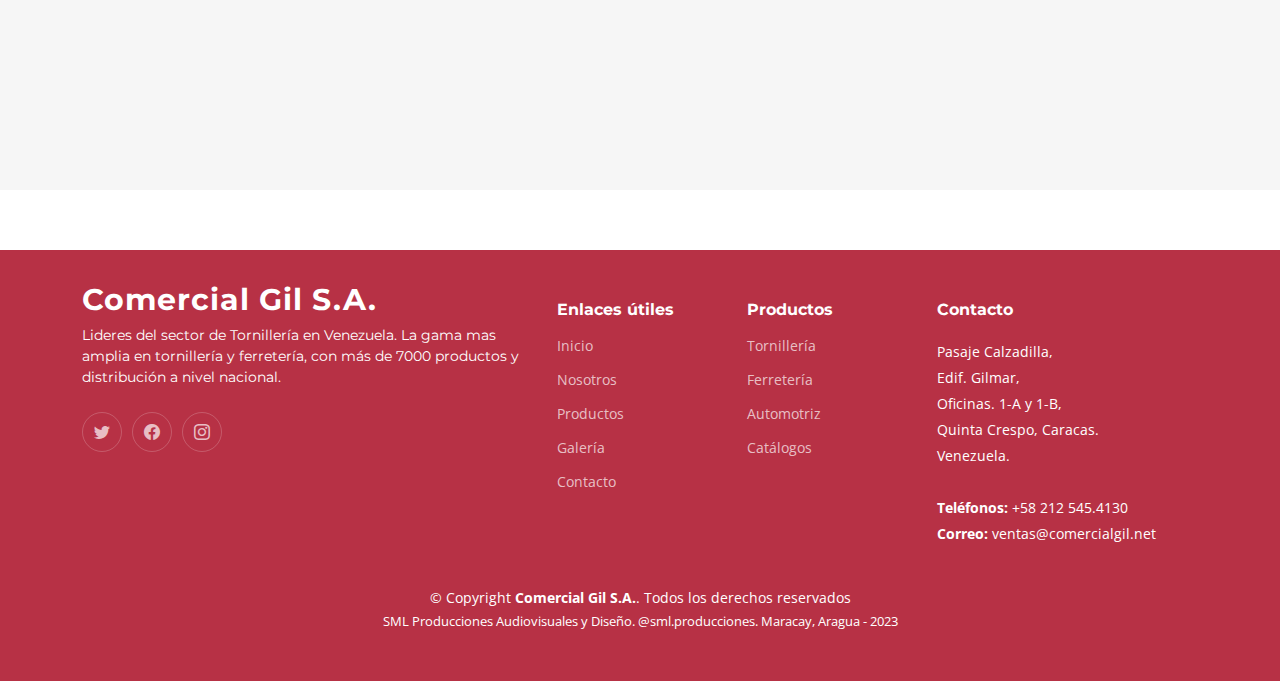
<file: automotriz/03/01-detalles.html>
<!DOCTYPE html>
<html lang="es-VE">

<head>
  <meta charset="utf-8">
  <meta content="width=device-width, initial-scale=1.0" name="viewport">

  <title>Comercial Gil S.A. - Página interna</title>
  <meta name="description" content="Distribuidor de tornillería y ferretería" >
  <meta name="keywords" content="Comercial Gil, tornillería, ferretería, tornillos, tuercas, llave, hexagonal" >

  <!-- Favicons -->
  <link href="../../assets/img/favicon.png" rel="icon">
  <link href="../../assets/img/apple-touch-icon.png" rel="apple-touch-icon">

  <!-- Google Fonts -->
  <link rel="preconnect" href="https://fonts.googleapis.com">
  <link rel="preconnect" href="https://fonts.gstatic.com" crossorigin>
  <link href="https://fonts.googleapis.com/css2?family=Open+Sans:ital,wght@0,300;0,400;0,500;0,600;0,700;1,300;1,400;1,600;1,700&family=Montserrat:ital,wght@0,300;0,400;0,500;0,600;0,700;1,300;1,400;1,500;1,600;1,700&family=Raleway:ital,wght@0,300;0,400;0,500;0,600;0,700;1,300;1,400;1,500;1,600;1,700&display=swap" rel="stylesheet">

  <!-- Vendor CSS Files -->
  <link href="../../assets/vendor/bootstrap/css/bootstrap.min.css" rel="stylesheet">
  <link href="../../assets/vendor/bootstrap-icons/bootstrap-icons.css" rel="stylesheet">
  <link href="../../assets/vendor/aos/aos.css" rel="stylesheet">
  <link href="../../assets/vendor/glightbox/css/glightbox.min.css" rel="stylesheet">
  <link href="../../assets/vendor/swiper/swiper-bundle.min.css" rel="stylesheet">

  <!-- Template Main CSS File -->
  <link href="../../assets/css/main.css" rel="stylesheet">
</head>






<body>
  <!-- ======= Topbar ======= -->
  <!-- ======= Topbar ======= -->
  <!-- ======= Topbar ======= -->
  <section id="topbar" class="topbar d-flex align-items-center">
    <div class="container d-flex justify-content-center justify-content-md-between">
      <div class="contact-info d-flex align-items-center">
        <i class="bi bi-envelope d-flex align-items-center"><a href="mailto:ventas@comercialgil.net">ventas@comercialgil.net</a></i>
        <i class="bi bi-phone d-flex align-items-center ms-4"><span>+58 212 545.4130</span></i>
      </div>
      <div class="social-links d-none d-md-flex align-items-center">
        <a href="https://twitter.com/comercialgilsa" class="twitter" target="_blank"><i class="bi bi-twitter"></i></a>
        <a href="https://www.facebook.com/comercialgilsa" class="facebook" target="_blank"><i class="bi bi-facebook"></i></a>
        <a href="https://www.instagram.com/comercialgilsa" class="instagram" target="_blank"><i class="bi bi-instagram"></i></a>
        <!-- a href="#" class="linkedin"><i class="bi bi-linkedin" target="_blank"></i></i></a -->
      </div>
    </div>
  </section>
  <!-- End Top Bar -->
  <!-- End Top Bar -->
  <!-- End Top Bar -->





  <!-- Header -->
  <!-- Header -->
  <!-- Header -->
  <header id="header" class="header d-flex align-items-center">

    <div class="container-fluid container-xl d-flex align-items-center justify-content-between">
      <a href="index.html" class="logo d-flex align-items-center">
        <!-- Uncomment the line below if you also wish to use an image logo -->
        <img src="../../assets/img/logo.png" alt="ComercialGil">
        <!-- h1>Comercial Gil S<span>.</span>A<span>.</span></h1 -->
      </a>
      <nav id="navbar" class="navbar">
        <ul>

          <li><a href="../../index.html">Inicio</a></li>
          <li><a href="../../index.html#about">Nosotros</a></li>
          <li><a href="../../productos/index.html">Productos</a></li>
          <li class="dropdown"><a href="#"><span>Catálogos</span> <i class="bi bi-chevron-down dropdown-indicator"></i></a>
            <ul>
              <li><a href="../../tornilleria/index.html">Tornillería</a></li>
              <li><a href="../../ferreteria/index.html">Ferretería</a></li>
              <li><a href="../../automotriz/index.html">Automotriz</a></li>
            </ul>
          </li>

          <li><a href="../../index.html#contact">Contacto</a></li>

        </ul>
      </nav><!-- .navbar -->

      <i class="mobile-nav-toggle mobile-nav-show bi bi-list"></i>
      <i class="mobile-nav-toggle mobile-nav-hide d-none bi bi-x"></i>

    </div>
  </header>
  <!-- End Header -->
  <!-- End Header -->
  <!-- End Header -->
   
  



  <!-- #main -->
  <!-- #main -->
  <!-- #main -->
  <main id="main">



    <!-- ======= Breadcrumbs ======= -->
    <div class="breadcrumbs">


      <!-- div class="page-header d-flex align-items-center" style="background-image: url('');">
        <div class="container position-relative">
          <div class="row d-flex justify-content-center">
            <div class="col-lg-6 text-center">
              <h2>LLAVE COMBINADA</h2>
              <p>Odio et unde deleniti. Deserunt numquam exercitationem. Officiis quo odio sint voluptas consequatur ut a odio voluptatem. Sit dolorum debitis veritatis natus dolores. Quasi ratione sint. Sit quaerat ipsum dolorem.</p>
            </div>
          </div>
        </div>
      </div -->


      <nav>
        <div class="container">
          <ol>
            <li>
              <i class="bi bi-reply-fill"></i> <a href="../../ferreteria/index.html">Volver al catálogo</a>
            </li>
            <li>Código: 70-01</li>
          </ol>
        </div>
      </nav>
    </div>

    <!-- End Breadcrumbs -->




    <!-- section class="sample-page">
      <div class="container" data-aos="fade-up">

        <p>
          You can duplicate this sample page and create any number of inner pages you like!
        </p>

      </div>
    </section -->






    <!-- ======= FOTOGRAFIA Section ======= -->
    <section id="portfolio-details" class="portfolio-details">
      <div class="container" data-aos="fade-up">
        <div class="position-relative h-100">
          <div class="slides-1 portfolio-details-slider swiper">
            <div class="swiper-wrapper align-items-center">

              <div class="swiper-slide">
                <img src="../../assets/img/portfolio/tornilleria/03-01.png" alt="">
              </div>

              <div class="swiper-slide">
                <img src="../../assets/img/portfolio/tornilleria/03-01.png" alt="">
              </div>

            </div>
            <div class="swiper-pagination"></div>
          </div>
          <div class="swiper-button-prev"></div>
          <div class="swiper-button-next"></div>
        </div>
      </div>
    </div>      
    <!-- ======= END FOTOGRAFIA Section ======= -->




    <!-- ======= Portfolio Details Section ======= -->
    <section id="portfolio-details" class="portfolio-details sections-bg">
      <div class="container" data-aos="fade-up">



        <div class="row justify-content-between gy-4 mt-4">

          <!-- div class="col-lg-8" -->
            <div class="portfolio-description">
              <h2>TORNILLO HEXAGONAL G2 UNC ROSCA GRUESA</h2>
              <div class="portfolio-info">
                <h3>Especificaciones técnicas:</h3>
                <ul>
                  <li><strong>Grupo/Familia</strong> <span>03-01</span></li>
                  <li><strong>Especificación técnica</strong> <span>SAE J429 & ASME B 18.2.1</span></li>
                  <li><strong>Medidas (desde)</strong> <span>3/16”(#10)-24x1/2</span></li>
                  <li><strong>Medidas (hasta)</strong> <span>1-1/4”-7x10”</span></li>
                  <li><strong>Acabado</strong> <span>Natural / Zinc</span></li> 
                  <li><strong>Presentación</strong> <span>Granel</span></li>
                  
                  <!-- li><strong>Medidas</strong> <a href="#">3/8, 7/16, 1/2, 9/16, 5/8, 11/16, 3/4, 13/16, 15/16, 1-1/8</a></li -->
                  <li><a href="#" class="btn-visit align-self-start">COMPRAR</a></li>

                </ul>
              </div>


              <!-- div class="testimonial-item">
                <p>
                  <i class="bi bi-quote quote-icon-left"></i>
                  Export tempor illum tamen malis malis eram quae irure esse labore quem cillum quid cillum eram malis quorum velit fore eram velit sunt aliqua noster fugiat irure amet legam anim culpa.
                  <i class="bi bi-quote quote-icon-right"></i>
                </p>
                
                <div>
                  <img src="../../assets/img/testimonials/testimonials-2.jpg" class="testimonial-img" alt="">
                  <h3>Sara Wilsson</h3>
                  <h4>Designer</h4>
                </div>
              </div -->


            <!-- /div -->
          </div>



          <!-- div class="col-lg-3">
            <div class="portfolio-info">
              <h3>Project information</h3>
              <ul>
                <li><strong>Category</strong> <span>Web design</span></li>
                <li><strong>Client</strong> <span>ASU Company</span></li>
                <li><strong>Project date</strong> <span>01 March, 2020</span></li>
                <li><strong>Project URL</strong> <a href="#">www.example.com</a></li>
                <li><a href="#" class="btn-visit align-self-start">Visit Website</a></li>
              </ul>
            </div>
          </div -->


        </div>

      </div>
    </section>
    <!-- End Portfolio Details Section -->


    

  </main>
  <!-- End #main -->
  <!-- End #main -->
  <!-- End #main -->
  <!-- End #main -->




  <!-- ======= Footer ======= -->
  <footer id="footer" class="footer">

    <div class="container">
      <div class="row gy-4">
        <div class="col-lg-5 col-md-12 footer-info">
          <a href="../../index.html" class="logo d-flex align-items-center">
            <span>Comercial Gil S.A.</span>
          </a>
          <p>
            Lideres del sector de Tornillería en Venezuela.
            La gama mas amplia en tornillería y ferretería, con más de 7000 productos y distribución a nivel nacional.
          </p>
          <div class="social-links d-flex mt-4">
            <a href="https://twitter.com/comercialgilsa" class="twitter" target="_blank"><i class="bi bi-twitter"></i></a>
            <a href="https://www.facebook.com/comercialgilsa" class="facebook" target="_blank"><i class="bi bi-facebook"></i></a>
            <a href="https://www.instagram.com/comercialgilsa" class="instagram" target="_blank"><i class="bi bi-instagram"></i></a>
            <!-- a href="#" class="linkedin" target="_blank"><i class="bi bi-linkedin"></i></a -->
          </div>
        </div>

        <div class="col-lg-2 col-6 footer-links">
          <h4>Enlaces útiles</h4>
          <ul>
            <li><a href="../../index.html">Inicio</a></li>
            <li><a href="../../index.html#about">Nosotros</a></li>
            <li><a href="../../productos/index.html">Productos</a></li>
            <li><a href="#">Galería</a></li>
            <li><a href="../..//index.html#contact">Contacto</a></li>
          </ul>
        </div>

        <div class="col-lg-2 col-6 footer-links">
          <h4>Productos</h4>
          <ul>
            <li><a href="../../tornilleria/index.html">Tornillería</a></li>
            <li><a href="../../ferreteria/index.html">Ferretería</a></li>
            <li><a href="../../automotriz/index.html">Automotriz</a></li>
            <li><a href="../../catalogos/index.html">Catálogos</a></li>
          </ul>
        </div>

        <div class="col-lg-3 col-md-12 footer-contact text-center text-md-start">
          <h4>Contacto</h4>
          <p>
            Pasaje Calzadilla,<br>
            Edif. Gilmar,<br>
            Oficinas. 1-A y 1-B,<br>
            Quinta Crespo, Caracas.<br>
            Venezuela.<br><br>
            <strong>Teléfonos:</strong> +58 212 545.4130<br>
            <strong>Correo:</strong> ventas@comercialgil.net<br>
          </p>

        </div>

      </div>
    </div>

    <div class="container mt-4">
      <div class="copyright">
        &copy; Copyright <strong><span>Comercial Gil S.A.</span></strong>. Todos los derechos reservados
      </div>
      <div class="credits">
        SML Producciones Audiovisuales y Diseño. @sml.producciones. Maracay, Aragua - 2023</a>
      </div>
    </div>

  </footer><!-- End Footer -->
  <!-- End Footer -->

  <a href="#" class="scroll-top d-flex align-items-center justify-content-center"><i class="bi bi-arrow-up-short"></i></a>

  <div id="preloader"></div>

  <!-- Vendor JS Files -->
  <script src="../../assets/vendor/bootstrap/js/bootstrap.bundle.min.js"></script>
  <script src="../../assets/vendor/aos/aos.js"></script>
  <script src="../../assets/vendor/glightbox/js/glightbox.min.js"></script>
  <script src="../../assets/vendor/purecounter/purecounter_vanilla.js"></script>
  <script src="../../assets/vendor/swiper/swiper-bundle.min.js"></script>
  <script src="../../assets/vendor/isotope-layout/isotope.pkgd.min.js"></script>
  <script src="../../assets/vendor/php-email-form/validate.js"></script>

  <!-- Template Main JS File -->
  <script src="../../assets/js/main.js"></script>

</body>

</html>
</file>
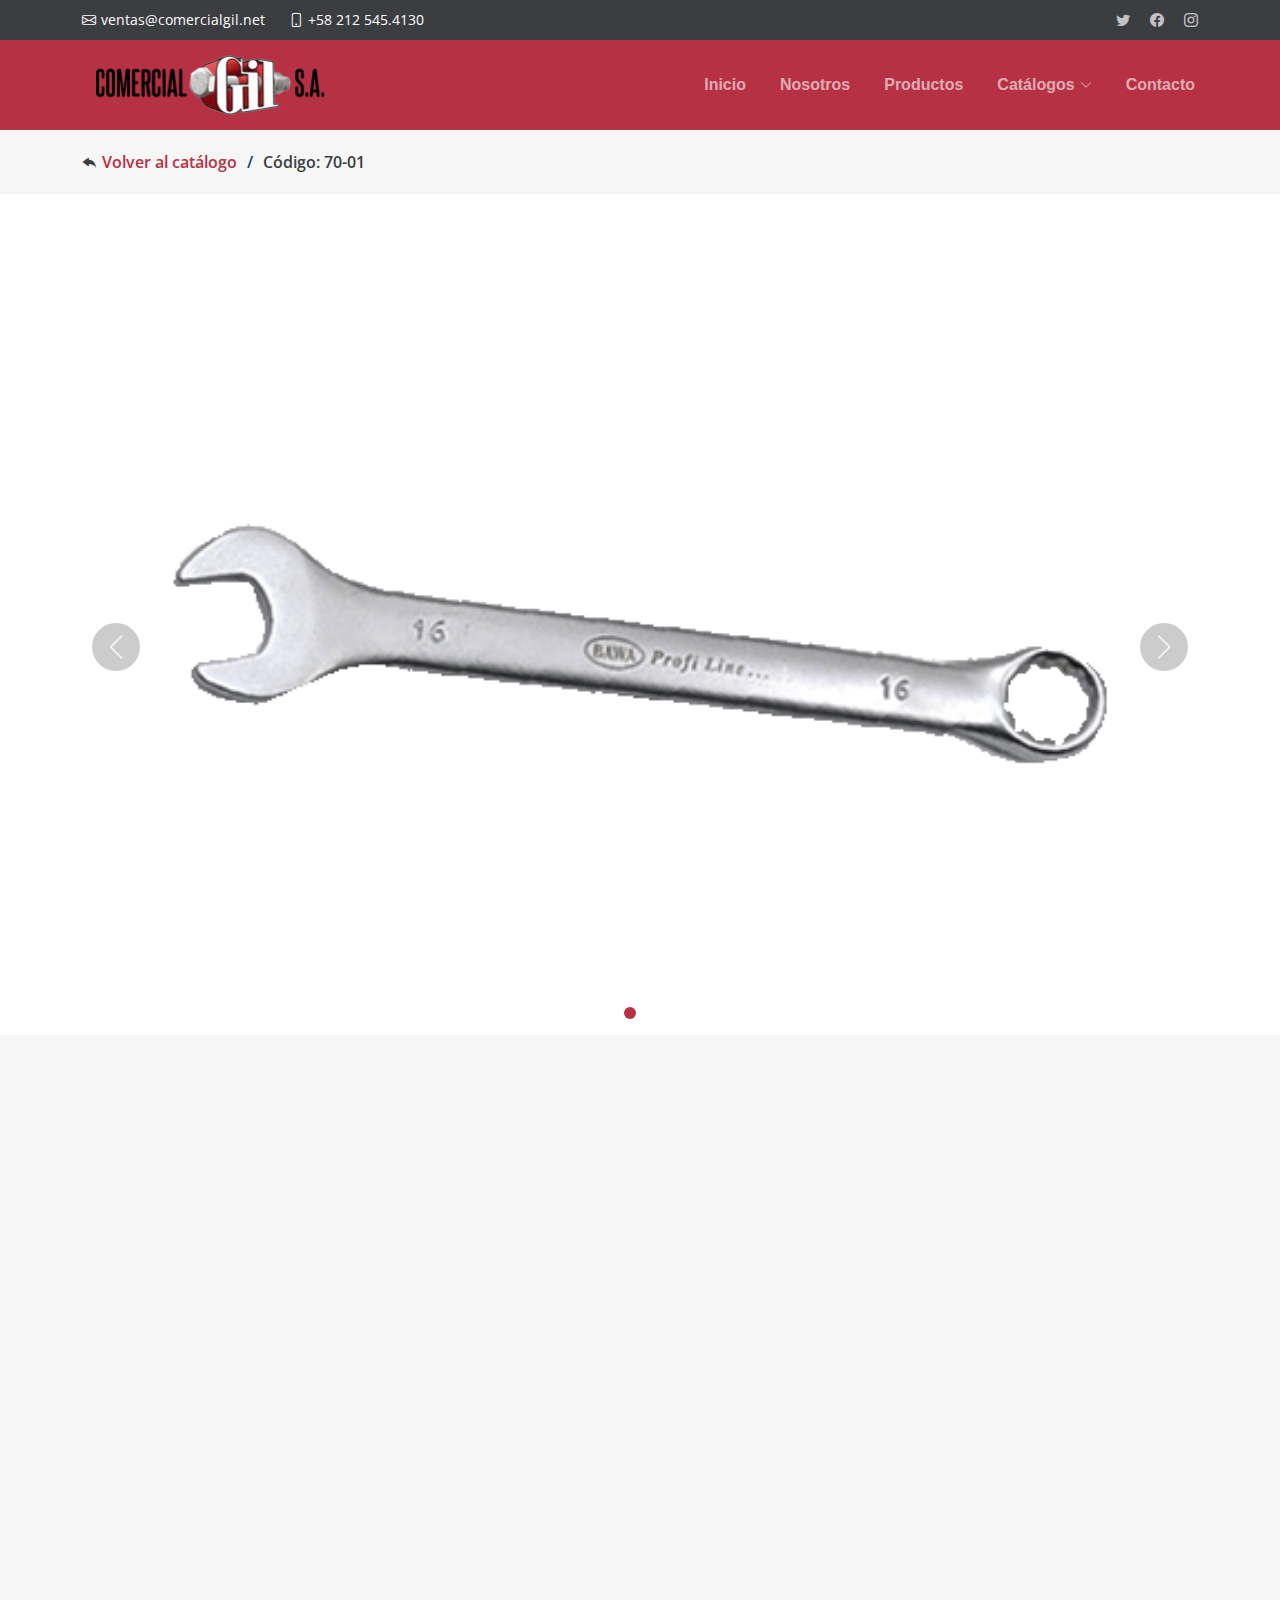
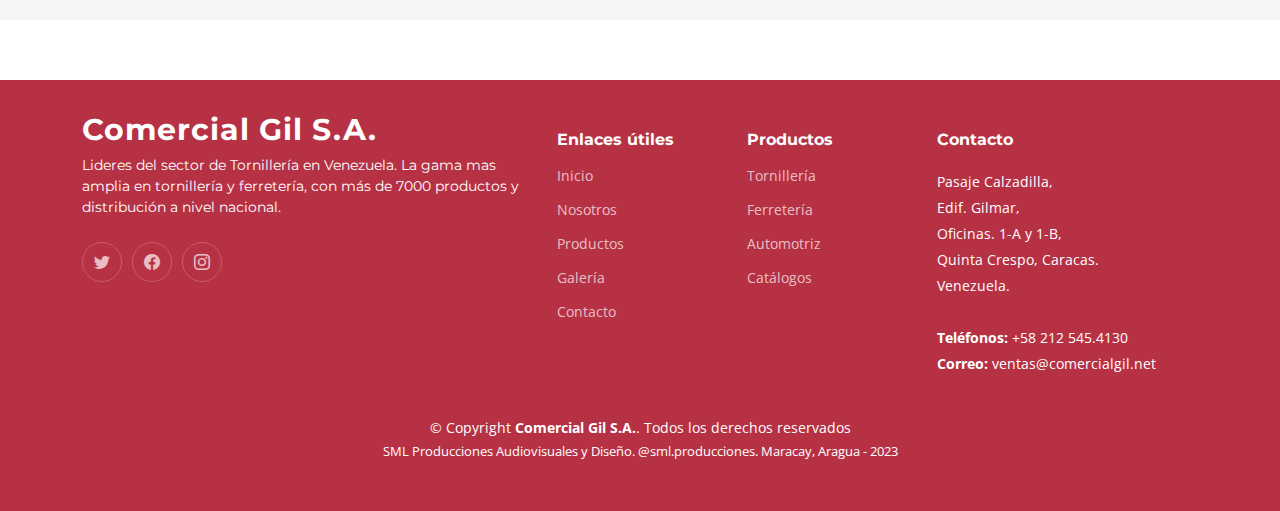
<file: ferreteria/70/01-detalles.html>
<!DOCTYPE html>
<html lang="es-VE">

<head>
  <meta charset="utf-8">
  <meta content="width=device-width, initial-scale=1.0" name="viewport">

  <title>Comercial Gil S.A. - Página interna</title>
  <meta name="description" content="Distribuidor de tornillería y ferretería" >
  <meta name="keywords" content="Comercial Gil, tornillería, ferretería, tornillos, tuercas, llave, hexagonal" >

  <!-- Favicons -->
  <link href="../../assets/img/favicon.png" rel="icon">
  <link href="../../assets/img/apple-touch-icon.png" rel="apple-touch-icon">

  <!-- Google Fonts -->
  <link rel="preconnect" href="https://fonts.googleapis.com">
  <link rel="preconnect" href="https://fonts.gstatic.com" crossorigin>
  <link href="https://fonts.googleapis.com/css2?family=Open+Sans:ital,wght@0,300;0,400;0,500;0,600;0,700;1,300;1,400;1,600;1,700&family=Montserrat:ital,wght@0,300;0,400;0,500;0,600;0,700;1,300;1,400;1,500;1,600;1,700&family=Raleway:ital,wght@0,300;0,400;0,500;0,600;0,700;1,300;1,400;1,500;1,600;1,700&display=swap" rel="stylesheet">

  <!-- Vendor CSS Files -->
  <link href="../../assets/vendor/bootstrap/css/bootstrap.min.css" rel="stylesheet">
  <link href="../../assets/vendor/bootstrap-icons/bootstrap-icons.css" rel="stylesheet">
  <link href="../../assets/vendor/aos/aos.css" rel="stylesheet">
  <link href="../../assets/vendor/glightbox/css/glightbox.min.css" rel="stylesheet">
  <link href="../../assets/vendor/swiper/swiper-bundle.min.css" rel="stylesheet">

  <!-- Template Main CSS File -->
  <link href="../../assets/css/main.css" rel="stylesheet">
</head>






<body>
  <!-- ======= Topbar ======= -->
  <!-- ======= Topbar ======= -->
  <!-- ======= Topbar ======= -->
  <section id="topbar" class="topbar d-flex align-items-center">
    <div class="container d-flex justify-content-center justify-content-md-between">
      <div class="contact-info d-flex align-items-center">
        <i class="bi bi-envelope d-flex align-items-center"><a href="mailto:ventas@comercialgil.net">ventas@comercialgil.net</a></i>
        <i class="bi bi-phone d-flex align-items-center ms-4"><span>+58 212 545.4130</span></i>
      </div>
      <div class="social-links d-none d-md-flex align-items-center">
        <a href="https://twitter.com/comercialgilsa" class="twitter" target="_blank"><i class="bi bi-twitter"></i></a>
        <a href="https://www.facebook.com/comercialgilsa" class="facebook" target="_blank"><i class="bi bi-facebook"></i></a>
        <a href="https://www.instagram.com/comercialgilsa" class="instagram" target="_blank"><i class="bi bi-instagram"></i></a>
        <!-- a href="#" class="linkedin"><i class="bi bi-linkedin" target="_blank"></i></i></a -->
      </div>
    </div>
  </section>
  <!-- End Top Bar -->
  <!-- End Top Bar -->
  <!-- End Top Bar -->





  <!-- Header -->
  <!-- Header -->
  <!-- Header -->
  <header id="header" class="header d-flex align-items-center">

    <div class="container-fluid container-xl d-flex align-items-center justify-content-between">
      <a href="index.html" class="logo d-flex align-items-center">
        <!-- Uncomment the line below if you also wish to use an image logo -->
        <img src="../../assets/img/logo.png" alt="ComercialGil">
        <!-- h1>Comercial Gil S<span>.</span>A<span>.</span></h1 -->
      </a>
      <nav id="navbar" class="navbar">
        <ul>

          <li><a href="../../index.html">Inicio</a></li>
          <li><a href="../../index.html#about">Nosotros</a></li>
          <li><a href="../../productos/index.html">Productos</a></li>
          <li class="dropdown"><a href="#"><span>Catálogos</span> <i class="bi bi-chevron-down dropdown-indicator"></i></a>
            <ul>
              <li><a href="../../tornilleria/index.html">Tornillería</a></li>
              <li><a href="../../ferreteria/index.html">Ferretería</a></li>
              <li><a href="../../automotriz/index.html">Automotriz</a></li>
            </ul>
          </li>

          <li><a href="../../index.html#contact">Contacto</a></li>

        </ul>
      </nav><!-- .navbar -->

      <i class="mobile-nav-toggle mobile-nav-show bi bi-list"></i>
      <i class="mobile-nav-toggle mobile-nav-hide d-none bi bi-x"></i>

    </div>
  </header>
  <!-- End Header -->
  <!-- End Header -->
  <!-- End Header -->
   
  



  <!-- #main -->
  <!-- #main -->
  <!-- #main -->
  <main id="main">



    <!-- ======= Breadcrumbs ======= -->
    <div class="breadcrumbs">


      <!-- div class="page-header d-flex align-items-center" style="background-image: url('');">
        <div class="container position-relative">
          <div class="row d-flex justify-content-center">
            <div class="col-lg-6 text-center">
              <h2>LLAVE COMBINADA</h2>
              <p>Odio et unde deleniti. Deserunt numquam exercitationem. Officiis quo odio sint voluptas consequatur ut a odio voluptatem. Sit dolorum debitis veritatis natus dolores. Quasi ratione sint. Sit quaerat ipsum dolorem.</p>
            </div>
          </div>
        </div>
      </div -->


      <nav>
        <div class="container">
          <ol>
            <li>
              <i class="bi bi-reply-fill"></i> <a href="../../ferreteria/index.html">Volver al catálogo</a>
            </li>
            <li>Código: 70-01</li>
          </ol>
        </div>
      </nav>
    </div>

    <!-- End Breadcrumbs -->




    <!-- section class="sample-page">
      <div class="container" data-aos="fade-up">

        <p>
          You can duplicate this sample page and create any number of inner pages you like!
        </p>

      </div>
    </section -->






    <!-- ======= FOTOGRAFIA Section ======= -->
    <section id="portfolio-details" class="portfolio-details">
      <div class="container" data-aos="fade-up">
        <div class="position-relative h-100">
          <div class="slides-1 portfolio-details-slider swiper">
            <div class="swiper-wrapper align-items-center">

              <div class="swiper-slide">
                <img src="../../assets/img/portfolio/ferreteria/70-01.png" alt="">
              </div>

              <div class="swiper-slide">
                <img src="../../assets/img/portfolio/ferreteria/70-01.png" alt="">
              </div>

              <!--div class="swiper-slide">
                <img src="../../assets/img/portfolio/ferreteria/70-01.png" alt="">
              </div>

              <div class="swiper-slide">
                <img src="../../assets/img/portfolio/ferreteria/70-01.png" alt="">
              </div -->

            </div>
            <div class="swiper-pagination"></div>
          </div>
          <div class="swiper-button-prev"></div>
          <div class="swiper-button-next"></div>
        </div>
      </div>
    </div>      
    <!-- ======= END FOTOGRAFIA Section ======= -->




    <!-- ======= Portfolio Details Section ======= -->
    <section id="portfolio-details" class="portfolio-details sections-bg">
      <div class="container" data-aos="fade-up">



        <div class="row justify-content-between gy-4 mt-4">

          <!-- div class="col-lg-8" -->
            <div class="portfolio-description">
              <h2>LLAVE COMBINADA</h2>
              <div class="portfolio-info">
                <h3>Especificaciones técnicas:</h3>
                <ul>
                  <li><strong>Crupo/Familia</strong> <span>70-01</span></li>
                  <li><strong>Presentación</strong> <span>Empacado en cajitas de 10</span></li>
                  <li><strong>Acabado</strong> <span>SATINADO</span></li>
                  <li><strong>Medidas</strong> <span>3/8, 7/16, 1/2, 9/16, 5/8, 11/16, 3/4, 13/16, 15/16, 1-1/8</span></li>
                  
                  <!-- li><strong>Medidas</strong> <a href="#">3/8, 7/16, 1/2, 9/16, 5/8, 11/16, 3/4, 13/16, 15/16, 1-1/8</a></li -->
                  <li><a href="#" class="btn-visit align-self-start">COMPRAR</a></li>

                </ul>
              </div>


              <!-- div class="testimonial-item">
                <p>
                  <i class="bi bi-quote quote-icon-left"></i>
                  Export tempor illum tamen malis malis eram quae irure esse labore quem cillum quid cillum eram malis quorum velit fore eram velit sunt aliqua noster fugiat irure amet legam anim culpa.
                  <i class="bi bi-quote quote-icon-right"></i>
                </p>
                
                <div>
                  <img src="../../assets/img/testimonials/testimonials-2.jpg" class="testimonial-img" alt="">
                  <h3>Sara Wilsson</h3>
                  <h4>Designer</h4>
                </div>
              </div -->


            <!-- /div -->
          </div>



          <!-- div class="col-lg-3">
            <div class="portfolio-info">
              <h3>Project information</h3>
              <ul>
                <li><strong>Category</strong> <span>Web design</span></li>
                <li><strong>Client</strong> <span>ASU Company</span></li>
                <li><strong>Project date</strong> <span>01 March, 2020</span></li>
                <li><strong>Project URL</strong> <a href="#">www.example.com</a></li>
                <li><a href="#" class="btn-visit align-self-start">Visit Website</a></li>
              </ul>
            </div>
          </div -->


        </div>

      </div>
    </section>
    <!-- End Portfolio Details Section -->


    

  </main>
  <!-- End #main -->
  <!-- End #main -->
  <!-- End #main -->
  <!-- End #main -->




  <!-- ======= Footer ======= -->
  <footer id="footer" class="footer">

    <div class="container">
      <div class="row gy-4">
        <div class="col-lg-5 col-md-12 footer-info">
          <a href="../../index.html" class="logo d-flex align-items-center">
            <span>Comercial Gil S.A.</span>
          </a>
          <p>
            Lideres del sector de Tornillería en Venezuela.
            La gama mas amplia en tornillería y ferretería, con más de 7000 productos y distribución a nivel nacional.
          </p>
          <div class="social-links d-flex mt-4">
            <a href="https://twitter.com/comercialgilsa" class="twitter" target="_blank"><i class="bi bi-twitter"></i></a>
            <a href="https://www.facebook.com/comercialgilsa" class="facebook" target="_blank"><i class="bi bi-facebook"></i></a>
            <a href="https://www.instagram.com/comercialgilsa" class="instagram" target="_blank"><i class="bi bi-instagram"></i></a>
            <!-- a href="#" class="linkedin" target="_blank"><i class="bi bi-linkedin"></i></a -->
          </div>
        </div>

        <div class="col-lg-2 col-6 footer-links">
          <h4>Enlaces útiles</h4>
          <ul>
            <li><a href="../../index.html">Inicio</a></li>
            <li><a href="../../index.html#about">Nosotros</a></li>
            <li><a href="../../productos/index.html">Productos</a></li>
            <li><a href="#">Galería</a></li>
            <li><a href="../..//index.html#contact">Contacto</a></li>
          </ul>
        </div>

        <div class="col-lg-2 col-6 footer-links">
          <h4>Productos</h4>
          <ul>
            <li><a href="../../tornilleria/index.html">Tornillería</a></li>
            <li><a href="../../ferreteria/index.html">Ferretería</a></li>
            <li><a href="../../automotriz/index.html">Automotriz</a></li>
            <li><a href="../../catalogos/index.html">Catálogos</a></li>
          </ul>
        </div>

        <div class="col-lg-3 col-md-12 footer-contact text-center text-md-start">
          <h4>Contacto</h4>
          <p>
            Pasaje Calzadilla,<br>
            Edif. Gilmar,<br>
            Oficinas. 1-A y 1-B,<br>
            Quinta Crespo, Caracas.<br>
            Venezuela.<br><br>
            <strong>Teléfonos:</strong> +58 212 545.4130<br>
            <strong>Correo:</strong> ventas@comercialgil.net<br>
          </p>

        </div>

      </div>
    </div>

    <div class="container mt-4">
      <div class="copyright">
        &copy; Copyright <strong><span>Comercial Gil S.A.</span></strong>. Todos los derechos reservados
      </div>
      <div class="credits">
        SML Producciones Audiovisuales y Diseño. @sml.producciones. Maracay, Aragua - 2023</a>
      </div>
    </div>

  </footer><!-- End Footer -->
  <!-- End Footer -->

  <a href="#" class="scroll-top d-flex align-items-center justify-content-center"><i class="bi bi-arrow-up-short"></i></a>

  <div id="preloader"></div>

  <!-- Vendor JS Files -->
  <script src="../../assets/vendor/bootstrap/js/bootstrap.bundle.min.js"></script>
  <script src="../../assets/vendor/aos/aos.js"></script>
  <script src="../../assets/vendor/glightbox/js/glightbox.min.js"></script>
  <script src="../../assets/vendor/purecounter/purecounter_vanilla.js"></script>
  <script src="../../assets/vendor/swiper/swiper-bundle.min.js"></script>
  <script src="../../assets/vendor/isotope-layout/isotope.pkgd.min.js"></script>
  <script src="../../assets/vendor/php-email-form/validate.js"></script>

  <!-- Template Main JS File -->
  <script src="../../assets/js/main.js"></script>

</body>

</html>
</file>
<file: assets/css/main.css>
/**
* Template Name: Impact
* Updated: May 30 2023 with Bootstrap v5.3.0
* Template URL: https://bootstrapmade.com/impact-bootstrap-business-website-template/
* Author: BootstrapMade.com
* License: https://bootstrapmade.com/license/
*/

/*--------------------------------------------------------------
# Set main reusable colors and fonts using CSS variables
# Learn more about CSS variables at https://developer.mozilla.org/en-US/docs/Web/CSS/Using_CSS_custom_properties
--------------------------------------------------------------*/
/* Fonts */
:root {
  --font-default: "Open Sans", system-ui, -apple-system, "Segoe UI", Roboto, "Helvetica Neue", Arial, "Noto Sans", "Liberation Sans", sans-serif, "Apple Color Emoji", "Segoe UI Emoji", "Segoe UI Symbol", "Noto Color Emoji";
  --font-primary: "Montserrat", sans-serif;
  --font-secondary: "Poppins", sans-serif;
}

/* Colors */
:root {
  --color-default: #3c3d41;
  --color-primary: #b73145;
  --color-secondary: #064976;
}

/* Smooth scroll behavior */
:root {
  scroll-behavior: smooth;
}

/*--------------------------------------------------------------
# General
--------------------------------------------------------------*/
body {
  font-family: var(--font-default);
  color: var(--color-default);
}

a {
  color: var(--color-primary);
  text-decoration: none;
}

a:hover {
  color: #00b6a1;
  text-decoration: none;
}

h1,
h2,
h3,
h4,
h5,
h6 {
  font-family: var(--font-primary);
}

/*--------------------------------------------------------------
# Sections & Section Header
--------------------------------------------------------------*/
section {
  padding: 60px 0;
  overflow: hidden;
}

.sections-bg {
  background-color: #f6f6f6;
}

.section-header {
  text-align: center;
  padding-bottom: 60px;
}

.section-header h2 {
  font-size: 32px;
  font-weight: 600;
  margin-bottom: 20px;
  padding-bottom: 20px;
  position: relative;
}

.section-header h2:after {
  content: "";
  position: absolute;
  display: block;
  width: 50px;
  height: 3px;
  background: var(--color-primary);
  left: 0;
  right: 0;
  bottom: 0;
  margin: auto;
}

.section-header p {
  margin-bottom: 0;
  color: #6f6f6f;
}

/*--------------------------------------------------------------
# Breadcrumbs
--------------------------------------------------------------*/
.breadcrumbs .page-header {
  padding: 60px 0 60px 0;
  min-height: 20vh;
  position: relative;
  background-color: var(--color-primary);
}

.breadcrumbs .page-header h2 {
  font-size: 56px;
  font-weight: 500;
  color: #fff;
  font-family: var(--font-secondary);
}

.breadcrumbs .page-header p {
  color: rgba(255, 255, 255, 0.8);
}

.breadcrumbs nav {
  background-color: #f6f6f6;
  padding: 20px 0;
}

.breadcrumbs nav ol {
  display: flex;
  flex-wrap: wrap;
  list-style: none;
  margin: 0;
  padding: 0;
  font-size: 16px;
  font-weight: 600;
  color: var(--color-default);
}

.breadcrumbs nav ol a {
  color: var(--color-primary);
  transition: 0.3s;
}

.breadcrumbs nav ol a:hover {
  text-decoration: underline;
}

.breadcrumbs nav ol li+li {
  padding-left: 10px;
}

.breadcrumbs nav ol li+li::before {
  display: inline-block;
  padding-right: 10px;
  color: var(--color-secondary);
  content: "/";
}

/*--------------------------------------------------------------
# Scroll top button
--------------------------------------------------------------*/
.scroll-top {
  position: fixed;
  visibility: hidden;
  opacity: 0;
  right: 15px;
  bottom: -15px;
  z-index: 99999;
  background: var(--color-primary);
  width: 44px;
  height: 44px;
  border-radius: 50px;
  transition: all 0.4s;
}

.scroll-top i {
  font-size: 24px;
  color: #fff;
  line-height: 0;
}

.scroll-top:hover {
  /* background: rgba(248, 90, 64, 0.8); */
  background: var(--color-secondary);
  color: #fff;
}

.scroll-top.active {
  visibility: visible;
  opacity: 1;
  bottom: 15px;
}

/*--------------------------------------------------------------
# Preloader
--------------------------------------------------------------*/
#preloader {
  position: fixed;
  inset: 0;
  z-index: 999999;
  overflow: hidden;
  background: #fff;
  transition: all 0.6s ease-out;
}

#preloader:before {
  content: "";
  position: fixed;
  top: calc(50% - 30px);
  left: calc(50% - 30px);
  border: 6px solid #fff;
  border-color: var(--color-primary) transparent var(--color-primary) transparent;
  border-radius: 50%;
  width: 60px;
  height: 60px;
  animation: animate-preloader 1.5s linear infinite;
}

@keyframes animate-preloader {
  0% {
    transform: rotate(0deg);
  }

  100% {
    transform: rotate(360deg);
  }
}

/*--------------------------------------------------------------
# Disable aos animation delay on mobile devices
--------------------------------------------------------------*/
@media screen and (max-width: 768px) {
  [data-aos-delay] {
    transition-delay: 0 !important;
  }
}

/*--------------------------------------------------------------
# Header
--------------------------------------------------------------*/
.topbar {
  background: #3c3d41;
  height: 40px;
  font-size: 14px;
  transition: all 0.5s;
  color: #fff;
  padding: 0;
}

.topbar .contact-info i {
  font-style: normal;
  color: #fff;
  line-height: 0;
}

.topbar .contact-info i a,
.topbar .contact-info i span {
  padding-left: 5px;
  color: #fff;
}

@media (max-width: 575px) {

  .topbar .contact-info i a,
  .topbar .contact-info i span {
    font-size: 13px;
  }
}

.topbar .contact-info i a {
  line-height: 0;
  transition: 0.3s;
}

.topbar .contact-info i a:hover {
  color: #fff;
  text-decoration: underline;
}

.topbar .social-links a {
  color: rgba(255, 255, 255, 0.7);
  line-height: 0;
  transition: 0.3s;
  margin-left: 20px;
}

.topbar .social-links a:hover {
  color: #fff;
}

.header {
  transition: all 0.5s;
  z-index: 997;
  height: 90px;
  background-color: var(--color-primary);
}

.header.sticked {
  position: fixed;
  top: 0;
  right: 0;
  left: 0;
  height: 70px;
  box-shadow: 0px 2px 20px rgba(0, 0, 0, 0.1);
}

.header .logo img {
  max-height: 60px;
  margin-right: 6px;
}

.header .logo h1 {
  font-size: 30px;
  margin: 0;
  font-weight: 600;
  letter-spacing: 0.8px;
  color: #fff;
  font-family: var(--font-primary);
}

.header .logo h1 span {
  color: #f96f59;
}

.sticked-header-offset {
  margin-top: 70px;
}

section {
  scroll-margin-top: 70px;
}

/*--------------------------------------------------------------
# Desktop Navigation
--------------------------------------------------------------*/
@media (min-width: 1280px) {
  .navbar {
    padding: 0;
  }

  .navbar ul {
    margin: 0;
    padding: 0;
    display: flex;
    list-style: none;
    align-items: center;
  }

  .navbar li {
    position: relative;
  }

  .navbar>ul>li {
    white-space: nowrap;
    padding: 10px 0 10px 28px;
  }

  .navbar a,
  .navbar a:focus {
    display: flex;
    align-items: center;
    justify-content: space-between;
    padding: 0 3px;
    font-family: var(--font-secondary);
    font-size: 16px;
    font-weight: 600;
    color: rgba(255, 255, 255, 0.6);
    white-space: nowrap;
    transition: 0.3s;
    position: relative;
  }

  .navbar a i,
  .navbar a:focus i {
    font-size: 12px;
    line-height: 0;
    margin-left: 5px;
  }

  .navbar>ul>li>a:before {
    content: "";
    position: absolute;
    width: 100%;
    height: 2px;
    bottom: -6px;
    left: 0;
    background-color: var(--color-secondary);
    visibility: hidden;
    width: 0px;
    transition: all 0.3s ease-in-out 0s;
  }

  .navbar a:hover:before,
  .navbar li:hover>a:before,
  .navbar .active:before {
    visibility: visible;
    width: 100%;
  }

  .navbar a:hover,
  .navbar .active,
  .navbar .active:focus,
  .navbar li:hover>a {
    color: #fff;
  }

  .navbar .dropdown ul {
    display: block;
    position: absolute;
    left: 28px;
    top: calc(100% + 30px);
    margin: 0;
    padding: 10px 0;
    z-index: 99;
    opacity: 0;
    visibility: hidden;
    background: #fff;
    box-shadow: 0px 0px 30px rgba(127, 137, 161, 0.25);
    transition: 0.3s;
    border-radius: 4px;
  }

  .navbar .dropdown ul li {
    min-width: 200px;
  }

  .navbar .dropdown ul a {
    padding: 10px 20px;
    font-size: 15px;
    text-transform: none;
    font-weight: 600;
    color: #b73145;
    /* color: #006a5d; GM */
  }

  .navbar .dropdown ul a i {
    font-size: 12px;
  }

  .navbar .dropdown ul a:hover,
  .navbar .dropdown ul .active:hover,
  .navbar .dropdown ul li:hover>a {
    color: var(--color-secondary);
  }

  .navbar .dropdown:hover>ul {
    opacity: 1;
    top: 100%;
    visibility: visible;
  }

  .navbar .dropdown .dropdown ul {
    top: 0;
    left: calc(100% - 30px);
    visibility: hidden;
  }

  .navbar .dropdown .dropdown:hover>ul {
    opacity: 1;
    top: 0;
    left: 100%;
    visibility: visible;
  }
}

@media (min-width: 1280px) and (max-width: 1366px) {
  .navbar .dropdown .dropdown ul {
    left: -90%;
  }

  .navbar .dropdown .dropdown:hover>ul {
    left: -100%;
  }
}

@media (min-width: 1280px) {

  .mobile-nav-show,
  .mobile-nav-hide {
    display: none;
  }
}

/*--------------------------------------------------------------
# Mobile Navigation
--------------------------------------------------------------*/
@media (max-width: 1279px) {
  .navbar {
    position: fixed;
    top: 0;
    right: -100%;
    width: 100%;
    max-width: 400px;
    bottom: 0;
    transition: 0.3s;
    z-index: 9997;
  }

  .navbar ul {
    position: absolute;
    inset: 0;
    padding: 50px 0 10px 0;
    margin: 0;
    background: rgba(0, 131, 116, 0.9);
    overflow-y: auto;
    transition: 0.3s;
    z-index: 9998;
  }

  .navbar a,
  .navbar a:focus {
    display: flex;
    align-items: center;
    justify-content: space-between;
    padding: 10px 20px;
    font-family: var(--font-primary);
    font-size: 15px;
    font-weight: 600;
    color: rgba(255, 255, 255, 0.7);
    white-space: nowrap;
    transition: 0.3s;
  }

  .navbar a i,
  .navbar a:focus i {
    font-size: 12px;
    line-height: 0;
    margin-left: 5px;
  }

  .navbar a:hover,
  .navbar .active,
  .navbar .active:focus,
  .navbar li:hover>a {
    color: #fff;
  }

  .navbar .getstarted,
  .navbar .getstarted:focus {
    background: var(--color-primary);
    padding: 8px 20px;
    border-radius: 4px;
    margin: 15px;
    color: #fff;
  }

  .navbar .getstarted:hover,
  .navbar .getstarted:focus:hover {
    color: #fff;
    background: rgba(0, 131, 116, 0.8);
  }

  .navbar .dropdown ul,
  .navbar .dropdown .dropdown ul {
    position: static;
    display: none;
    padding: 10px 0;
    margin: 10px 20px;
    transition: all 0.5s ease-in-out;
    background-color: #b73145;
    border: 1px solid #8d0a2e;
    /* background-color: #007466;
    border: 1px solid #006459; GM */
  }

  .navbar .dropdown>.dropdown-active,
  .navbar .dropdown .dropdown>.dropdown-active {
    display: block;
  }

  .mobile-nav-show {
    color: rgba(255, 255, 255, 0.6);
    font-size: 28px;
    cursor: pointer;
    line-height: 0;
    transition: 0.5s;
    z-index: 9999;
    margin-right: 10px;
  }

  .mobile-nav-hide {
    color: #fff;
    font-size: 32px;
    cursor: pointer;
    line-height: 0;
    transition: 0.5s;
    position: fixed;
    right: 20px;
    top: 20px;
    z-index: 9999;
  }

  .mobile-nav-active {
    overflow: hidden;
  }

  .mobile-nav-active .navbar {
    right: 0;
  }

  .mobile-nav-active .navbar:before {
    content: "";
    position: fixed;
    inset: 0;
    background: rgba(0, 106, 93, 0.8);
    z-index: 9996;
  }
}

/*--------------------------------------------------------------
# About Us Section
--------------------------------------------------------------*/
.about h3 {
  font-weight: 700;
  font-size: 28px;
  margin-bottom: 20px;
  font-family: var(--font-secondary);
}

.about .call-us {
  left: 10%;
  right: 10%;
  bottom: 0;
  background-color: #fff;
  box-shadow: 0px 2px 25px rgba(0, 0, 0, 0.08);
  padding: 20px;
  text-align: center;
}

.about .call-us h4 {
  font-size: 24px;
  font-weight: 700;
  margin-bottom: 5px;
}

.about .call-us p {
  font-size: 28px;
  font-weight: 700;
  color: var(--color-primary);
}

.about .content ul {
  list-style: none;
  padding: 0;
}

.about .content ul li {
  padding: 0 0 10px 30px;
  position: relative;
}

.about .content ul i {
  position: absolute;
  font-size: 20px;
  left: 0;
  top: -3px;
  color: var(--color-primary);
}

.about .content p:last-child {
  margin-bottom: 0;
}

.about .play-btn {
  width: 94px;
  height: 94px;
  background: radial-gradient(var(--color-primary) 50%, rgba(0, 131, 116, 0.4) 52%);
  border-radius: 50%;
  display: block;
  position: absolute;
  left: calc(50% - 47px);
  top: calc(50% - 47px);
  overflow: hidden;
}

.about .play-btn:before {
  content: "";
  position: absolute;
  width: 120px;
  height: 120px;
  animation-delay: 0s;
  animation: pulsate-btn 2s;
  animation-direction: forwards;
  animation-iteration-count: infinite;
  animation-timing-function: steps;
  opacity: 1;
  border-radius: 50%;
  border: 5px solid rgba(0, 131, 116, 0.7);
  top: -15%;
  left: -15%;
  background: rgba(198, 16, 0, 0);
}

.about .play-btn:after {
  content: "";
  position: absolute;
  left: 50%;
  top: 50%;
  transform: translateX(-40%) translateY(-50%);
  width: 0;
  height: 0;
  border-top: 10px solid transparent;
  border-bottom: 10px solid transparent;
  border-left: 15px solid #fff;
  z-index: 100;
  transition: all 400ms cubic-bezier(0.55, 0.055, 0.675, 0.19);
}

.about .play-btn:hover:before {
  content: "";
  position: absolute;
  left: 50%;
  top: 50%;
  transform: translateX(-40%) translateY(-50%);
  width: 0;
  height: 0;
  border: none;
  border-top: 10px solid transparent;
  border-bottom: 10px solid transparent;
  border-left: 15px solid #fff;
  z-index: 200;
  animation: none;
  border-radius: 0;
}

.about .play-btn:hover:after {
  border-left: 15px solid var(--color-primary);
  transform: scale(20);
}

@keyframes pulsate-btn {
  0% {
    transform: scale(0.6, 0.6);
    opacity: 1;
  }

  100% {
    transform: scale(1, 1);
    opacity: 0;
  }
}

/*--------------------------------------------------------------
# Clients Section
--------------------------------------------------------------*/
.clients {
  padding: 40px 0;
}

.clients .swiper {
  padding: 10px 0;
}

.clients .swiper-slide img {
  transition: 0.3s;
}

.clients .swiper-slide img:hover {
  transform: scale(1.1);
}

.clients .swiper-pagination {
  margin-top: 20px;
  position: relative;
}

.clients .swiper-pagination .swiper-pagination-bullet {
  width: 12px;
  height: 12px;
  background-color: #fff;
  opacity: 1;
  background-color: #ddd;
}

.clients .swiper-pagination .swiper-pagination-bullet-active {
  background-color: var(--color-primary);
}

/*--------------------------------------------------------------
# Stats Counter Section
--------------------------------------------------------------*/
.stats-counter {
  padding: 40px 0;
}

.stats-counter .stats-item {
  padding: 20px 0;
  border-bottom: 1px solid #e4e4e4;
}

.stats-counter .stats-item .purecounter {
  min-width: 90px;
  padding-right: 15px;
}

.stats-counter .stats-item i {
  font-size: 44px;
  line-height: 0;
  margin-right: 15px;
}

.stats-counter .stats-item span {
  font-size: 40px;
  display: block;
  font-weight: 700;
  color: var(--color-primary);
  line-height: 40px;
}

.stats-counter .stats-item p {
  margin: 0;
  font-family: var(--font-primary);
  font-size: 14px;
}

/*--------------------------------------------------------------
# Call To Action Section
--------------------------------------------------------------*/
.call-to-action .container {
  background: linear-gradient(rgba(0, 0, 0, 0.5), rgba(0, 0, 0, 0.5)), url("../img/cta-bg.jpg") center center;
  background-size: cover;
  padding: 100px 60px;
  border-radius: 15px;
  overflow: hidden;
}

.call-to-action h3 {
  color: #fff;
  font-size: 28px;
  font-weight: 700;
  margin-bottom: 20px;
}

.call-to-action p {
  color: #fff;
  margin-bottom: 20px;
}

.call-to-action .play-btn {
  width: 94px;
  height: 94px;
  margin-bottom: 20px;
  background: radial-gradient(var(--color-primary) 50%, rgba(0, 131, 116, 0.4) 52%);
  border-radius: 50%;
  display: inline-block;
  position: relative;
  overflow: hidden;
}

.call-to-action .play-btn:before {
  content: "";
  position: absolute;
  width: 120px;
  height: 120px;
  animation-delay: 0s;
  animation: pulsate-btn 2s;
  animation-direction: forwards;
  animation-iteration-count: infinite;
  animation-timing-function: steps;
  opacity: 1;
  border-radius: 50%;
  border: 5px solid rgba(0, 131, 116, 0.7);
  top: -15%;
  left: -15%;
  background: rgba(198, 16, 0, 0);
}

.call-to-action .play-btn:after {
  content: "";
  position: absolute;
  left: 50%;
  top: 50%;
  transform: translateX(-40%) translateY(-50%);
  width: 0;
  height: 0;
  border-top: 10px solid transparent;
  border-bottom: 10px solid transparent;
  border-left: 15px solid #fff;
  z-index: 100;
  transition: all 400ms cubic-bezier(0.55, 0.055, 0.675, 0.19);
}

.call-to-action .play-btn:hover:before {
  content: "";
  position: absolute;
  left: 50%;
  top: 50%;
  transform: translateX(-40%) translateY(-50%);
  width: 0;
  height: 0;
  border: none;
  border-top: 10px solid transparent;
  border-bottom: 10px solid transparent;
  border-left: 15px solid #fff;
  z-index: 200;
  animation: none;
  border-radius: 0;
}

.call-to-action .play-btn:hover:after {
  border-left: 15px solid var(--color-primary);
  transform: scale(20);
}

.call-to-action .cta-btn {
  font-family: var(--font-primary);
  font-weight: 500;
  font-size: 16px;
  letter-spacing: 1px;
  display: inline-block;
  padding: 12px 48px;
  border-radius: 50px;
  transition: 0.5s;
  margin: 10px;
  border: 2px solid #fff;
  color: #fff;
}

.call-to-action .cta-btn:hover {
  background: var(--color-primary);
  border: 2px solid var(--color-primary);
}

@keyframes pulsate-btn {
  0% {
    transform: scale(0.6, 0.6);
    opacity: 1;
  }

  100% {
    transform: scale(1, 1);
    opacity: 0;
  }
}


/*--------------------------------------------------------------
# Call To Action BUY Section
--------------------------------------------------------------*/
.call-to-action-buy .container {
  background: linear-gradient(rgba(0, 0, 0, 0.5), rgba(0, 0, 0, 0.5)), url("../img/cta-bg-buy.jpg") center center;
  background-size: cover;
  padding: 100px 60px;
  border-radius: 15px;
  overflow: hidden;
}

.call-to-action-buy h3 {
  color: #fff;
  font-size: 28px;
  font-weight: 700;
  margin-bottom: 20px;
}

.call-to-action-buy p {
  color: #fff;
  margin-bottom: 20px;
}

.call-to-action-buy .play-btn {
  width: 94px;
  height: 94px;
  margin-bottom: 20px;
  background: radial-gradient(var(--color-primary) 50%, rgba(0, 131, 116, 0.4) 52%);
  border-radius: 50%;
  display: inline-block;
  position: relative;
  overflow: hidden;
}

.call-to-action-buy .play-btn:before {
  content: "";
  position: absolute;
  width: 120px;
  height: 120px;
  animation-delay: 0s;
  animation: pulsate-btn 2s;
  animation-direction: forwards;
  animation-iteration-count: infinite;
  animation-timing-function: steps;
  opacity: 1;
  border-radius: 50%;
  border: 5px solid rgba(0, 131, 116, 0.7);
  top: -15%;
  left: -15%;
  background: rgba(198, 16, 0, 0);
}

.call-to-action-buy .play-btn:after {
  content: "";
  position: absolute;
  left: 50%;
  top: 50%;
  transform: translateX(-40%) translateY(-50%);
  width: 0;
  height: 0;
  border-top: 10px solid transparent;
  border-bottom: 10px solid transparent;
  border-left: 15px solid #fff;
  z-index: 100;
  transition: all 400ms cubic-bezier(0.55, 0.055, 0.675, 0.19);
}

.call-to-action-buy .play-btn:hover:before {
  content: "";
  position: absolute;
  left: 50%;
  top: 50%;
  transform: translateX(-40%) translateY(-50%);
  width: 0;
  height: 0;
  border: none;
  border-top: 10px solid transparent;
  border-bottom: 10px solid transparent;
  border-left: 15px solid #fff;
  z-index: 200;
  animation: none;
  border-radius: 0;
}

.call-to-action-buy .play-btn:hover:after {
  border-left: 15px solid var(--color-primary);
  transform: scale(20);
}

.call-to-action-buy .cta-btn {
  font-family: var(--font-primary);
  font-weight: 500;
  font-size: 16px;
  letter-spacing: 1px;
  display: inline-block;
  padding: 12px 48px;
  border-radius: 50px;
  transition: 0.5s;
  margin: 10px;
  border: 2px solid #fff;
  color: #fff;
}

.call-to-action-buy .cta-btn:hover {
  background: var(--color-primary);
  border: 2px solid var(--color-primary);
}

/*--------------------------------------------------------------
# Our Services Section
--------------------------------------------------------------*/
.services {
  padding: 60px 0;
}

.services .service-item {
  padding: 40px;
  background: #fff;
  height: 100%;
  border-radius: 10px;
}

.services .service-item .icon {
  width: 48px;
  height: 48px;
  position: relative;
  margin-bottom: 50px;
}

.services .service-item .icon i {
  color: var(--color-default);
  font-size: 56px;
  transition: ease-in-out 0.3s;
  z-index: 2;
  position: relative;
}

.services .service-item .icon:before {
  position: absolute;
  content: "";
  height: 100%;
  width: 100%;
  background: #eeeeee;
  border-radius: 50px;
  z-index: 1;
  top: 10px;
  right: -20px;
  transition: 0.3s;
}

.services .service-item h3 {
  color: var(--color-default);
  font-weight: 700;
  margin: 0 0 20px 0;
  padding-bottom: 8px;
  font-size: 22px;
  position: relative;
  display: inline-block;
  border-bottom: 4px solid #eeeeee;
  transition: 0.3s;
}

.services .service-item p {
  line-height: 24px;
  font-size: 14px;
  margin-bottom: 0;
}

.services .service-item .readmore {
  margin-top: 15px;
  display: inline-block;
  color: var(--color-primary);
}

.services .service-item:hover .icon:before {
  /* background: #00b6a1; */
  background: #fbcc3d;
}

.services .service-item:hover h3 {
  border-color: var(--color-primary);
}

/*--------------------------------------------------------------
# Testimonials Section
--------------------------------------------------------------*/
.testimonials .testimonial-wrap {
  padding-left: 10px;
}

.testimonials .testimonial-item {
  box-sizing: content-box;
  padding: 30px;
  margin: 30px 10px;
  box-shadow: 0px 0 15px rgba(0, 0, 0, 0.1);
  position: relative;
  background: #fff;
  border-radius: 10px;
}

.testimonials .testimonial-item .testimonial-img {
  width: 90px;
  border-radius: 50px;
  margin-right: 15px;
}

.testimonials .testimonial-item h3 {
  font-size: 18px;
  font-weight: bold;
  margin: 10px 0 5px 0;
  color: #000;
}

.testimonials .testimonial-item h4 {
  font-size: 14px;
  color: #999;
  margin: 0;
}

.testimonials .testimonial-item .stars {
  margin: 10px 0;
}

.testimonials .testimonial-item .stars i {
  color: #ffc107;
  margin: 0 1px;
}

.testimonials .testimonial-item .quote-icon-left,
.testimonials .testimonial-item .quote-icon-right {
  color: #009d8b;
  font-size: 26px;
  line-height: 0;
}

.testimonials .testimonial-item .quote-icon-left {
  display: inline-block;
  left: -5px;
  position: relative;
}

.testimonials .testimonial-item .quote-icon-right {
  display: inline-block;
  right: -5px;
  position: relative;
  top: 10px;
  transform: scale(-1, -1);
}

.testimonials .testimonial-item p {
  font-style: italic;
  margin: 15px auto 15px auto;
}

.testimonials .swiper-pagination {
  margin-top: 20px;
  position: relative;
}

.testimonials .swiper-pagination .swiper-pagination-bullet {
  width: 12px;
  height: 12px;
  background-color: rgba(0, 0, 0, 0.2);
  opacity: 1;
}

.testimonials .swiper-pagination .swiper-pagination-bullet-active {
  background-color: var(--color-primary);
}

@media (max-width: 767px) {
  .testimonials .testimonial-wrap {
    padding-left: 0;
  }

  .testimonials .testimonial-item {
    padding: 30px;
    margin: 15px;
  }

  .testimonials .testimonial-item .testimonial-img {
    position: static;
    left: auto;
  }
}

/*--------------------------------------------------------------
# Portfolio Section
--------------------------------------------------------------*/
.portfolio .portfolio-flters {
  padding: 0 0 20px 0;
  margin: 0 auto;
  list-style: none;
  text-align: center;
}

.portfolio .portfolio-flters li {
  cursor: pointer;
  display: inline-block;
  padding: 5px;
  /* padding: 0; */
  /* font-size: 18px; */
  font-size: 20px;
  font-weight: 800;
  /* font-weight: 500; */
  margin: 0 10px;
  line-height: 1;
  transition: all 0.3s ease-in-out;
}

.portfolio .portfolio-flters li:hover,
.portfolio .portfolio-flters li.filter-active {
  color: var(--color-primary);
}

.portfolio .portfolio-flters li:first-child {
  margin-left: 0;
}

.portfolio .portfolio-flters li:last-child {
  margin-right: 0;
}

@media (max-width: 575px) {
  .portfolio .portfolio-flters li {
    font-size: 14px;
    margin: 0 5px;
  }
}

.portfolio .portfolio-wrap {
  box-shadow: 0px 10px 30px rgba(0, 0, 0, 0.1);
  border-radius: 10px;
  height: 100%;
  overflow: hidden;
}

.portfolio .portfolio-wrap img {
  transition: 0.3s;
  position: relative;
  z-index: 1;
}

.portfolio .portfolio-wrap .portfolio-info {
  padding: 25px 20px;
  background-color: #fff;
  position: relative;
  border-top: 1px solid #f3f3f3;
  z-index: 2;
}

.portfolio .portfolio-wrap .portfolio-info h4 {
  font-size: 18px;
  font-weight: 600;
  padding-right: 50px;
}

.portfolio .portfolio-wrap .portfolio-info h4 a {
  color: var(--color-default);
  transition: 0.3s;
}

.portfolio .portfolio-wrap .portfolio-info h4 a:hover {
  color: var(--color-primary);
}

.portfolio .portfolio-wrap .portfolio-info p {
  color: #6c757d;
  font-size: 14px;
  margin-bottom: 0;
  padding-right: 50px;
}

.portfolio .portfolio-wrap:hover img {
  transform: scale(1.1);
}

/*--------------------------------------------------------------
# Portfolio Details Section
--------------------------------------------------------------*/
.portfolio-details .portfolio-details-slider img {
  width: 100%;
}

.portfolio-details .portfolio-details-slider .swiper-pagination .swiper-pagination-bullet {
  width: 12px;
  height: 12px;
  background-color: rgba(255, 255, 255, 0.7);
  opacity: 1;
}

.portfolio-details .portfolio-details-slider .swiper-pagination .swiper-pagination-bullet-active {
  background-color: var(--color-primary);
}

.portfolio-details .swiper-button-prev,
.portfolio-details .swiper-button-next {
  width: 48px;
  height: 48px;
}

.portfolio-details .swiper-button-prev:after,
.portfolio-details .swiper-button-next:after {
  color: rgba(255, 255, 255, 0.8);
  background-color: rgba(0, 0, 0, 0.2);
  font-size: 24px;
  border-radius: 50%;
  width: 48px;
  height: 48px;
  display: flex;
  align-items: center;
  justify-content: center;
  transition: 0.3s;
}

.portfolio-details .swiper-button-prev:hover:after,
.portfolio-details .swiper-button-next:hover:after {
  background-color: rgba(0, 0, 0, 0.6);
}

@media (max-width: 575px) {

  .portfolio-details .swiper-button-prev,
  .portfolio-details .swiper-button-next {
    display: none;
  }
}

.portfolio-details .portfolio-info h3 {
  font-size: 22px;
  font-weight: 700;
  margin-bottom: 20px;
  padding-bottom: 20px;
  position: relative;
}

.portfolio-details .portfolio-info h3:after {
  content: "";
  position: absolute;
  display: block;
  width: 50px;
  height: 3px;
  background: var(--color-primary);
  left: 0;
  bottom: 0;
}

.portfolio-details .portfolio-info ul {
  list-style: none;
  padding: 0;
  font-size: 15px;
}

.portfolio-details .portfolio-info ul li {
  display: flex;
  flex-direction: column;
  padding-bottom: 15px;
  font-size: 16px;
}

.portfolio-details .portfolio-info ul strong {
  text-transform: uppercase;
  font-weight: 400;
  color: #9c9c9c;
  font-size: 12px;
}

.portfolio-details .portfolio-info .btn-visit {
  padding: 8px 40px;
  background: var(--color-primary);
  color: #fff;
  border-radius: 50px;
  transition: 0.3s;
}

.portfolio-details .portfolio-info .btn-visit:hover {
  background: #009d8b;
}

.portfolio-details .portfolio-description h2 {
  font-size: 26px;
  font-weight: 700;
  margin-bottom: 20px;
}

.portfolio-details .portfolio-description p {
  padding: 0;
}

.portfolio-details .portfolio-description .testimonial-item {
  padding: 30px 30px 0 30px;
  position: relative;
  background: white;
  height: 100%;
  margin-bottom: 50px;
}

.portfolio-details .portfolio-description .testimonial-item .testimonial-img {
  width: 90px;
  border-radius: 50px;
  border: 6px solid #fff;
  float: left;
  margin: 0 10px 0 0;
}

.portfolio-details .portfolio-description .testimonial-item h3 {
  font-size: 18px;
  font-weight: bold;
  margin: 15px 0 5px 0;
  padding-top: 20px;
}

.portfolio-details .portfolio-description .testimonial-item h4 {
  font-size: 14px;
  color: #6c757d;
  margin: 0;
}

.portfolio-details .portfolio-description .testimonial-item .quote-icon-left,
.portfolio-details .portfolio-description .testimonial-item .quote-icon-right {
  color: #009d8b;
  font-size: 26px;
  line-height: 0;
}

.portfolio-details .portfolio-description .testimonial-item .quote-icon-left {
  display: inline-block;
  left: -5px;
  position: relative;
}

.portfolio-details .portfolio-description .testimonial-item .quote-icon-right {
  display: inline-block;
  right: -5px;
  position: relative;
  top: 10px;
  transform: scale(-1, -1);
}

.portfolio-details .portfolio-description .testimonial-item p {
  font-style: italic;
  margin: 0 0 15px 0 0 0;
  padding: 0;
}

/*--------------------------------------------------------------
# Our Team Section
--------------------------------------------------------------*/
.team .member {
  text-align: center;
  background: #fff;
  border-radius: 10px;
  padding: 15px;
  overflow: hidden;
  box-shadow: 0px 2px 25px rgba(0, 0, 0, 0.1);
}

.team .member img {
  border-radius: 10px;
  overflow: hidden;
}

.team .member .member-content {
  padding: 0 20px 30px 20px;
}

.team .member h4 {
  font-weight: 700;
  margin-top: 16px;
  margin-bottom: 2px;
  font-size: 20px;
}

.team .member span {
  font-style: italic;
  display: block;
  font-size: 14px;
  color: #6c757d;
}

.team .member p {
  padding-top: 10px;
  font-size: 14px;
  font-style: italic;
  color: #6c757d;
}

.team .member .social {
  margin-top: 15px;
  margin-bottom: 10px;
  display: flex;
  align-items: center;
  justify-content: space-around;
}

.team .member .social a {
  color: #a2a2a2;
  transition: 0.3s;
  border-radius: 50%;
  width: 40px;
  height: 40px;
  display: flex;
  align-items: center;
  justify-content: center;
  border: 1px solid #bbbbbb;
}

.team .member .social a:hover {
  color: var(--color-primary);
  border-color: var(--color-primary);
}

.team .member .social i {
  font-size: 18px;
  margin: 0 2px;
}

/*--------------------------------------------------------------
# Pricing Section
--------------------------------------------------------------*/
.pricing .pricing-item {
  padding: 60px 40px;
  box-shadow: 0 3px 20px -2px rgba(108, 117, 125, 0.15);
  background: #fff;
  height: 100%;
  position: relative;
  border-radius: 15px;
}

.pricing h3 {
  font-weight: 600;
  margin-bottom: 15px;
  font-size: 20px;
  color: #555555;
  text-align: center;
}

.pricing .icon {
  margin: 30px auto 30px auto;
  width: 70px;
  height: 70px;
  background: var(--color-primary);
  border-radius: 50%;
  display: flex;
  align-items: center;
  justify-content: center;
  transition: 0.3s;
  transform-style: preserve-3d;
}

.pricing .icon i {
  color: #fff;
  font-size: 28px;
  transition: ease-in-out 0.3s;
  line-height: 0;
}

.pricing .icon::before {
  position: absolute;
  content: "";
  height: 86px;
  width: 86px;
  border-radius: 50%;
  background: #87c1bb;
  transition: all 0.3s ease-out 0s;
  transform: translateZ(-1px);
}

.pricing .icon::after {
  position: absolute;
  content: "";
  height: 102px;
  width: 102px;
  border-radius: 50%;
  background: #d2eeeb;
  transition: all 0.3s ease-out 0s;
  transform: translateZ(-2px);
}

.pricing h4 {
  font-size: 48px;
  color: var(--color-secondary);
  font-weight: 700;
  font-family: var(--font-secondary);
  margin-bottom: 0;
  text-align: center;
}

.pricing h4 sup {
  font-size: 28px;
}

.pricing h4 span {
  color: rgba(108, 117, 125, 0.8);
  font-size: 18px;
  font-weight: 400;
}

.pricing ul {
  padding: 20px 0;
  list-style: none;
  color: #6c757d;
  text-align: left;
  line-height: 20px;
}

.pricing ul li {
  padding: 10px 0;
  display: flex;
  align-items: center;
}

.pricing ul i {
  color: #059652;
  font-size: 24px;
  padding-right: 3px;
}

.pricing ul .na {
  color: rgba(108, 117, 125, 0.5);
}

.pricing ul .na i {
  color: rgba(108, 117, 125, 0.5);
}

.pricing ul .na span {
  text-decoration: line-through;
}

.pricing .buy-btn {
  display: inline-block;
  padding: 10px 40px;
  border-radius: 50px;
  color: var(--color-primary);
  border: 1px solid rgba(0, 131, 116, 0.2);
  transition: none;
  font-size: 16px;
  font-weight: 600;
  font-family: var(--font-primary);
  transition: 0.3s;
}

.pricing .buy-btn:hover {
  background: var(--color-primary);
  color: #fff;
}

.pricing .featured {
  z-index: 10;
  border: 3px solid var(--color-primary);
}

@media (min-width: 992px) {
  .pricing .featured {
    transform: scale(1.15);
  }
}

/*--------------------------------------------------------------
# Frequently Asked Questions Section
--------------------------------------------------------------*/
.faq .content h3 {
  font-weight: 400;
  font-size: 34px;
}

.faq .content h4 {
  font-size: 20px;
  font-weight: 700;
  margin-top: 5px;
}

.faq .content p {
  font-size: 15px;
  color: #6c757d;
}

.faq .accordion-item {
  border: 0;
  margin-bottom: 20px;
  box-shadow: 0px 5px 25px 0px rgba(0, 0, 0, 0.06);
  border-radius: 10px;
}

.faq .accordion-item:last-child {
  margin-bottom: 0;
}

.faq .accordion-collapse {
  border: 0;
}

.faq .accordion-button {
  padding: 20px 50px 20px 20px;
  font-weight: 600;
  border: 0;
  font-size: 18px;
  line-height: 24px;
  color: var(--color-default);
  text-align: left;
  background: #fff;
  box-shadow: none;
  border-radius: 10px;
}

.faq .accordion-button .num {
  padding-right: 10px;
  font-size: 20px;
  line-height: 0;
  color: var(--color-primary);
}

.faq .accordion-button:not(.collapsed) {
  color: var(--color-primary);
  border-bottom: 0;
  box-shadow: none;
}

.faq .accordion-button:after {
  position: absolute;
  right: 20px;
  top: 20px;
}

.faq .accordion-body {
  padding: 0 40px 30px 45px;
  border: 0;
  border-radius: 10px;
  background: #fff;
  box-shadow: none;
}

/*--------------------------------------------------------------
# Recent Blog Posts Section
--------------------------------------------------------------*/
.recent-posts article {
  box-shadow: 0 4px 16px rgba(0, 0, 0, 0.1);
  background-color: #fff;
  padding: 30px;
  height: 100%;
  border-radius: 10px;
  overflow: hidden;
}

.recent-posts .post-img {
  max-height: 240px;
  margin: -30px -30px 15px -30px;
  overflow: hidden;
}

.recent-posts .post-category {
  font-size: 16px;
  color: #6f6f6f;
  margin-bottom: 10px;
}

.recent-posts .title {
  font-size: 22px;
  font-weight: 700;
  padding: 0;
  margin: 0 0 20px 0;
}

.recent-posts .title a {
  color: var(--color-default);
  transition: 0.3s;
}

.recent-posts .title a:hover {
  color: var(--color-primary);
}

.recent-posts .post-author-img {
  width: 50px;
  border-radius: 50%;
  margin-right: 15px;
}

.recent-posts .post-author {
  font-weight: 600;
  margin-bottom: 5px;
}

.recent-posts .post-date {
  font-size: 14px;
  color: #3c3c3c;
  margin-bottom: 0;
}

/*--------------------------------------------------------------
# Contact Section
--------------------------------------------------------------*/
.contact .info-container {
  /* background-color: var(--color-primary); */
  background-color: #fff;
  height: 100%;
  padding: 20px;
  border-radius: 10px 0 0 10px;
  box-shadow: 0px 2px 25px rgba(0, 0, 0, 0.1);
}

.contact .info-item {
  width: 100%;
  /* background-color: #f6f6f6; */
  background-color: var(--color-secondary);
  margin-bottom: 20px;
  padding: 20px;
  border-radius: 10px;
  /*color: #3c3d41; */
  color: #fff;
}

.contact .info-item:last-child {
  margin-bottom: 0;
}

.contact .info-item i {
  font-size: 20px;
  color: #3c3d41;
  float: left;
  width: 44px;
  height: 44px;
  background-color: rgba(255, 255, 255, 0.2);
  display: flex;
  justify-content: center;
  align-items: center;
  border-radius: 50px;
  transition: all 0.3s ease-in-out;
  margin-right: 15px;
}

.contact .info-item h4 {
  padding: 0;
  font-size: 20px;
  font-weight: 600;
  margin-bottom: 5px;
}

.contact .info-item p {
  padding: 0;
  margin-bottom: 0;
  font-size: 14px;
}

.contact .info-item:hover i {
  background: #fff;
  color: var(--color-primary);
}

.contact .php-email-form {
  width: 100%;
  height: 100%;
  background: #fff;
  box-shadow: 0px 2px 25px rgba(0, 0, 0, 0.1);
  padding: 30px;
  border-radius: 0 10px 10px 0;
}

.contact .php-email-form .form-group {
  padding-bottom: 8px;
}

.contact .php-email-form .error-message {
  display: none;
  color: #fff;
  background: #df1529;
  text-align: left;
  padding: 15px;
  font-weight: 600;
}

.contact .php-email-form .error-message br+br {
  margin-top: 25px;
}

.contact .php-email-form .sent-message {
  display: none;
  color: #fff;
  background: #059652;
  text-align: center;
  padding: 15px;
  font-weight: 600;
}

.contact .php-email-form .loading {
  display: none;
  background: #fff;
  text-align: center;
  padding: 15px;
}

.contact .php-email-form .loading:before {
  content: "";
  display: inline-block;
  border-radius: 50%;
  width: 24px;
  height: 24px;
  margin: 0 10px -6px 0;
  border: 3px solid #059652;
  border-top-color: #fff;
  animation: animate-loading 1s linear infinite;
}

.contact .php-email-form input,
.contact .php-email-form textarea {
  border-radius: 0;
  box-shadow: none;
  font-size: 14px;
}

.contact .php-email-form input[type=text],
.contact .php-email-form input[type=email],
.contact .php-email-form textarea {
  padding: 12px 15px;
}

.contact .php-email-form input[type=text]:focus,
.contact .php-email-form input[type=email]:focus,
.contact .php-email-form textarea:focus {
  border-color: var(--color-primary);
}

.contact .php-email-form textarea {
  padding: 10px 12px;
}

.contact .php-email-form button[type=submit] {
  background: var(--color-primary);
  border: 0;
  padding: 14px 45px;
  color: #fff;
  transition: 0.4s;
  border-radius: 50px;
}

.contact .php-email-form button[type=submit]:hover {
  background: rgba(0, 131, 116, 0.8);
}

@keyframes animate-loading {
  0% {
    transform: rotate(0deg);
  }

  100% {
    transform: rotate(360deg);
  }
}

/*--------------------------------------------------------------
# Hero Section
--------------------------------------------------------------*/
.hero {
  width: 100%;
  position: relative;
  background: var(--color-default);
  padding: 60px 0 0 0;
}

@media (min-width: 1365px) {
  .hero {
    background-attachment: fixed;
  }
}

.hero h2 {
  font-size: 48px;
  font-weight: 700;
  margin-bottom: 0px;
  color: #fff;
}

.hero h3 {
  font-size: 30px;
  font-weight: 700;
  margin-bottom: 30px;
  color: #fff;
}

.hero p {
  color: rgba(255, 255, 255, 0.6);
  font-weight: 400;
  margin-bottom: 30px;
}

.hero .btn-get-started {
  font-family: var(--font-primary);
  font-weight: 500;
  font-size: 15px;
  letter-spacing: 1px;
  display: inline-block;
  padding: 14px 40px;
  border-radius: 50px;
  transition: 0.3s;
  color: #fff;
  background: rgba(255, 255, 255, 0.1);
  box-shadow: 0 0 15px rgba(0, 0, 0, 0.08);
  border: 2px solid rgba(255, 255, 255, 0.1);
}

.hero .btn-get-started:hover {
  border-color: rgba(255, 255, 255, 0.5);
}

.hero .btn-watch-video {
  font-size: 16px;
  transition: 0.5s;
  margin-left: 25px;
  color: #fff;
  font-weight: 600;
}

.hero .btn-watch-video i {
  color: rgba(255, 255, 255, 0.5);
  font-size: 32px;
  transition: 0.3s;
  line-height: 0;
  margin-right: 8px;
}

.hero .btn-watch-video:hover i {
  color: #fff;
}

@media (max-width: 640px) {
  .hero h2 {
    font-size: 36px;
  }

  .hero .btn-get-started,
  .hero .btn-watch-video {
    font-size: 14px;
  }
}

.hero .icon-boxes {
  padding-bottom: 60px;
}

@media (min-width: 1200px) {
  .hero .icon-boxes:before {
    content: "";
    position: absolute;
    bottom: 0;
    left: 0;
    right: 0;
    height: calc(50% + 20px);
    background-color: #fff;
  }
}

.hero .icon-box {
  padding: 30px 15px;
  position: relative;
  overflow: hidden;
  /* fondo de los cuadros principales de la página */
  background: #f6f6f6;
  /* background: #fbcc3d; */
  box-shadow: 0 0 29px 0 rgba(0, 0, 0, 0.2);
  transition: all 0.3s ease-in-out;
  border-radius: 8px;
  z-index: 1;
  height: 100%;
  width: 100%;
  text-align: center;
}

.hero .icon-box .title {
  font-weight: 700;
  margin-bottom: 15px;
  font-size: 24px;
}

.hero .icon-box .title a {
  /* color: rgba(255, 255, 255, 1.0); */
  color: #3c3d41;
  transition: 0.3s;
}

.hero .icon-box .icon {
  margin-bottom: 20px;
  padding-top: 10px;
  display: inline-block;
  transition: all 0.3s ease-in-out;
  font-size: 48px;
  line-height: 1;
  /* color: rgba(255, 255, 255, 0.7); */
  color: #3c3d41;
}

.hero .icon-box:hover {
  background: #b73145;
  /* background: #3c3d41; */
}

.hero .icon-box:hover .title a,
.hero .icon-box:hover .icon {
  /* letras e iconos cuando el mouse se coloca encima */
  color: #fff;
}

/*--------------------------------------------------------------
# Blog
--------------------------------------------------------------*/
.blog .blog-pagination {
  margin-top: 30px;
  color: #555555;
}

.blog .blog-pagination ul {
  display: flex;
  padding: 0;
  margin: 0;
  list-style: none;
}

.blog .blog-pagination li {
  margin: 0 5px;
  transition: 0.3s;
  border-radius: 10px;
}

.blog .blog-pagination li a {
  color: var(--color-default);
  padding: 7px 16px;
  display: flex;
  align-items: center;
  justify-content: center;
}

.blog .blog-pagination li.active,
.blog .blog-pagination li:hover {
  background: var(--color-primary);
  color: #fff;
}

.blog .blog-pagination li.active a,
.blog .blog-pagination li:hover a {
  color: var(--color-white);
}

/*--------------------------------------------------------------
# Blog Posts List
--------------------------------------------------------------*/
.blog .posts-list article {
  box-shadow: 0 4px 16px rgba(0, 0, 0, 0.1);
  padding: 30px;
  height: 100%;
  border-radius: 10px;
  overflow: hidden;
}

.blog .posts-list .post-img {
  max-height: 240px;
  margin: -30px -30px 15px -30px;
  overflow: hidden;
}

.blog .posts-list .post-category {
  font-size: 16px;
  color: #555555;
  margin-bottom: 10px;
}

.blog .posts-list .title {
  font-size: 22px;
  font-weight: 700;
  padding: 0;
  margin: 0 0 20px 0;
}

.blog .posts-list .title a {
  color: var(--color-default);
  transition: 0.3s;
}

.blog .posts-list .title a:hover {
  color: var(--color-primary);
}

.blog .posts-list .post-author-img {
  width: 50px;
  border-radius: 50%;
  margin-right: 15px;
}

.blog .posts-list .post-author-list {
  font-weight: 600;
  margin-bottom: 5px;
}

.blog .posts-list .post-date {
  font-size: 14px;
  color: #3c3c3c;
  margin-bottom: 0;
}

/*--------------------------------------------------------------
# Blog Details
--------------------------------------------------------------*/
.blog .blog-details {
  box-shadow: 0 4px 16px rgba(0, 0, 0, 0.1);
  padding: 30px;
  border-radius: 10px;
}

.blog .blog-details .post-img {
  margin: -30px -30px 20px -30px;
  overflow: hidden;
  border-radius: 10px 10px 0 0;
}

.blog .blog-details .title {
  font-size: 28px;
  font-weight: 700;
  padding: 0;
  margin: 20px 0 0 0;
  color: var(--color-default);
}

.blog .blog-details .content {
  margin-top: 20px;
}

.blog .blog-details .content h3 {
  font-size: 22px;
  margin-top: 30px;
  font-weight: bold;
}

.blog .blog-details .content blockquote {
  overflow: hidden;
  background-color: rgba(34, 34, 34, 0.06);
  padding: 60px;
  position: relative;
  text-align: center;
  margin: 20px 0;
}

.blog .blog-details .content blockquote p {
  color: var(--color-default);
  line-height: 1.6;
  margin-bottom: 0;
  font-style: italic;
  font-weight: 500;
  font-size: 22px;
}

.blog .blog-details .content blockquote:after {
  content: "";
  position: absolute;
  left: 0;
  top: 0;
  bottom: 0;
  width: 3px;
  background-color: var(--color-secondary);
  margin-top: 20px;
  margin-bottom: 20px;
}

.blog .blog-details .meta-top {
  margin-top: 20px;
  color: #6c757d;
}

.blog .blog-details .meta-top ul {
  display: flex;
  flex-wrap: wrap;
  list-style: none;
  align-items: center;
  padding: 0;
  margin: 0;
}

.blog .blog-details .meta-top ul li+li {
  padding-left: 20px;
}

.blog .blog-details .meta-top i {
  font-size: 16px;
  margin-right: 8px;
  line-height: 0;
  color: var(--color-primary);
}

.blog .blog-details .meta-top a {
  color: #6c757d;
  font-size: 14px;
  display: inline-block;
  line-height: 1;
}

.blog .blog-details .meta-bottom {
  padding-top: 10px;
  border-top: 1px solid rgba(34, 34, 34, 0.15);
}

.blog .blog-details .meta-bottom i {
  color: #555555;
  display: inline;
}

.blog .blog-details .meta-bottom a {
  color: rgba(34, 34, 34, 0.8);
  transition: 0.3s;
}

.blog .blog-details .meta-bottom a:hover {
  color: var(--color-primary);
}

.blog .blog-details .meta-bottom .cats {
  list-style: none;
  display: inline;
  padding: 0 20px 0 0;
  font-size: 14px;
}

.blog .blog-details .meta-bottom .cats li {
  display: inline-block;
}

.blog .blog-details .meta-bottom .tags {
  list-style: none;
  display: inline;
  padding: 0;
  font-size: 14px;
}

.blog .blog-details .meta-bottom .tags li {
  display: inline-block;
}

.blog .blog-details .meta-bottom .tags li+li::before {
  padding-right: 6px;
  color: var(--color-default);
  content: ",";
}

.blog .blog-details .meta-bottom .share {
  font-size: 16px;
}

.blog .blog-details .meta-bottom .share i {
  padding-left: 5px;
}

.blog .post-author {
  padding: 20px;
  margin-top: 30px;
  box-shadow: 0 4px 16px rgba(0, 0, 0, 0.1);
  border-radius: 10px;
}

.blog .post-author img {
  max-width: 120px;
  margin-right: 20px;
}

.blog .post-author h4 {
  font-weight: 600;
  font-size: 22px;
  margin-bottom: 0px;
  padding: 0;
  color: var(--color-default);
}

.blog .post-author .social-links {
  margin: 0 10px 10px 0;
}

.blog .post-author .social-links a {
  color: rgba(34, 34, 34, 0.5);
  margin-right: 5px;
}

.blog .post-author p {
  font-style: italic;
  color: rgba(108, 117, 125, 0.8);
  margin-bottom: 0;
}

/*--------------------------------------------------------------
# Blog Sidebar
--------------------------------------------------------------*/
.blog .sidebar {
  padding: 30px;
  box-shadow: 0 4px 16px rgba(0, 0, 0, 0.1);
  border-radius: 10px;
}

.blog .sidebar .sidebar-title {
  font-size: 20px;
  font-weight: 700;
  padding: 0;
  margin: 0;
  color: var(--color-default);
}

.blog .sidebar .sidebar-item+.sidebar-item {
  margin-top: 40px;
}

.blog .sidebar .search-form form {
  background: #fff;
  border: 1px solid rgba(34, 34, 34, 0.3);
  padding: 5px 10px;
  position: relative;
  border-radius: 50px;
}

.blog .sidebar .search-form form input[type=text] {
  border: 0;
  padding: 4px;
  border-radius: 50px;
  width: calc(100% - 60px);
}

.blog .sidebar .search-form form input[type=text]:focus {
  outline: none;
}

.blog .sidebar .search-form form button {
  position: absolute;
  top: 0;
  right: 0;
  bottom: 0;
  border: 0;
  background: none;
  font-size: 16px;
  padding: 0 25px;
  margin: -1px;
  background: var(--color-primary);
  color: #fff;
  transition: 0.3s;
  border-radius: 50px;
  line-height: 0;
}

.blog .sidebar .search-form form button i {
  line-height: 0;
}

.blog .sidebar .search-form form button:hover {
  background: rgba(0, 131, 116, 0.8);
}

.blog .sidebar .categories ul {
  list-style: none;
  padding: 0;
}

.blog .sidebar .categories ul li+li {
  padding-top: 10px;
}

.blog .sidebar .categories ul a {
  color: var(--color-default);
  transition: 0.3s;
}

.blog .sidebar .categories ul a:hover {
  color: var(--color-primary);
}

.blog .sidebar .categories ul a span {
  padding-left: 5px;
  color: rgba(34, 34, 34, 0.4);
  font-size: 14px;
}

.blog .sidebar .recent-posts .post-item+.post-item {
  margin-top: 15px;
}

.blog .sidebar .recent-posts img {
  width: 80px;
  float: left;
}

.blog .sidebar .recent-posts h4 {
  font-size: 15px;
  margin-left: 95px;
  font-weight: bold;
}

.blog .sidebar .recent-posts h4 a {
  color: var(--color-default);
  transition: 0.3s;
}

.blog .sidebar .recent-posts h4 a:hover {
  color: var(--color-primary);
}

.blog .sidebar .recent-posts time {
  display: block;
  margin-left: 95px;
  font-style: italic;
  font-size: 14px;
  color: rgba(34, 34, 34, 0.4);
}

.blog .sidebar .tags {
  margin-bottom: -10px;
}

.blog .sidebar .tags ul {
  list-style: none;
  padding: 0;
}

.blog .sidebar .tags ul li {
  display: inline-block;
}

.blog .sidebar .tags ul a {
  color: #555555;
  font-size: 14px;
  padding: 6px 20px;
  margin: 0 6px 8px 0;
  border: 1px solid #d5d5d5;
  display: inline-block;
  transition: 0.3s;
  border-radius: 50px;
}

.blog .sidebar .tags ul a:hover {
  color: #fff;
  border: 1px solid var(--color-primary);
  background: var(--color-primary);
}

.blog .sidebar .tags ul a span {
  padding-left: 5px;
  color: rgba(85, 85, 85, 0.8);
  font-size: 14px;
}

/*--------------------------------------------------------------
# Blog Comments
--------------------------------------------------------------*/
.blog .comments {
  margin-top: 30px;
}

.blog .comments .comments-count {
  font-weight: bold;
}

.blog .comments .comment {
  margin-top: 30px;
  position: relative;
}

.blog .comments .comment .comment-img {
  margin-right: 14px;
}

.blog .comments .comment .comment-img img {
  width: 60px;
}

.blog .comments .comment h5 {
  font-size: 16px;
  margin-bottom: 2px;
}

.blog .comments .comment h5 a {
  font-weight: bold;
  color: var(--color-default);
  transition: 0.3s;
}

.blog .comments .comment h5 a:hover {
  color: var(--color-primary);
}

.blog .comments .comment h5 .reply {
  padding-left: 10px;
  color: var(--color-primary);
}

.blog .comments .comment h5 .reply i {
  font-size: 20px;
}

.blog .comments .comment time {
  display: block;
  font-size: 14px;
  color: rgba(34, 34, 34, 0.8);
  margin-bottom: 5px;
}

.blog .comments .comment.comment-reply {
  padding-left: 40px;
}

.blog .comments .reply-form {
  margin-top: 30px;
  padding: 30px;
  box-shadow: 0 0 16px rgba(0, 0, 0, 0.1);
  border-radius: 10px;
}

.blog .comments .reply-form h4 {
  font-weight: bold;
  font-size: 22px;
}

.blog .comments .reply-form p {
  font-size: 14px;
}

.blog .comments .reply-form input {
  border-radius: 4px;
  padding: 10px 10px;
  font-size: 14px;
}

.blog .comments .reply-form input:focus {
  box-shadow: none;
  border-color: rgba(0, 131, 116, 0.8);
}

.blog .comments .reply-form textarea {
  border-radius: 4px;
  padding: 10px 10px;
  font-size: 14px;
}

.blog .comments .reply-form textarea:focus {
  box-shadow: none;
  border-color: rgba(0, 131, 116, 0.8);
}

.blog .comments .reply-form .form-group {
  margin-bottom: 25px;
}

.blog .comments .reply-form .btn-primary {
  border-radius: 50px;
  padding: 14px 40px;
  border: 0;
  background-color: var(--color-secondary);
}

.blog .comments .reply-form .btn-primary:hover {
  background-color: rgba(248, 90, 64, 0.8);
}

/*--------------------------------------------------------------
# Footer
--------------------------------------------------------------*/
.footer {
  font-size: 14px;
  background-color: var(--color-primary);
  padding: 50px 0;
  color: white;
}

.footer .footer-info .logo {
  line-height: 0;
  margin-bottom: 25px;
}

.footer .footer-info .logo img {
  max-height: 40px;
  margin-right: 6px;
}

.footer .footer-info .logo span {
  font-size: 30px;
  font-weight: 700;
  letter-spacing: 1px;
  color: #fff;
  font-family: var(--font-primary);
}

.footer .footer-info p {
  font-size: 14px;
  font-family: var(--font-primary);
}

.footer .social-links a {
  display: flex;
  align-items: center;
  justify-content: center;
  width: 40px;
  height: 40px;
  border-radius: 50%;
  border: 1px solid rgba(255, 255, 255, 0.2);
  font-size: 16px;
  color: rgba(255, 255, 255, 0.7);
  margin-right: 10px;
  transition: 0.3s;
}

.footer .social-links a:hover {
  color: #fff;
  border-color: #fff;
}

.footer h4 {
  font-size: 16px;
  font-weight: bold;
  position: relative;
  padding-bottom: 12px;
}

.footer .footer-links {
  margin-bottom: 30px;
}

.footer .footer-links ul {
  list-style: none;
  padding: 0;
  margin: 0;
}

.footer .footer-links ul i {
  padding-right: 2px;
  color: rgba(0, 131, 116, 0.8);
  font-size: 12px;
  line-height: 0;
}

.footer .footer-links ul li {
  padding: 10px 0;
  display: flex;
  align-items: center;
}

.footer .footer-links ul li:first-child {
  padding-top: 0;
}

.footer .footer-links ul a {
  color: rgba(255, 255, 255, 0.7);
  transition: 0.3s;
  display: inline-block;
  line-height: 1;
}

.footer .footer-links ul a:hover {
  color: #fff;
}

.footer .footer-contact p {
  line-height: 26px;
}

.footer .copyright {
  text-align: center;
}

.footer .credits {
  padding-top: 4px;
  text-align: center;
  font-size: 13px;
}

.footer .credits a {
  color: #fff;
}
</file>
